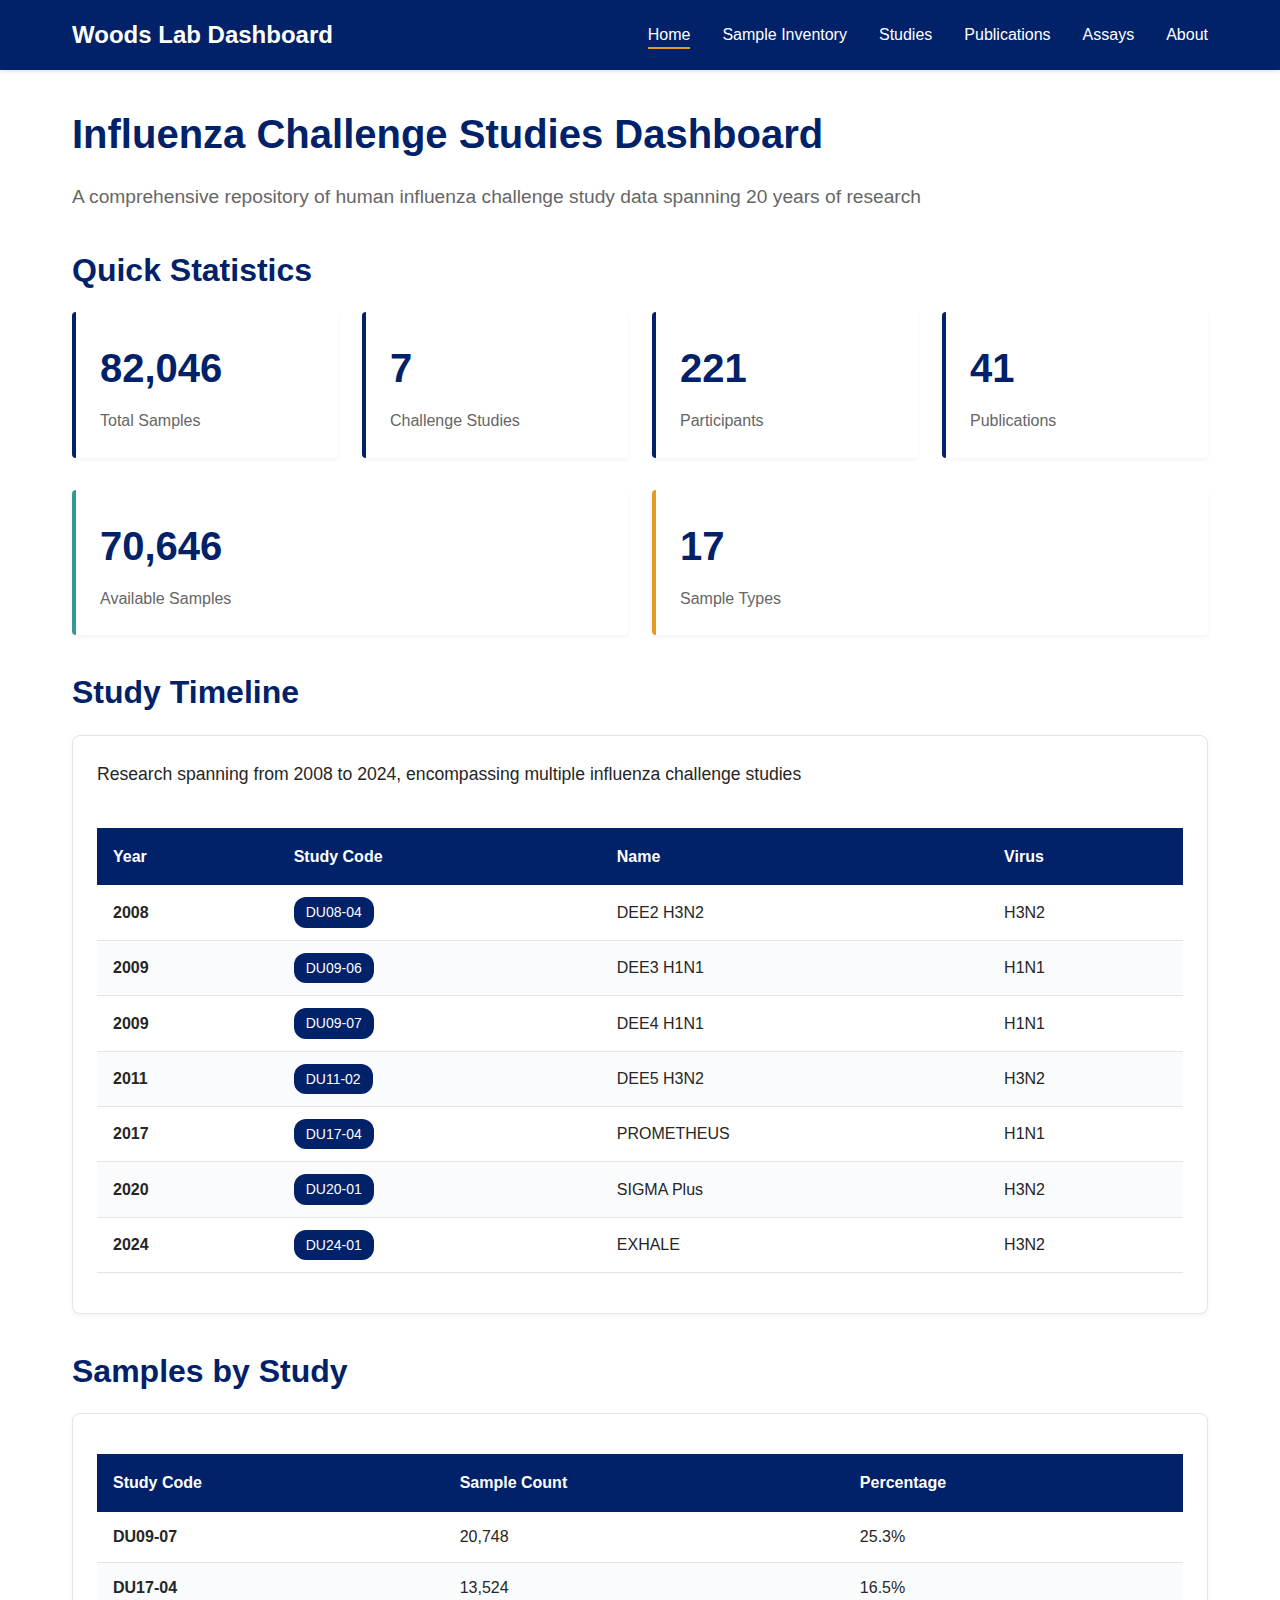
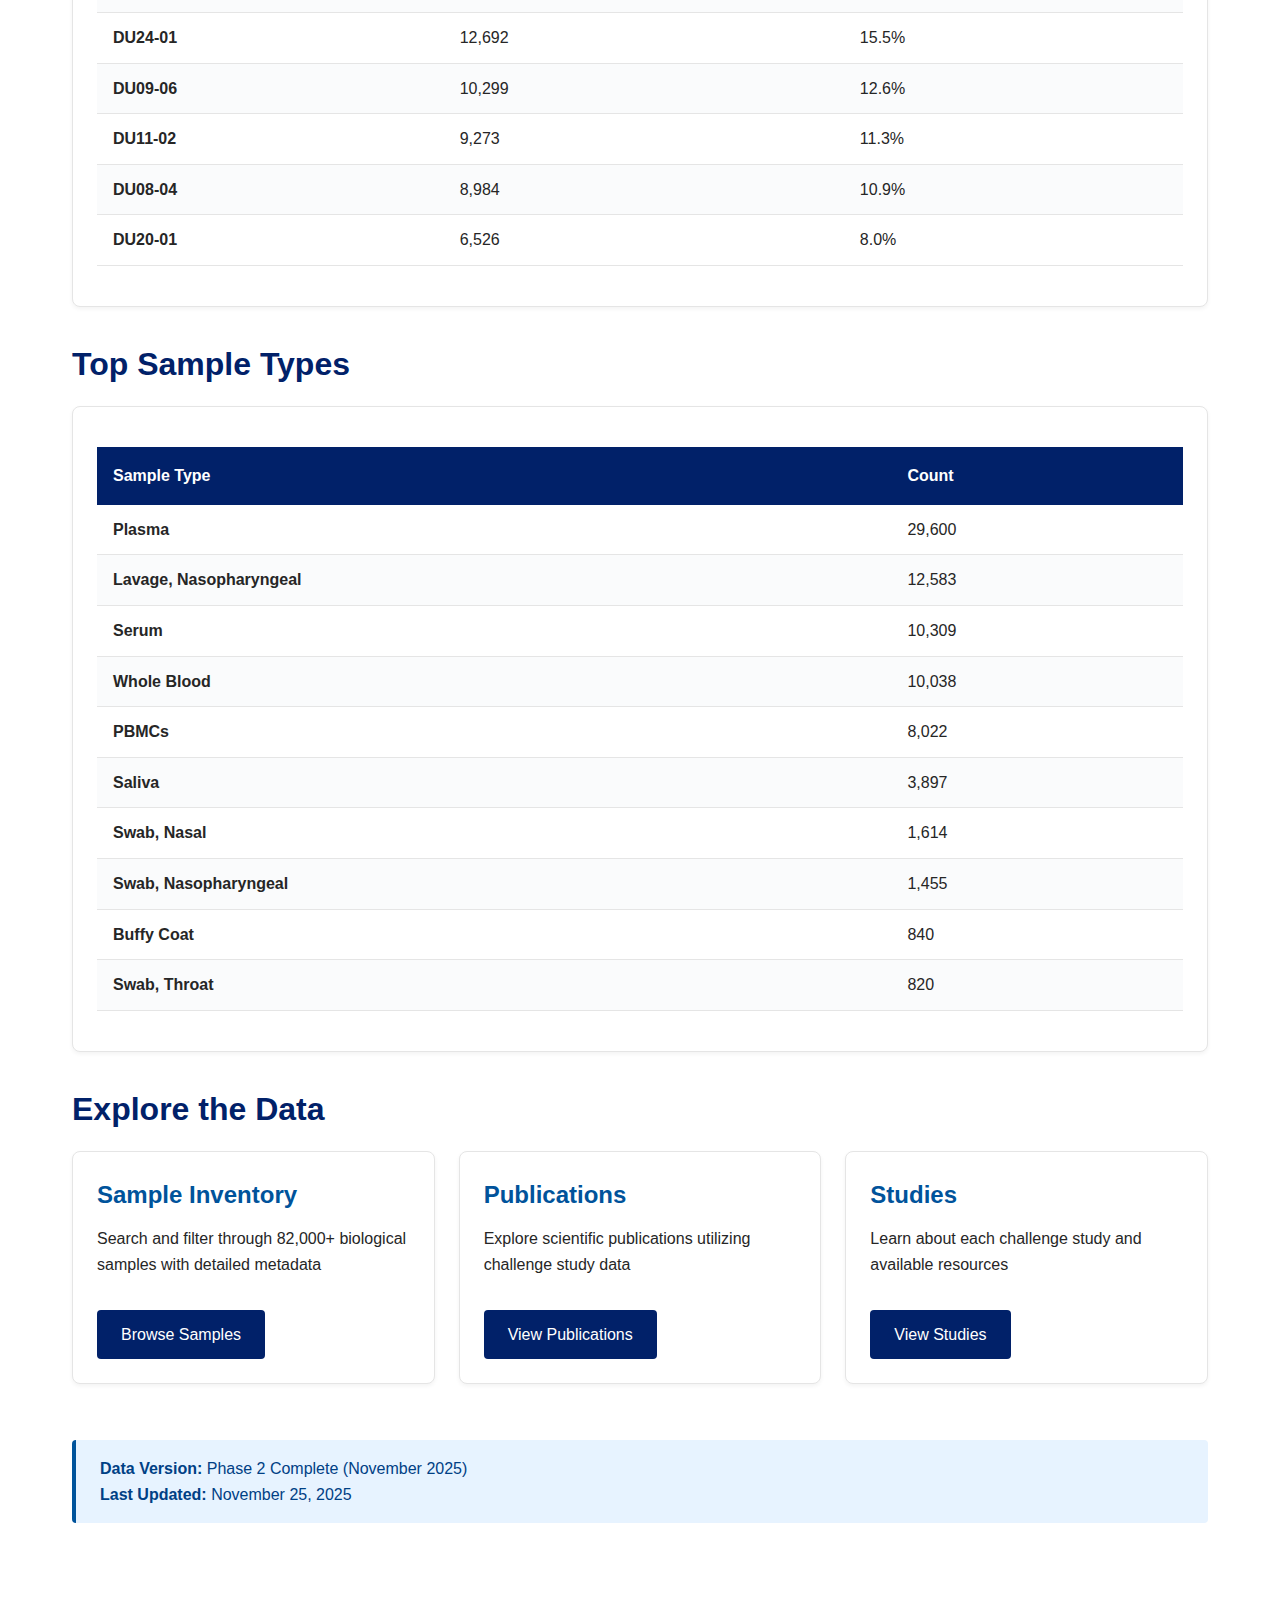
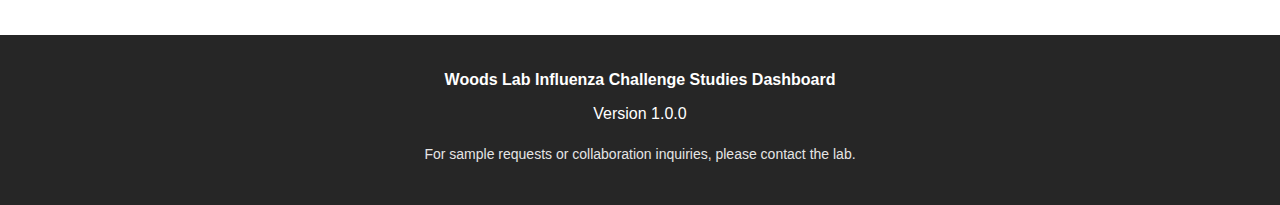
<file: index.html>
<!DOCTYPE html>
<html lang="en">
<head>
    <meta charset="UTF-8">
    <meta name="viewport" content="width=device-width, initial-scale=1.0">
    <title>Woods Lab Influenza Challenge Studies Dashboard</title>
    <link rel="stylesheet" href="css/main.css">
</head>
<body>
    <!-- Navigation -->
    <nav>
        <div class="nav-container">
            <a href="index.html" class="nav-brand">Woods Lab Dashboard</a>
            <ul class="nav-links">
                <li><a href="index.html">Home</a></li>
                <li><a href="samples.html">Sample Inventory</a></li>
                <li><a href="studies.html">Studies</a></li>
                <li><a href="publications.html">Publications</a></li>
                <li><a href="assays.html">Assays</a></li>
                <li><a href="about.html">About</a></li>
            </ul>
        </div>
    </nav>

    <!-- Main Content -->
    <main>
        <!-- Hero Section -->
        <section class="hero">
            <h1>Influenza Challenge Studies Dashboard</h1>
            <p style="font-size: 1.2rem; color: var(--graphite); margin-bottom: 2rem;">
                A comprehensive repository of human influenza challenge study data spanning 20 years of research
            </p>
        </section>

        <!-- Loading Indicator -->
        <div id="loading" class="text-center" style="margin: 3rem 0;">
            <div class="loading"></div>
            <p>Loading dashboard data...</p>
        </div>

        <!-- Statistics Section -->
        <section id="stats-section" class="hidden">
            <h2>Quick Statistics</h2>
            <div class="grid grid-4" id="stats-grid">
                <div class="stat-card">
                    <span class="stat-number" id="stat-samples">-</span>
                    <span class="stat-label">Total Samples</span>
                </div>
                <div class="stat-card">
                    <span class="stat-number" id="stat-studies">-</span>
                    <span class="stat-label">Challenge Studies</span>
                </div>
                <div class="stat-card">
                    <span class="stat-number" id="stat-participants">-</span>
                    <span class="stat-label">Participants</span>
                </div>
                <div class="stat-card">
                    <span class="stat-number" id="stat-publications">-</span>
                    <span class="stat-label">Publications</span>
                </div>
            </div>

            <div class="grid grid-2 mt-4">
                <div class="stat-card" style="border-left-color: var(--eno);">
                    <span class="stat-number" id="stat-available">-</span>
                    <span class="stat-label">Available Samples</span>
                </div>
                <div class="stat-card" style="border-left-color: var(--persimmon);">
                    <span class="stat-number" id="stat-types">-</span>
                    <span class="stat-label">Sample Types</span>
                </div>
            </div>
        </section>

        <!-- Study Timeline -->
        <section id="timeline-section" class="hidden mt-4">
            <h2>Study Timeline</h2>
            <div class="card">
                <p style="font-size: 1.1rem; margin-bottom: 1.5rem;">
                    Research spanning from 2008 to 2024, encompassing multiple influenza challenge studies
                </p>
                <div id="timeline-content"></div>
            </div>
        </section>

        <!-- Samples by Study -->
        <section id="study-breakdown-section" class="hidden mt-4">
            <h2>Samples by Study</h2>
            <div class="card">
                <div id="study-breakdown"></div>
            </div>
        </section>

        <!-- Sample Types Distribution -->
        <section id="sample-types-section" class="hidden mt-4">
            <h2>Top Sample Types</h2>
            <div class="card">
                <div id="sample-types"></div>
            </div>
        </section>

        <!-- Quick Links -->
        <section class="mt-4">
            <h2>Explore the Data</h2>
            <div class="grid grid-3">
                <div class="card">
                    <h3>Sample Inventory</h3>
                    <p>Search and filter through 82,000+ biological samples with detailed metadata</p>
                    <a href="samples.html" class="btn mt-2">Browse Samples</a>
                </div>
                <div class="card">
                    <h3>Publications</h3>
                    <p>Explore scientific publications utilizing challenge study data</p>
                    <a href="publications.html" class="btn mt-2">View Publications</a>
                </div>
                <div class="card">
                    <h3>Studies</h3>
                    <p>Learn about each challenge study and available resources</p>
                    <a href="studies.html" class="btn mt-2">View Studies</a>
                </div>
            </div>
        </section>

        <!-- Data Version Info -->
        <section class="mt-4">
            <div class="alert alert-info">
                <strong>Data Version:</strong> <span id="data-version">Loading...</span><br>
                <strong>Last Updated:</strong> <span id="last-updated">Loading...</span>
            </div>
        </section>
    </main>

    <!-- Footer -->
    <footer>
        <div class="footer-container">
            <p><strong>Woods Lab Influenza Challenge Studies Dashboard</strong></p>
            <p>Version <span id="version">1.0.0</span></p>
            <p style="margin-top: 1rem; font-size: 0.875rem; color: var(--hatteras);">
                For sample requests or collaboration inquiries, please contact the lab.
            </p>
        </div>
    </footer>

    <!-- JavaScript -->
    <script src="js/main.js"></script>
    <script>
        // Load dashboard data
        async function loadDashboard() {
            try {
                // Load configuration
                const configResponse = await fetch('data/config.json');
                const config = await configResponse.json();

                // Load statistics
                const statsResponse = await fetch('data/sample_statistics.json');
                const stats = await statsResponse.json();

                // Load publication statistics
                const pubStatsResponse = await fetch('data/publication_statistics.json');
                const pubStats = await pubStatsResponse.json();

                // Update statistics
                document.getElementById('stat-samples').textContent = stats.total_samples.toLocaleString();
                document.getElementById('stat-studies').textContent = stats.total_studies;
                document.getElementById('stat-participants').textContent = stats.total_participants;
                document.getElementById('stat-publications').textContent = pubStats.total_publications;
                document.getElementById('stat-available').textContent = stats.available_samples.toLocaleString();
                document.getElementById('stat-types').textContent = stats.total_sample_types;

                // Update version info
                document.getElementById('data-version').textContent = config.data_version;
                const lastUpdated = new Date(config.last_updated);
                document.getElementById('last-updated').textContent = lastUpdated.toLocaleDateString('en-US', {
                    year: 'numeric',
                    month: 'long',
                    day: 'numeric'
                });
                document.getElementById('version').textContent = config.version;

                // Display study breakdown
                displayStudyBreakdown(stats.samples_by_study);

                // Display sample types
                displaySampleTypes(stats.samples_by_type);

                // Display timeline
                displayTimeline(config);

                // Hide loading, show content
                document.getElementById('loading').classList.add('hidden');
                document.getElementById('stats-section').classList.remove('hidden');
                document.getElementById('timeline-section').classList.remove('hidden');
                document.getElementById('study-breakdown-section').classList.remove('hidden');
                document.getElementById('sample-types-section').classList.remove('hidden');

            } catch (error) {
                console.error('Error loading dashboard:', error);
                document.getElementById('loading').innerHTML = `
                    <div class="alert alert-warning">
                        <strong>Error loading dashboard data.</strong><br>
                        Please ensure all data files are present in the data/ directory.
                    </div>
                `;
            }
        }

        function displayStudyBreakdown(studyData) {
            const container = document.getElementById('study-breakdown');
            const sortedStudies = Object.entries(studyData).sort((a, b) => b[1] - a[1]);

            let html = '<table><thead><tr><th>Study Code</th><th>Sample Count</th><th>Percentage</th></tr></thead><tbody>';

            const total = Object.values(studyData).reduce((sum, count) => sum + count, 0);

            sortedStudies.forEach(([study, count]) => {
                const percentage = ((count / total) * 100).toFixed(1);
                html += `
                    <tr>
                        <td><strong>${study}</strong></td>
                        <td>${count.toLocaleString()}</td>
                        <td>${percentage}%</td>
                    </tr>
                `;
            });

            html += '</tbody></table>';
            container.innerHTML = html;
        }

        function displaySampleTypes(typeData) {
            const container = document.getElementById('sample-types');
            const sortedTypes = Object.entries(typeData).sort((a, b) => b[1] - a[1]);

            let html = '<table><thead><tr><th>Sample Type</th><th>Count</th></tr></thead><tbody>';

            sortedTypes.forEach(([type, count]) => {
                html += `
                    <tr>
                        <td><strong>${type}</strong></td>
                        <td>${count.toLocaleString()}</td>
                    </tr>
                `;
            });

            html += '</tbody></table>';
            container.innerHTML = html;
        }

        function displayTimeline(config) {
            const container = document.getElementById('timeline-content');
            const studies = [
                { code: 'DU08-04', name: 'DEE2 H3N2', year: 2008, virus: 'H3N2' },
                { code: 'DU09-06', name: 'DEE3 H1N1', year: 2009, virus: 'H1N1' },
                { code: 'DU09-07', name: 'DEE4 H1N1', year: 2009, virus: 'H1N1' },
                { code: 'DU11-02', name: 'DEE5 H3N2', year: 2011, virus: 'H3N2' },
                { code: 'DU17-04', name: 'PROMETHEUS', year: 2017, virus: 'H1N1' },
                { code: 'DU20-01', name: 'SIGMA Plus', year: 2020, virus: 'H3N2' },
                { code: 'DU24-01', name: 'EXHALE', year: 2024, virus: 'H3N2' }
            ];

            let html = '<div style="overflow-x: auto;">';
            html += '<table><thead><tr><th>Year</th><th>Study Code</th><th>Name</th><th>Virus</th></tr></thead><tbody>';

            studies.forEach(study => {
                html += `
                    <tr>
                        <td><strong>${study.year}</strong></td>
                        <td><span class="badge badge-primary">${study.code}</span></td>
                        <td>${study.name}</td>
                        <td>${study.virus}</td>
                    </tr>
                `;
            });

            html += '</tbody></table></div>';
            container.innerHTML = html;
        }

        // Load on page load
        document.addEventListener('DOMContentLoaded', loadDashboard);
    </script>
</body>
</html>
</file>
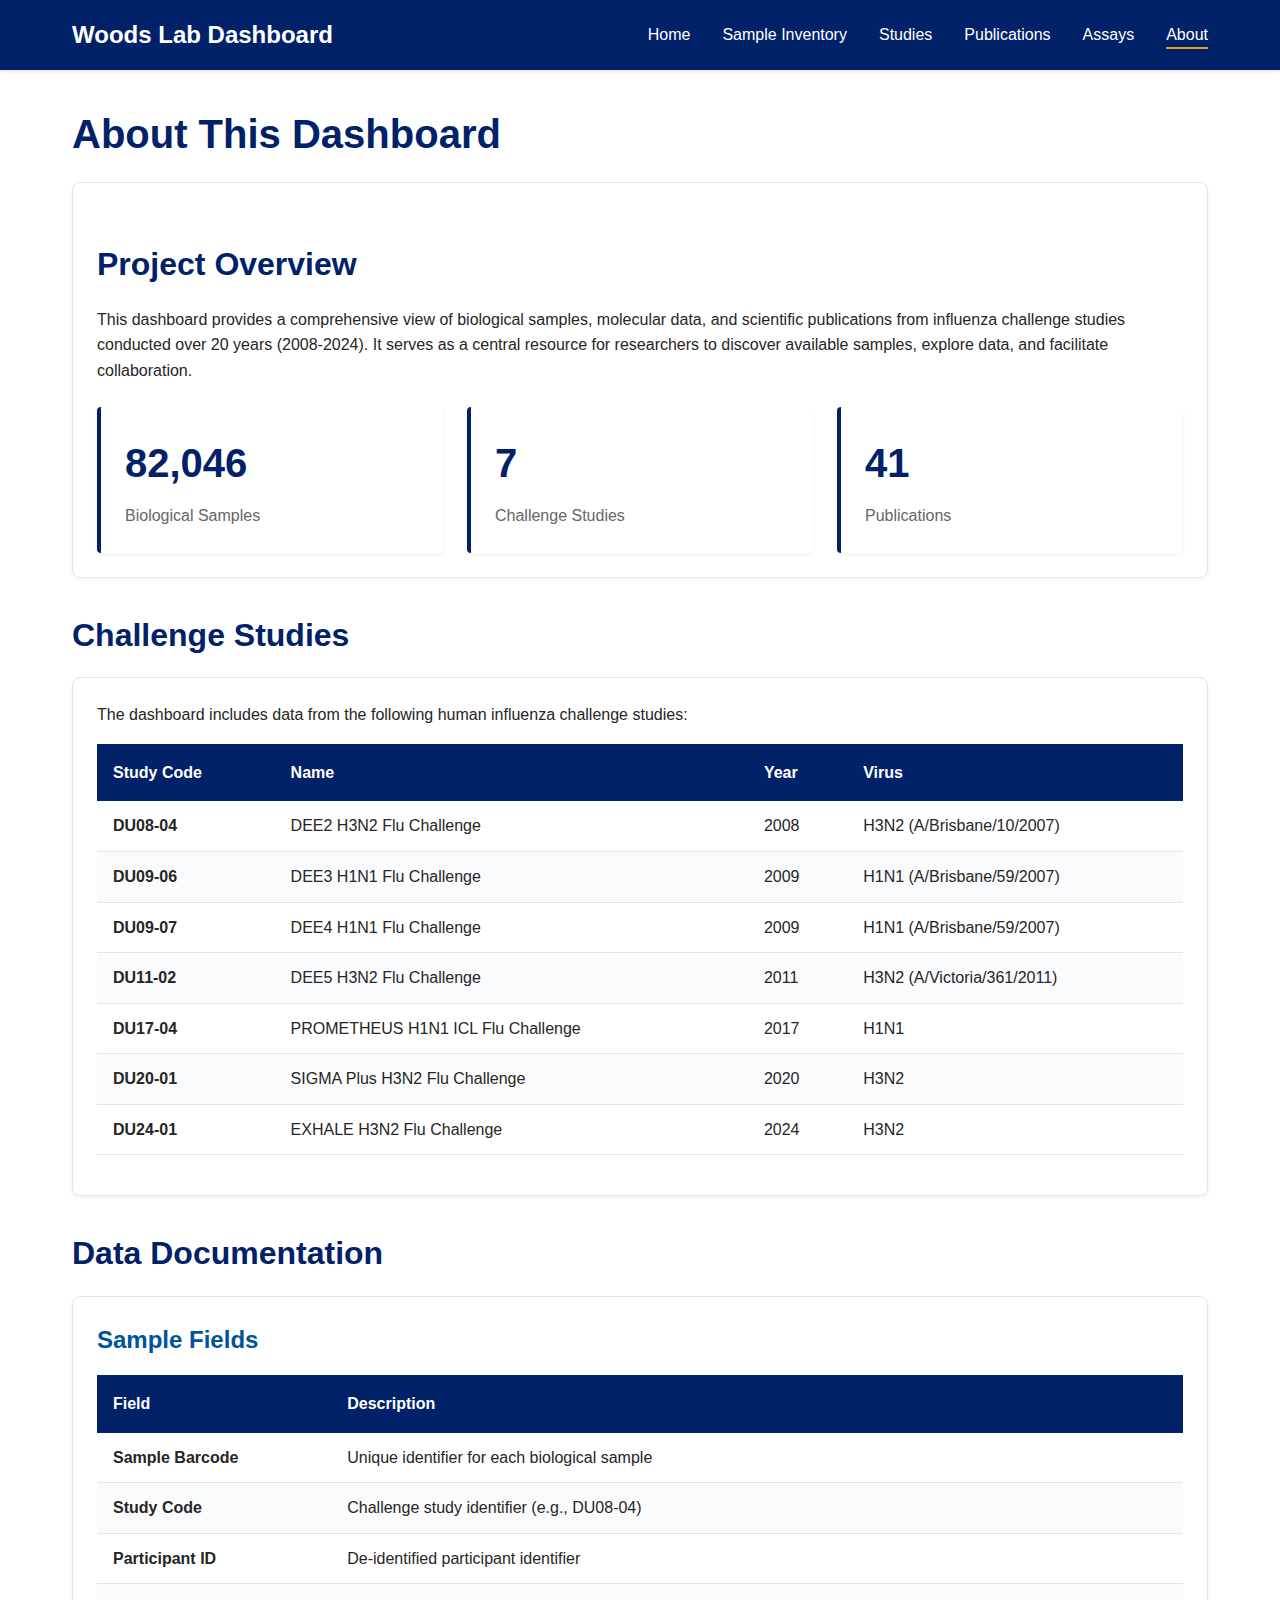
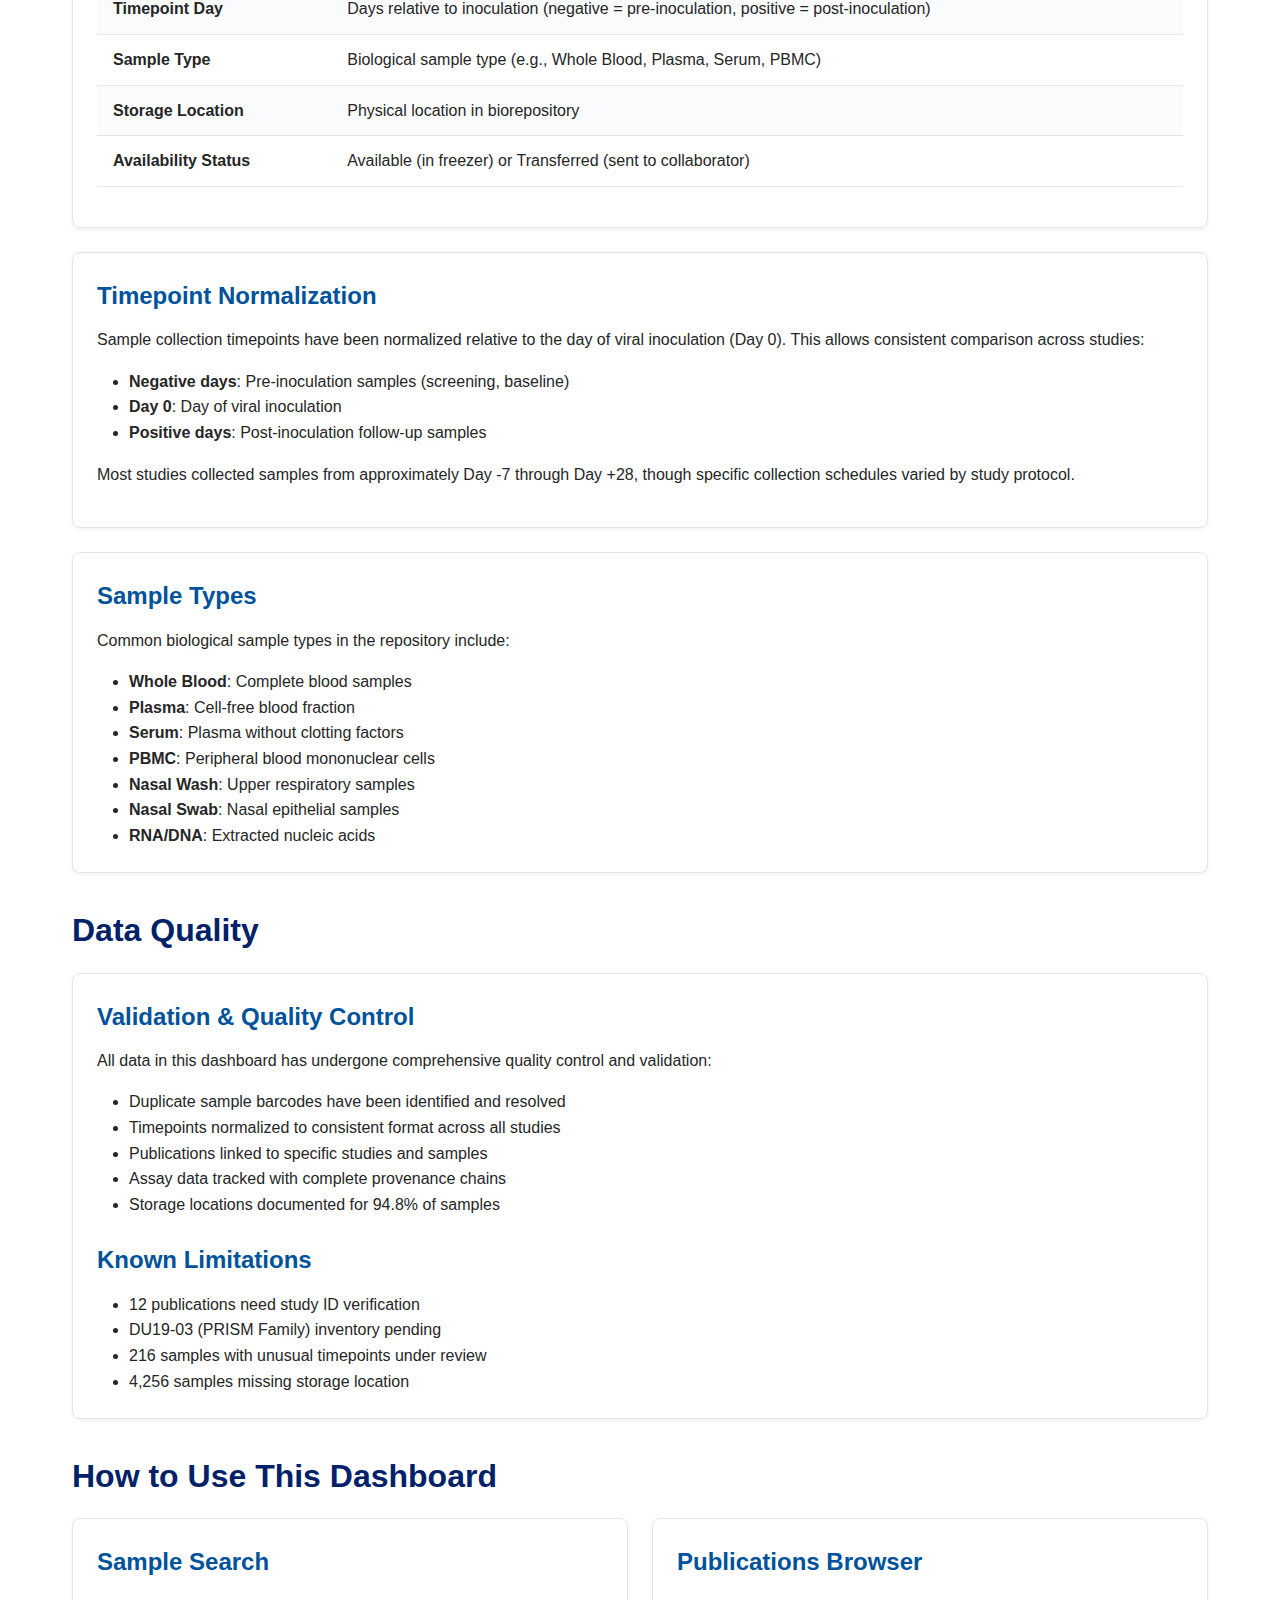
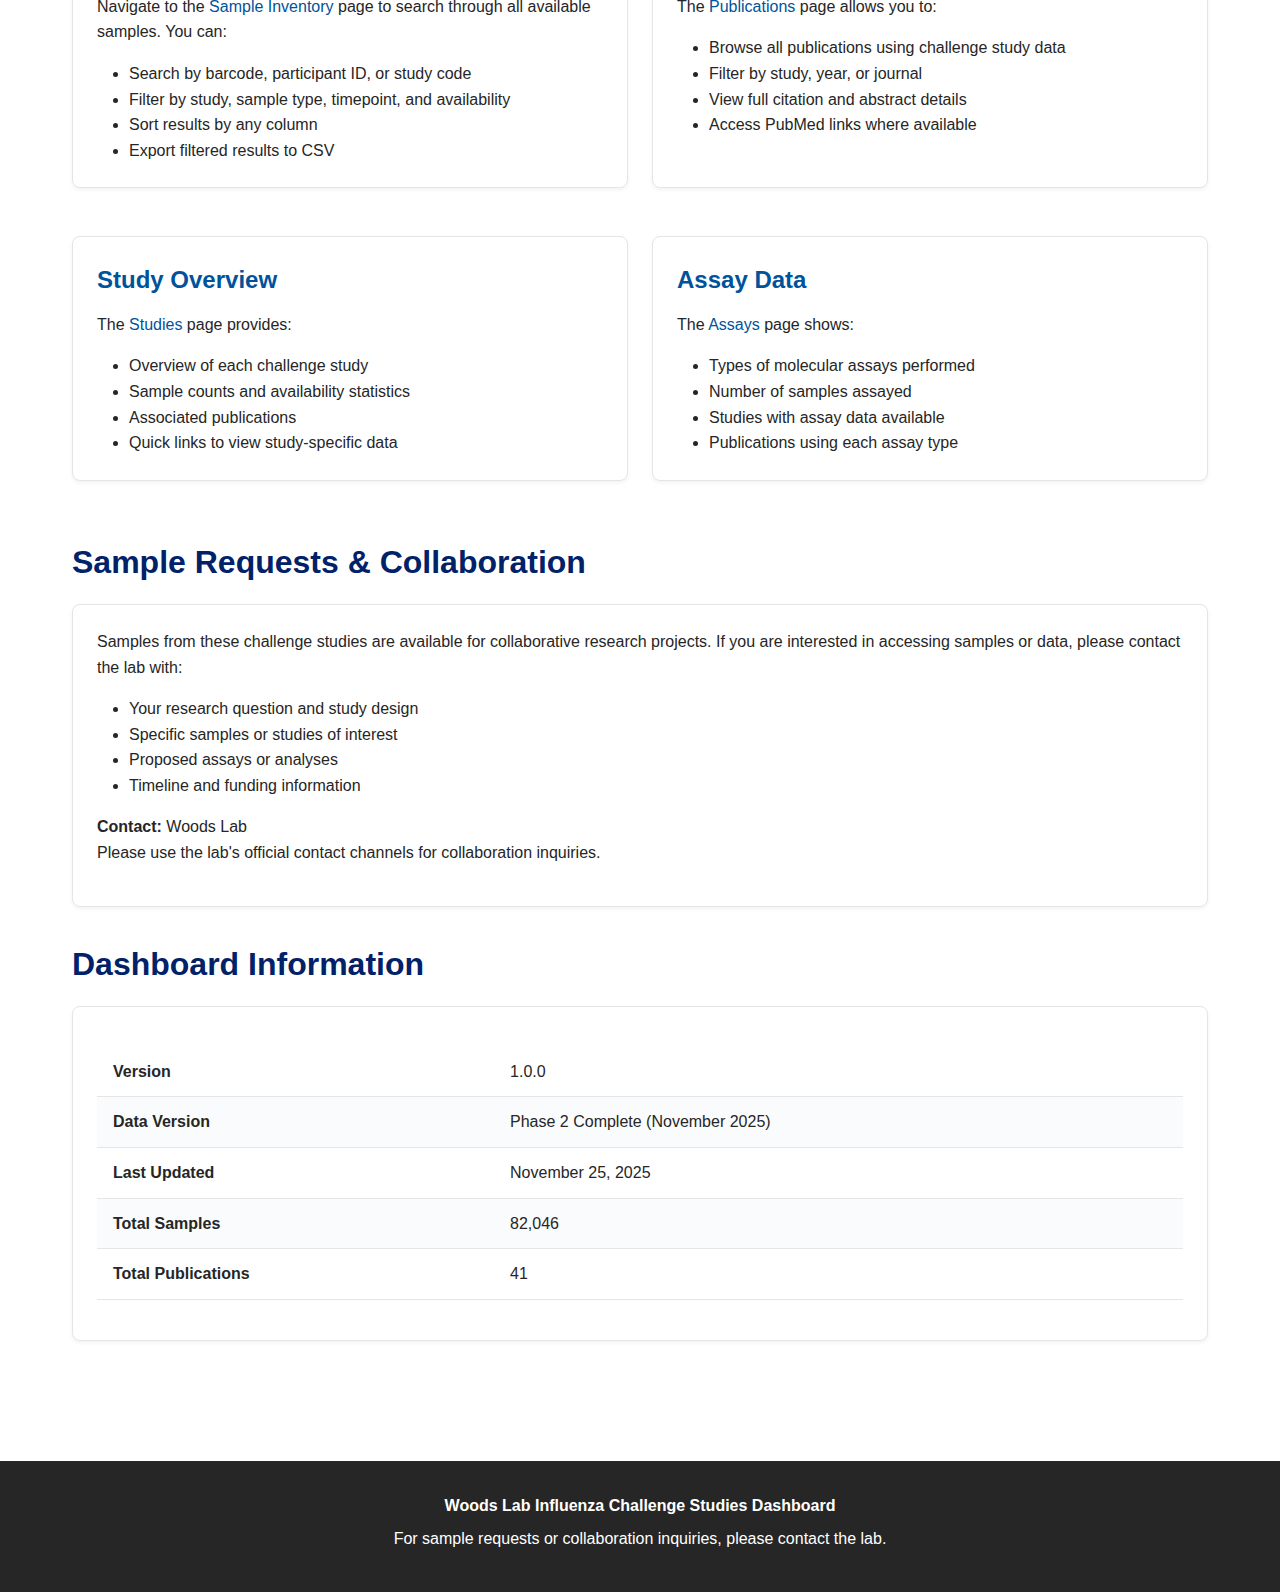
<file: about.html>
<!DOCTYPE html>
<html lang="en">
<head>
    <meta charset="UTF-8">
    <meta name="viewport" content="width=device-width, initial-scale=1.0">
    <title>About - Woods Lab Dashboard</title>
    <link rel="stylesheet" href="css/main.css">
</head>
<body>
    <!-- Navigation -->
    <nav>
        <div class="nav-container">
            <a href="index.html" class="nav-brand">Woods Lab Dashboard</a>
            <ul class="nav-links">
                <li><a href="index.html">Home</a></li>
                <li><a href="samples.html">Sample Inventory</a></li>
                <li><a href="studies.html">Studies</a></li>
                <li><a href="publications.html">Publications</a></li>
                <li><a href="assays.html">Assays</a></li>
                <li><a href="about.html">About</a></li>
            </ul>
        </div>
    </nav>

    <!-- Main Content -->
    <main>
        <h1>About This Dashboard</h1>

        <!-- Project Overview -->
        <section class="card">
            <h2>Project Overview</h2>
            <p>
                This dashboard provides a comprehensive view of biological samples, molecular data, and
                scientific publications from influenza challenge studies conducted over 20 years (2008-2024).
                It serves as a central resource for researchers to discover available samples, explore data,
                and facilitate collaboration.
            </p>
            <div class="grid grid-3" style="margin-top: 1.5rem;">
                <div class="stat-card">
                    <span class="stat-number" id="total-samples">82,046</span>
                    <span class="stat-label">Biological Samples</span>
                </div>
                <div class="stat-card">
                    <span class="stat-number">7</span>
                    <span class="stat-label">Challenge Studies</span>
                </div>
                <div class="stat-card">
                    <span class="stat-number" id="total-publications">31</span>
                    <span class="stat-label">Publications</span>
                </div>
            </div>
        </section>

        <!-- Studies Overview -->
        <section>
            <h2>Challenge Studies</h2>
            <div class="card">
                <p>The dashboard includes data from the following human influenza challenge studies:</p>

                <table style="margin-top: 1rem;">
                    <thead>
                        <tr>
                            <th>Study Code</th>
                            <th>Name</th>
                            <th>Year</th>
                            <th>Virus</th>
                        </tr>
                    </thead>
                    <tbody>
                        <tr>
                            <td><strong>DU08-04</strong></td>
                            <td>DEE2 H3N2 Flu Challenge</td>
                            <td>2008</td>
                            <td>H3N2 (A/Brisbane/10/2007)</td>
                        </tr>
                        <tr>
                            <td><strong>DU09-06</strong></td>
                            <td>DEE3 H1N1 Flu Challenge</td>
                            <td>2009</td>
                            <td>H1N1 (A/Brisbane/59/2007)</td>
                        </tr>
                        <tr>
                            <td><strong>DU09-07</strong></td>
                            <td>DEE4 H1N1 Flu Challenge</td>
                            <td>2009</td>
                            <td>H1N1 (A/Brisbane/59/2007)</td>
                        </tr>
                        <tr>
                            <td><strong>DU11-02</strong></td>
                            <td>DEE5 H3N2 Flu Challenge</td>
                            <td>2011</td>
                            <td>H3N2 (A/Victoria/361/2011)</td>
                        </tr>
                        <tr>
                            <td><strong>DU17-04</strong></td>
                            <td>PROMETHEUS H1N1 ICL Flu Challenge</td>
                            <td>2017</td>
                            <td>H1N1</td>
                        </tr>
                        <tr>
                            <td><strong>DU20-01</strong></td>
                            <td>SIGMA Plus H3N2 Flu Challenge</td>
                            <td>2020</td>
                            <td>H3N2</td>
                        </tr>
                        <tr>
                            <td><strong>DU24-01</strong></td>
                            <td>EXHALE H3N2 Flu Challenge</td>
                            <td>2024</td>
                            <td>H3N2</td>
                        </tr>
                    </tbody>
                </table>
            </div>
        </section>

        <!-- Data Documentation -->
        <section>
            <h2>Data Documentation</h2>

            <div class="card">
                <h3>Sample Fields</h3>
                <table>
                    <thead>
                        <tr>
                            <th>Field</th>
                            <th>Description</th>
                        </tr>
                    </thead>
                    <tbody>
                        <tr>
                            <td><strong>Sample Barcode</strong></td>
                            <td>Unique identifier for each biological sample</td>
                        </tr>
                        <tr>
                            <td><strong>Study Code</strong></td>
                            <td>Challenge study identifier (e.g., DU08-04)</td>
                        </tr>
                        <tr>
                            <td><strong>Participant ID</strong></td>
                            <td>De-identified participant identifier</td>
                        </tr>
                        <tr>
                            <td><strong>Timepoint Day</strong></td>
                            <td>Days relative to inoculation (negative = pre-inoculation, positive = post-inoculation)</td>
                        </tr>
                        <tr>
                            <td><strong>Sample Type</strong></td>
                            <td>Biological sample type (e.g., Whole Blood, Plasma, Serum, PBMC)</td>
                        </tr>
                        <tr>
                            <td><strong>Storage Location</strong></td>
                            <td>Physical location in biorepository</td>
                        </tr>
                        <tr>
                            <td><strong>Availability Status</strong></td>
                            <td>Available (in freezer) or Transferred (sent to collaborator)</td>
                        </tr>
                    </tbody>
                </table>
            </div>

            <div class="card">
                <h3>Timepoint Normalization</h3>
                <p>
                    Sample collection timepoints have been normalized relative to the day of viral inoculation
                    (Day 0). This allows consistent comparison across studies:
                </p>
                <ul style="margin-top: 0.5rem; margin-left: 2rem;">
                    <li><strong>Negative days</strong>: Pre-inoculation samples (screening, baseline)</li>
                    <li><strong>Day 0</strong>: Day of viral inoculation</li>
                    <li><strong>Positive days</strong>: Post-inoculation follow-up samples</li>
                </ul>
                <p style="margin-top: 1rem;">
                    Most studies collected samples from approximately Day -7 through Day +28, though specific
                    collection schedules varied by study protocol.
                </p>
            </div>

            <div class="card">
                <h3>Sample Types</h3>
                <p>Common biological sample types in the repository include:</p>
                <ul style="margin-top: 0.5rem; margin-left: 2rem;">
                    <li><strong>Whole Blood</strong>: Complete blood samples</li>
                    <li><strong>Plasma</strong>: Cell-free blood fraction</li>
                    <li><strong>Serum</strong>: Plasma without clotting factors</li>
                    <li><strong>PBMC</strong>: Peripheral blood mononuclear cells</li>
                    <li><strong>Nasal Wash</strong>: Upper respiratory samples</li>
                    <li><strong>Nasal Swab</strong>: Nasal epithelial samples</li>
                    <li><strong>RNA/DNA</strong>: Extracted nucleic acids</li>
                </ul>
            </div>
        </section>

        <!-- Data Quality -->
        <section>
            <h2>Data Quality</h2>
            <div class="card">
                <h3>Validation & Quality Control</h3>
                <p>
                    All data in this dashboard has undergone comprehensive quality control and validation:
                </p>
                <ul style="margin-top: 0.5rem; margin-left: 2rem; margin-bottom: 1rem;">
                    <li>Duplicate sample barcodes have been identified and resolved</li>
                    <li>Timepoints normalized to consistent format across all studies</li>
                    <li>Publications linked to specific studies and samples</li>
                    <li>Assay data tracked with complete provenance chains</li>
                    <li>Storage locations documented for 94.8% of samples</li>
                </ul>

                <h3 style="margin-top: 1.5rem;">Known Limitations</h3>
                <div id="known-issues-list"></div>
            </div>
        </section>

        <!-- How to Use -->
        <section>
            <h2>How to Use This Dashboard</h2>
            <div class="grid grid-2">
                <div class="card">
                    <h3>Sample Search</h3>
                    <p>
                        Navigate to the <a href="samples.html">Sample Inventory</a> page to search
                        through all available samples. You can:
                    </p>
                    <ul style="margin-left: 2rem;">
                        <li>Search by barcode, participant ID, or study code</li>
                        <li>Filter by study, sample type, timepoint, and availability</li>
                        <li>Sort results by any column</li>
                        <li>Export filtered results to CSV</li>
                    </ul>
                </div>

                <div class="card">
                    <h3>Publications Browser</h3>
                    <p>
                        The <a href="publications.html">Publications</a> page allows you to:
                    </p>
                    <ul style="margin-left: 2rem;">
                        <li>Browse all publications using challenge study data</li>
                        <li>Filter by study, year, or journal</li>
                        <li>View full citation and abstract details</li>
                        <li>Access PubMed links where available</li>
                    </ul>
                </div>

                <div class="card">
                    <h3>Study Overview</h3>
                    <p>
                        The <a href="studies.html">Studies</a> page provides:
                    </p>
                    <ul style="margin-left: 2rem;">
                        <li>Overview of each challenge study</li>
                        <li>Sample counts and availability statistics</li>
                        <li>Associated publications</li>
                        <li>Quick links to view study-specific data</li>
                    </ul>
                </div>

                <div class="card">
                    <h3>Assay Data</h3>
                    <p>
                        The <a href="assays.html">Assays</a> page shows:
                    </p>
                    <ul style="margin-left: 2rem;">
                        <li>Types of molecular assays performed</li>
                        <li>Number of samples assayed</li>
                        <li>Studies with assay data available</li>
                        <li>Publications using each assay type</li>
                    </ul>
                </div>
            </div>
        </section>

        <!-- Sample Requests -->
        <section>
            <h2>Sample Requests & Collaboration</h2>
            <div class="card">
                <p>
                    Samples from these challenge studies are available for collaborative research projects.
                    If you are interested in accessing samples or data, please contact the lab with:
                </p>
                <ul style="margin-left: 2rem; margin-top: 0.5rem;">
                    <li>Your research question and study design</li>
                    <li>Specific samples or studies of interest</li>
                    <li>Proposed assays or analyses</li>
                    <li>Timeline and funding information</li>
                </ul>
                <p style="margin-top: 1rem;">
                    <strong>Contact:</strong> Woods Lab<br>
                    Please use the lab's official contact channels for collaboration inquiries.
                </p>
            </div>
        </section>

        <!-- Version Information -->
        <section>
            <h2>Dashboard Information</h2>
            <div class="card">
                <table>
                    <tbody>
                        <tr>
                            <td><strong>Version</strong></td>
                            <td id="version">Loading...</td>
                        </tr>
                        <tr>
                            <td><strong>Data Version</strong></td>
                            <td id="data-version">Loading...</td>
                        </tr>
                        <tr>
                            <td><strong>Last Updated</strong></td>
                            <td id="last-updated">Loading...</td>
                        </tr>
                        <tr>
                            <td><strong>Total Samples</strong></td>
                            <td id="sample-count">Loading...</td>
                        </tr>
                        <tr>
                            <td><strong>Total Publications</strong></td>
                            <td id="pub-count">Loading...</td>
                        </tr>
                    </tbody>
                </table>
            </div>
        </section>
    </main>

    <!-- Footer -->
    <footer>
        <div class="footer-container">
            <p><strong>Woods Lab Influenza Challenge Studies Dashboard</strong></p>
            <p>For sample requests or collaboration inquiries, please contact the lab.</p>
        </div>
    </footer>

    <!-- JavaScript -->
    <script src="js/main.js"></script>
    <script>
        async function loadAboutData() {
            try {
                const [configResponse, sampleStatsResponse, pubStatsResponse] = await Promise.all([
                    fetch('data/config.json'),
                    fetch('data/sample_statistics.json'),
                    fetch('data/publication_statistics.json')
                ]);

                const config = await configResponse.json();
                const sampleStats = await sampleStatsResponse.json();
                const pubStats = await pubStatsResponse.json();

                // Update version info
                document.getElementById('version').textContent = config.version;
                document.getElementById('data-version').textContent = config.data_version;

                const lastUpdated = new Date(config.last_updated);
                document.getElementById('last-updated').textContent = lastUpdated.toLocaleDateString('en-US', {
                    year: 'numeric',
                    month: 'long',
                    day: 'numeric'
                });

                document.getElementById('sample-count').textContent = sampleStats.total_samples.toLocaleString();
                document.getElementById('pub-count').textContent = pubStats.total_publications;

                // Update stats on page
                document.getElementById('total-samples').textContent = sampleStats.total_samples.toLocaleString();
                document.getElementById('total-publications').textContent = pubStats.total_publications;

                // Display known issues
                displayKnownIssues(config.known_issues || []);

            } catch (error) {
                console.error('Error loading about data:', error);
            }
        }

        function displayKnownIssues(issues) {
            const container = document.getElementById('known-issues-list');

            if (issues.length === 0) {
                container.innerHTML = '<p style="color: var(--eno);">No known issues at this time.</p>';
                return;
            }

            let html = '<ul style="margin-left: 2rem;">';
            issues.forEach(issue => {
                html += `<li>${issue}</li>`;
            });
            html += '</ul>';

            container.innerHTML = html;
        }

        document.addEventListener('DOMContentLoaded', loadAboutData);
    </script>
</body>
</html>
</file>
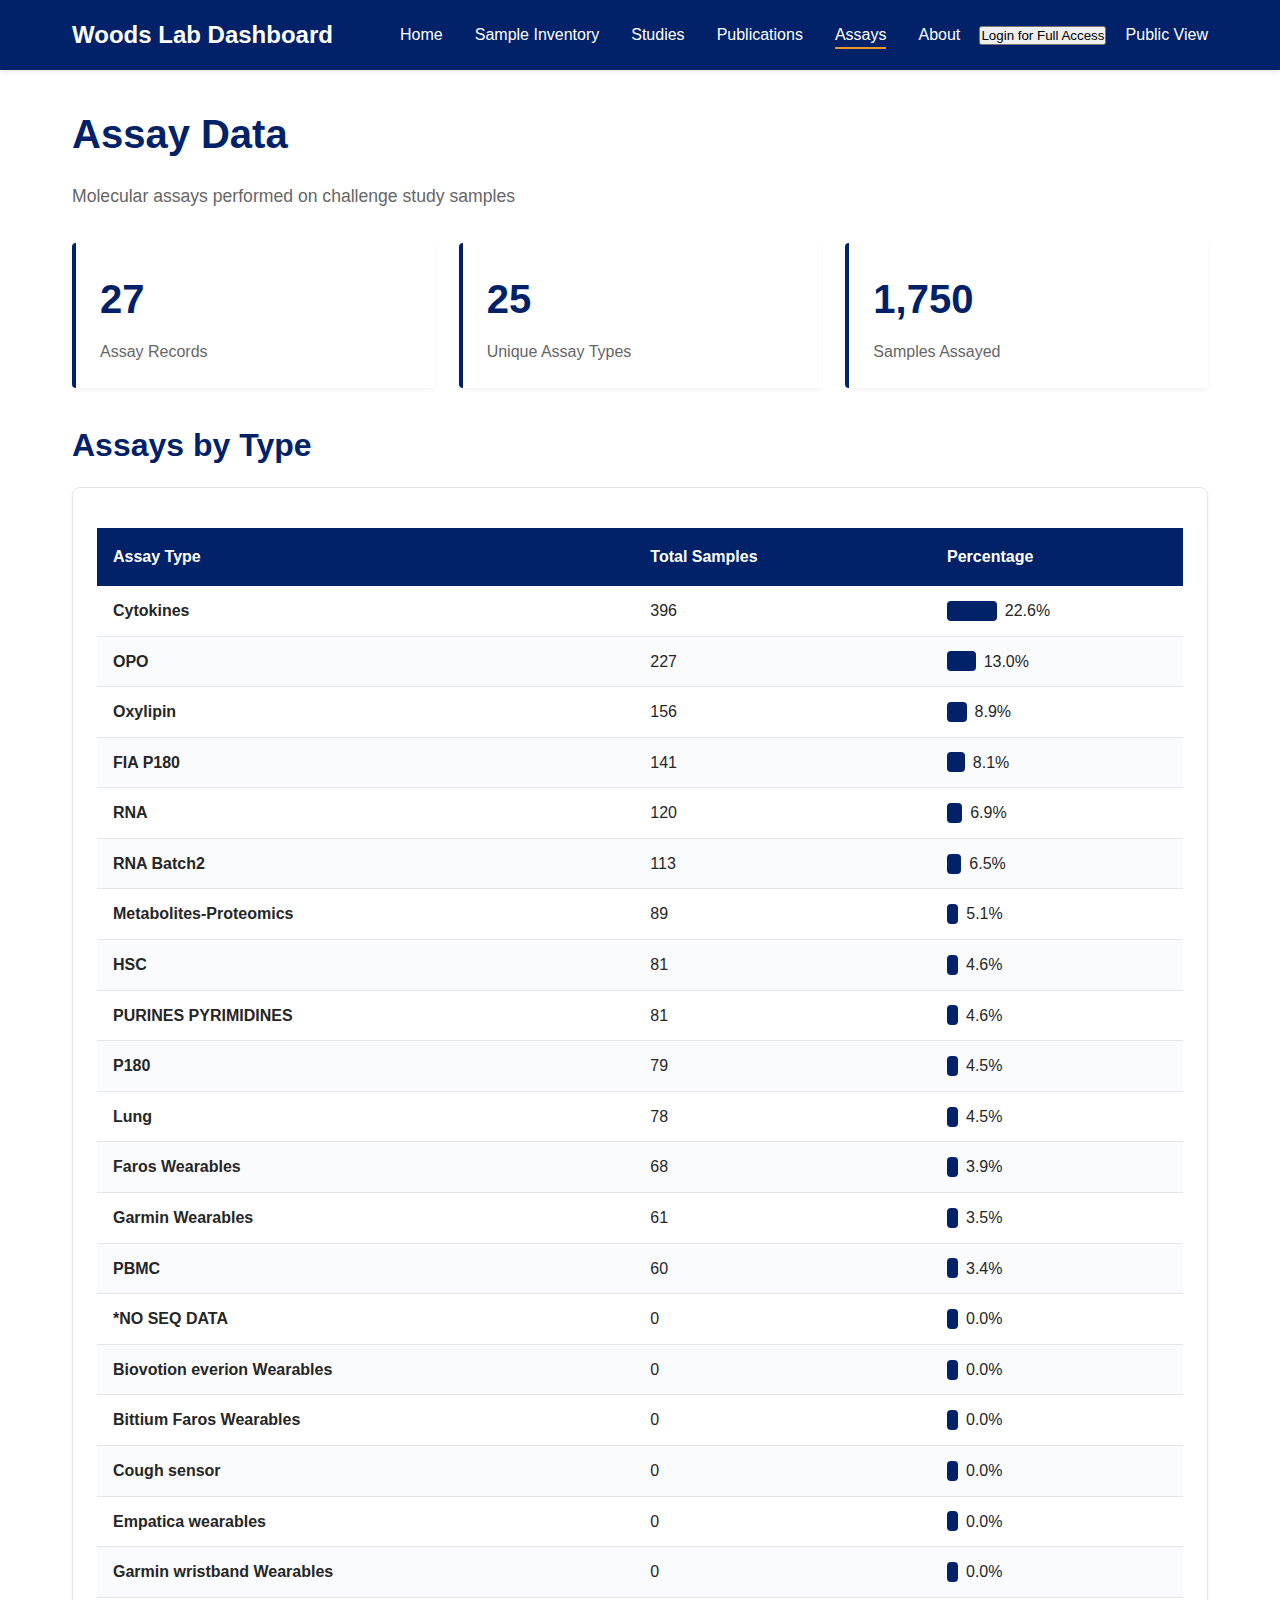
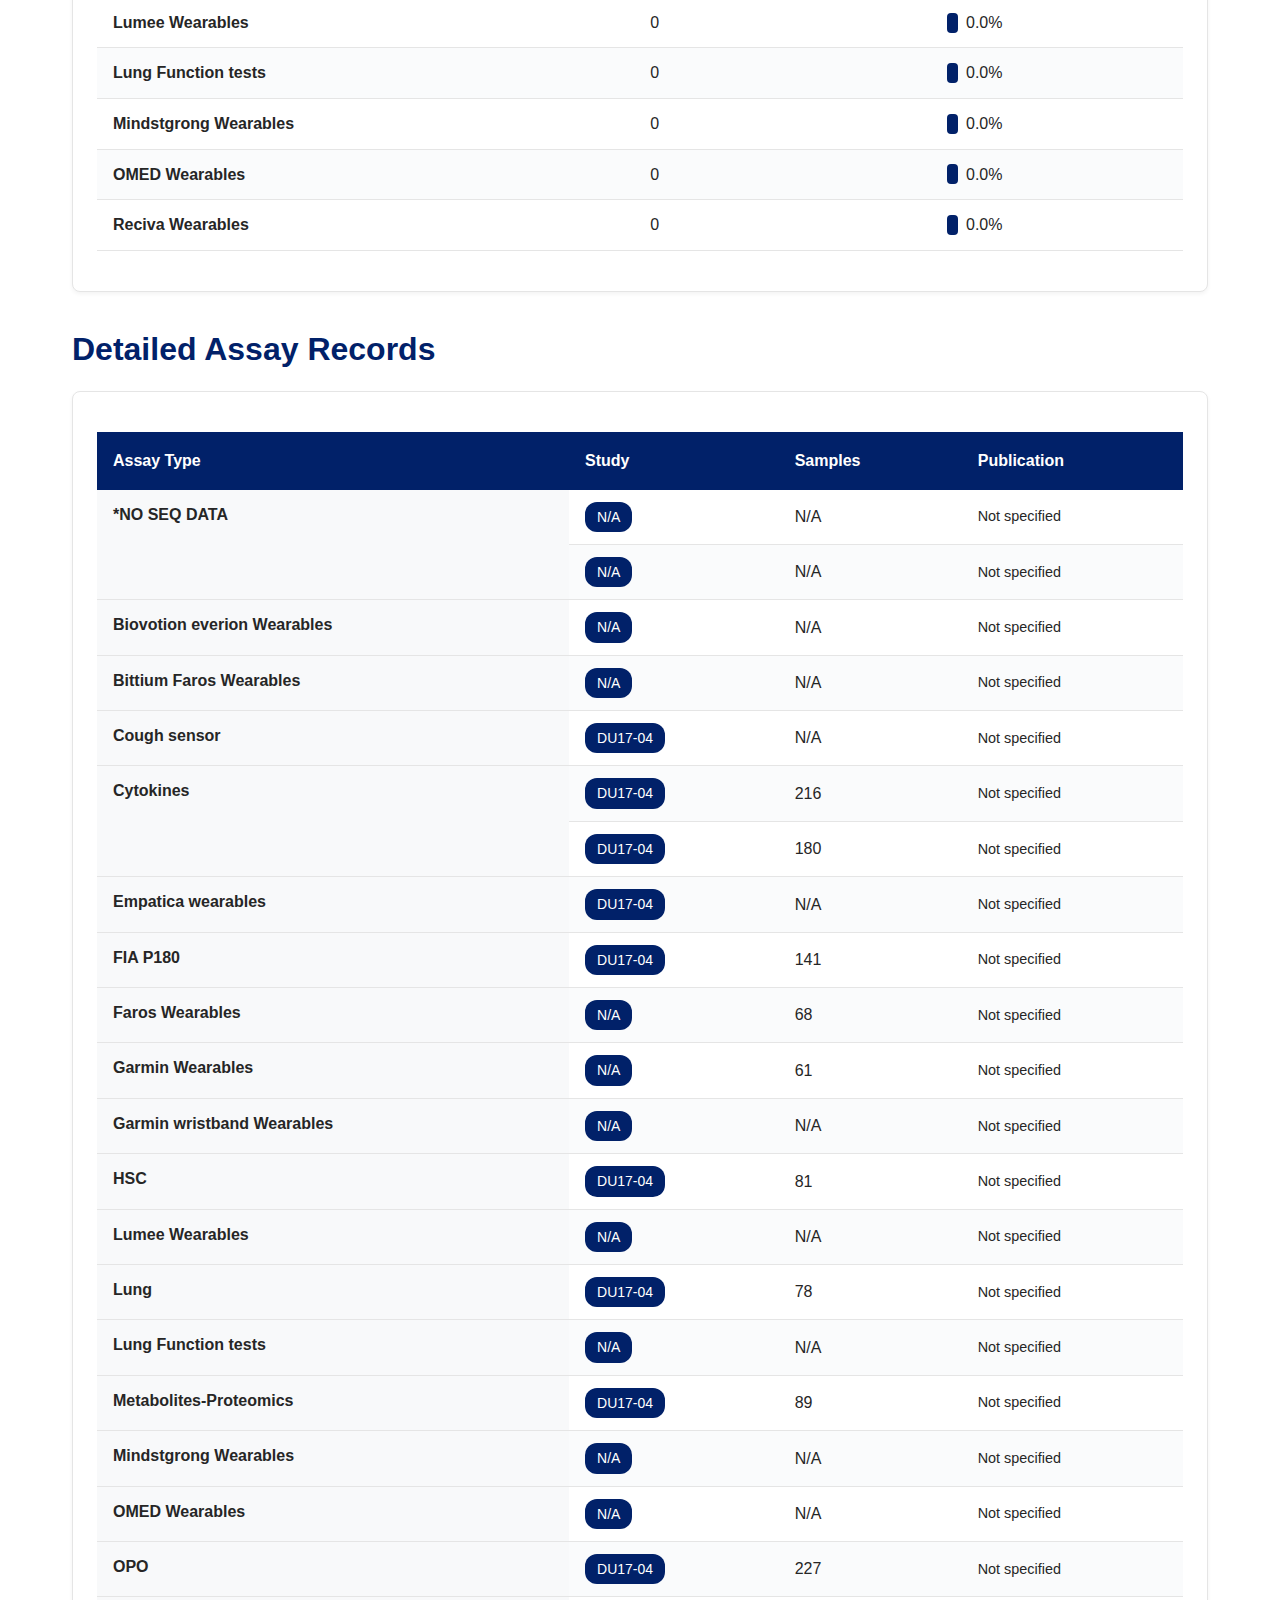
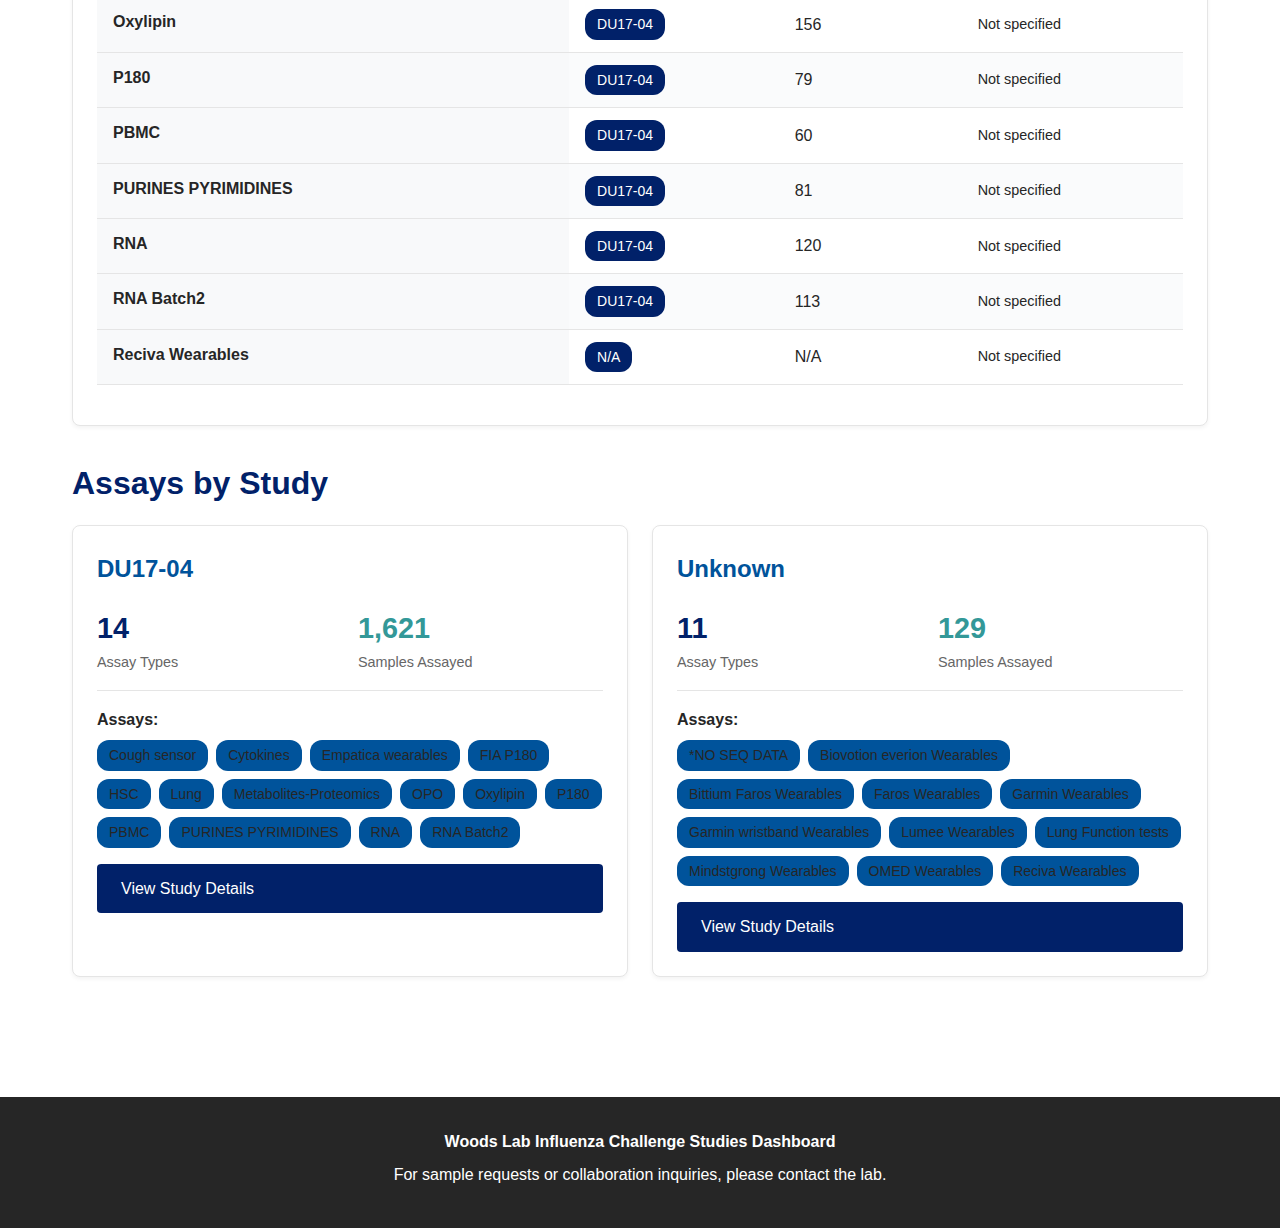
<file: assays.html>
<!DOCTYPE html>
<html lang="en">
<head>
    <meta charset="UTF-8">
    <meta name="viewport" content="width=device-width, initial-scale=1.0">
    <title>Assays - Woods Lab Dashboard</title>
    <link rel="stylesheet" href="css/main.css">
</head>
<body>
    <!-- Navigation -->
    <nav>
        <div class="nav-container">
            <a href="index.html" class="nav-brand" style="margin-right: 3rem;">Woods Lab Dashboard</a>
            <ul class="nav-links">
                <li><a href="index.html">Home</a></li>
                <li><a href="samples.html">Sample Inventory</a></li>
                <li><a href="studies.html">Studies</a></li>
                <li><a href="publications.html">Publications</a></li>
                <li><a href="assays.html">Assays</a></li>
                <li><a href="about.html">About</a></li>
            </ul>
        </div>
    </nav>

    <!-- Main Content -->
    <main>
        <h1>Assay Data</h1>
        <p style="font-size: 1.1rem; color: var(--graphite); margin-bottom: 2rem;">
            Molecular assays performed on challenge study samples
        </p>

        <!-- Statistics -->
        <div id="stats-section" class="grid grid-3 hidden" style="margin-bottom: 2rem;">
            <div class="stat-card">
                <span class="stat-number" id="stat-records">-</span>
                <span class="stat-label">Assay Records</span>
            </div>
            <div class="stat-card">
                <span class="stat-number" id="stat-types">-</span>
                <span class="stat-label">Unique Assay Types</span>
            </div>
            <div class="stat-card">
                <span class="stat-number" id="stat-samples">-</span>
                <span class="stat-label">Samples Assayed</span>
            </div>
        </div>

        <!-- Loading Indicator -->
        <div id="loading" class="text-center" style="margin: 3rem 0;">
            <div class="loading"></div>
            <p>Loading assay data...</p>
        </div>

        <!-- Assay Types Overview -->
        <div id="assays-overview" class="hidden">
            <h2>Assays by Type</h2>
            <div class="card">
                <div id="assays-by-type-chart"></div>
            </div>
        </div>

        <!-- Assay Records Table -->
        <div id="assays-table-section" class="hidden" style="margin-top: 2rem;">
            <h2>Detailed Assay Records</h2>
            <div class="card">
                <div style="overflow-x: auto;">
                    <table id="assays-table">
                        <thead>
                            <tr>
                                <th>Assay Type</th>
                                <th>Study</th>
                                <th>Samples</th>
                                <th>Publication</th>
                            </tr>
                        </thead>
                        <tbody id="assays-tbody"></tbody>
                    </table>
                </div>
            </div>
        </div>

        <!-- Studies with Assays -->
        <div id="studies-section" class="hidden" style="margin-top: 2rem;">
            <h2>Assays by Study</h2>
            <div class="grid grid-2" id="studies-grid"></div>
        </div>
    </main>

    <!-- Footer -->
    <footer>
        <div class="footer-container">
            <p><strong>Woods Lab Influenza Challenge Studies Dashboard</strong></p>
            <p>For sample requests or collaboration inquiries, please contact the lab.</p>
        </div>
    </footer>

    <!-- JavaScript -->
    <script src="js/auth.js"></script>
    <script src="js/main.js"></script>
    <script>
        let assaysData = [];
        let assayStats = {};

        // Load assays
        async function loadAssays() {
            try {
                const [assaysResponse, statsResponse] = await Promise.all([
                    fetch('data/assays.json'),
                    fetch('data/assay_statistics.json')
                ]);

                assaysData = await assaysResponse.json();
                assayStats = await statsResponse.json();

                displayStatistics();
                displayAssaysByType();
                displayAssaysTable();
                displayStudiesSection();

                document.getElementById('loading').classList.add('hidden');
                document.getElementById('stats-section').classList.remove('hidden');
                document.getElementById('assays-overview').classList.remove('hidden');
                document.getElementById('assays-table-section').classList.remove('hidden');
                document.getElementById('studies-section').classList.remove('hidden');

            } catch (error) {
                console.error('Error loading assays:', error);
                document.getElementById('loading').innerHTML = `
                    <div class="alert alert-warning">
                        <strong>Error loading assay data.</strong><br>
                        ${error.message}
                    </div>
                `;
            }
        }

        // Display statistics
        function displayStatistics() {
            document.getElementById('stat-records').textContent = assayStats.total_assay_records;
            document.getElementById('stat-types').textContent = assayStats.unique_assay_types;
            document.getElementById('stat-samples').textContent = assayStats.total_samples_assayed.toLocaleString();
        }

        // Display assays by type chart
        function displayAssaysByType() {
            const container = document.getElementById('assays-by-type-chart');
            const assaysByType = assayStats.assays_by_type || {};

            // Sort by sample count
            const sortedAssays = Object.entries(assaysByType).sort((a, b) => b[1] - a[1]);

            let html = '<table><thead><tr><th>Assay Type</th><th>Total Samples</th><th>Percentage</th></tr></thead><tbody>';

            const total = Object.values(assaysByType).reduce((sum, count) => sum + count, 0);

            sortedAssays.forEach(([assay, count]) => {
                const percentage = ((count / total) * 100).toFixed(1);
                const barWidth = Math.max(percentage, 5); // Minimum 5% for visibility

                html += `
                    <tr>
                        <td><strong>${assay}</strong></td>
                        <td>${count.toLocaleString()}</td>
                        <td>
                            <div style="display: flex; align-items: center; gap: 0.5rem;">
                                <div style="background-color: var(--primary-blue); width: ${barWidth}%; height: 20px; border-radius: 4px;"></div>
                                <span>${percentage}%</span>
                            </div>
                        </td>
                    </tr>
                `;
            });

            html += '</tbody></table>';
            container.innerHTML = html;
        }

        // Display assays table
        function displayAssaysTable() {
            const tbody = document.getElementById('assays-tbody');

            // Group by assay type
            const assayGroups = {};
            assaysData.forEach(record => {
                const assayType = record.Assay || 'Unknown';
                if (!assayGroups[assayType]) {
                    assayGroups[assayType] = [];
                }
                assayGroups[assayType].push(record);
            });

            let html = '';

            // Sort assay types alphabetically
            const sortedAssayTypes = Object.keys(assayGroups).sort();

            sortedAssayTypes.forEach(assayType => {
                const records = assayGroups[assayType];

                records.forEach((record, index) => {
                    const isFirstInGroup = index === 0;
                    const rowspan = isFirstInGroup ? records.length : 0;

                    html += '<tr>';

                    if (isFirstInGroup) {
                        html += `<td rowspan="${rowspan}" style="background-color: #f8f9fa; font-weight: bold; vertical-align: top;">${assayType}</td>`;
                    }

                    html += `
                        <td><span class="badge badge-primary">${record.biobank_study_code || 'N/A'}</span></td>
                        <td>${record.Samples ? record.Samples.toLocaleString() : 'N/A'}</td>
                        <td style="font-size: 0.9rem;">${record.publication_title || 'Not specified'}</td>
                    `;

                    html += '</tr>';
                });
            });

            tbody.innerHTML = html;
        }

        // Display studies section
        function displayStudiesSection() {
            const container = document.getElementById('studies-grid');

            // Group assays by study
            const studyGroups = {};
            assaysData.forEach(record => {
                const study = record.biobank_study_code || 'Unknown';
                if (!studyGroups[study]) {
                    studyGroups[study] = {
                        assayTypes: new Set(),
                        totalSamples: 0,
                        records: []
                    };
                }
                studyGroups[study].assayTypes.add(record.Assay);
                studyGroups[study].totalSamples += record.Samples || 0;
                studyGroups[study].records.push(record);
            });

            let html = '';

            // Sort studies
            const sortedStudies = Object.keys(studyGroups).sort();

            sortedStudies.forEach(study => {
                const data = studyGroups[study];

                html += `
                    <div class="card">
                        <h3 style="margin-bottom: 1rem;">${study}</h3>

                        <div class="grid grid-2" style="gap: 1rem; margin-bottom: 1rem;">
                            <div>
                                <div style="font-size: 1.8rem; font-weight: bold; color: var(--primary-blue);">
                                    ${data.assayTypes.size}
                                </div>
                                <div style="font-size: 0.9rem; color: var(--graphite);">Assay Types</div>
                            </div>
                            <div>
                                <div style="font-size: 1.8rem; font-weight: bold; color: var(--eno);">
                                    ${data.totalSamples.toLocaleString()}
                                </div>
                                <div style="font-size: 0.9rem; color: var(--graphite);">Samples Assayed</div>
                            </div>
                        </div>

                        <div style="margin-top: 1rem; padding-top: 1rem; border-top: 1px solid var(--hatteras);">
                            <strong style="display: block; margin-bottom: 0.5rem;">Assays:</strong>
                            <div style="display: flex; flex-wrap: wrap; gap: 0.5rem;">
                                ${Array.from(data.assayTypes).sort().map(assay =>
                                    `<span class="badge" style="background-color: var(--royal-blue);">${assay}</span>`
                                ).join('')}
                            </div>
                        </div>

                        <div style="margin-top: 1rem;">
                            <a href="studies.html?study=${study}" class="btn" style="width: 100%;">View Study Details</a>
                        </div>
                    </div>
                `;
            });

            container.innerHTML = html;
        }

        // Load on page load
        document.addEventListener('DOMContentLoaded', loadAssays);
    </script>
</body>
</html>
</file>
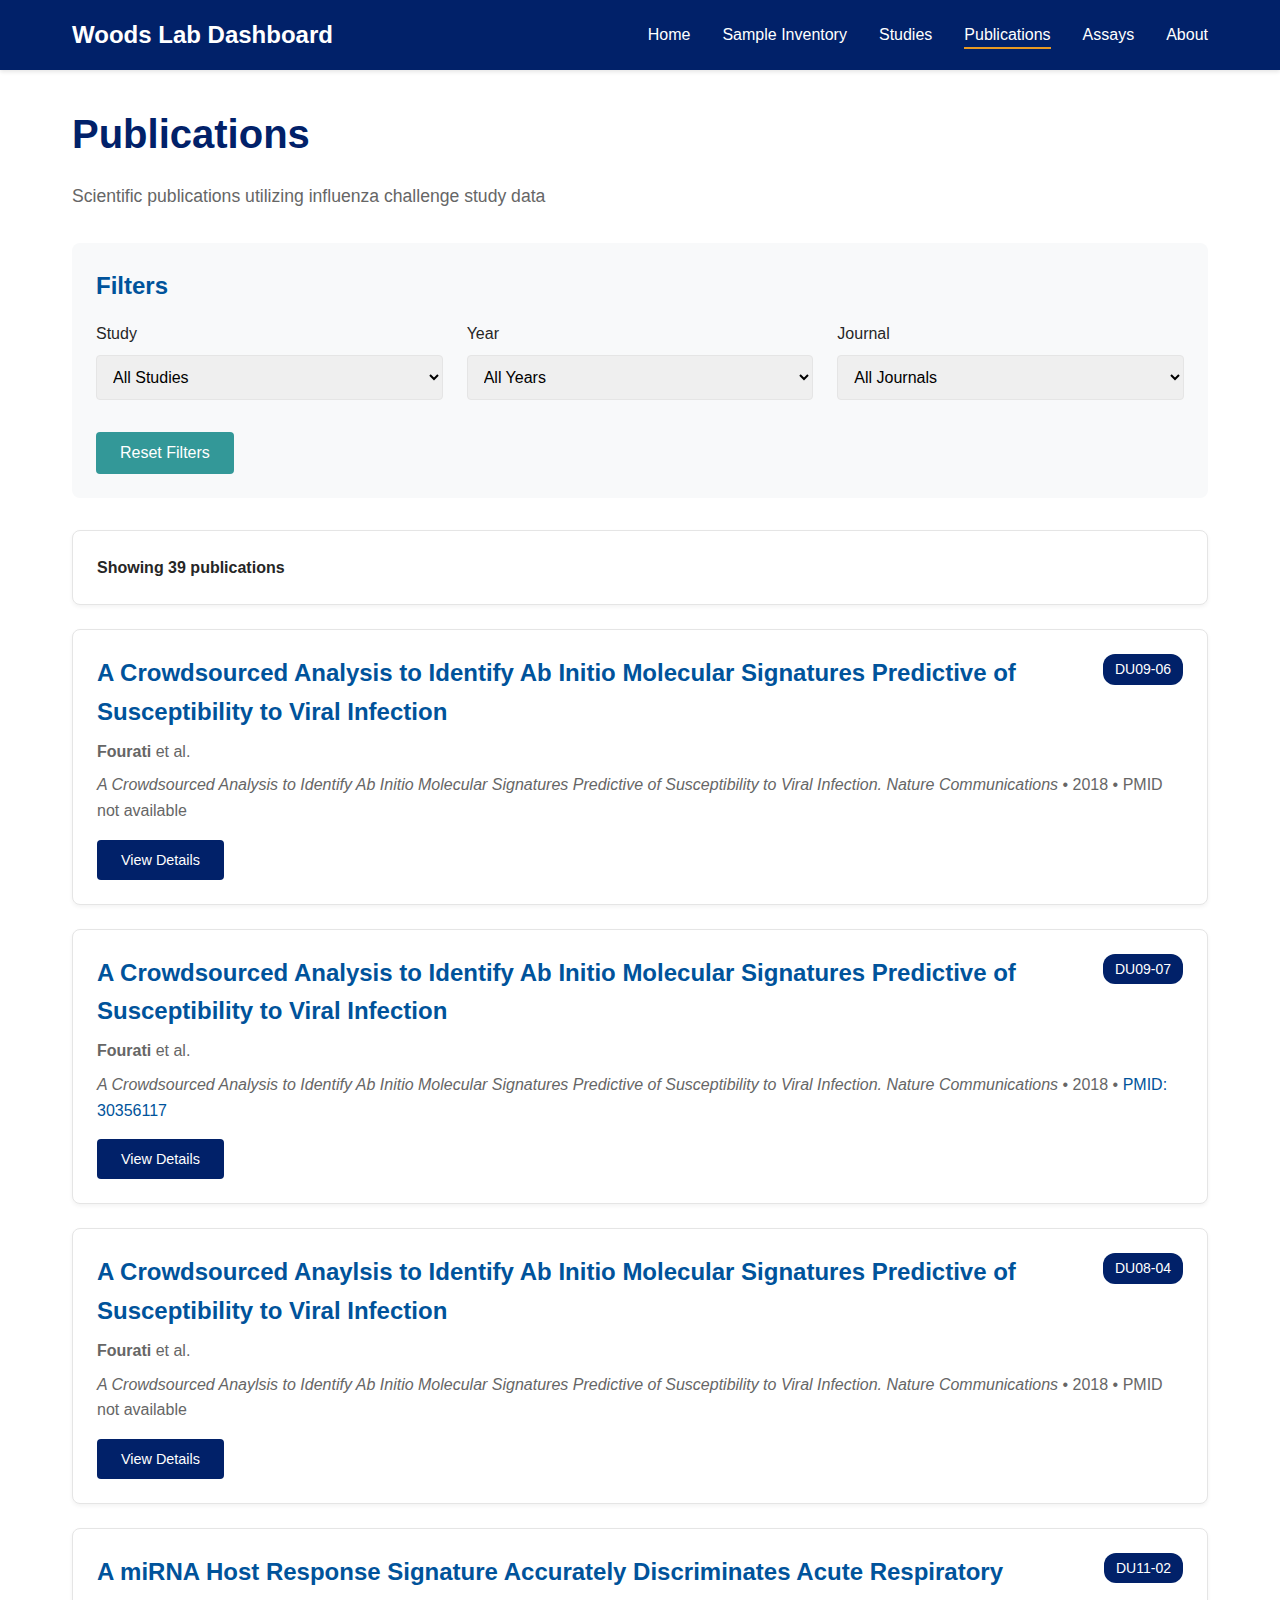
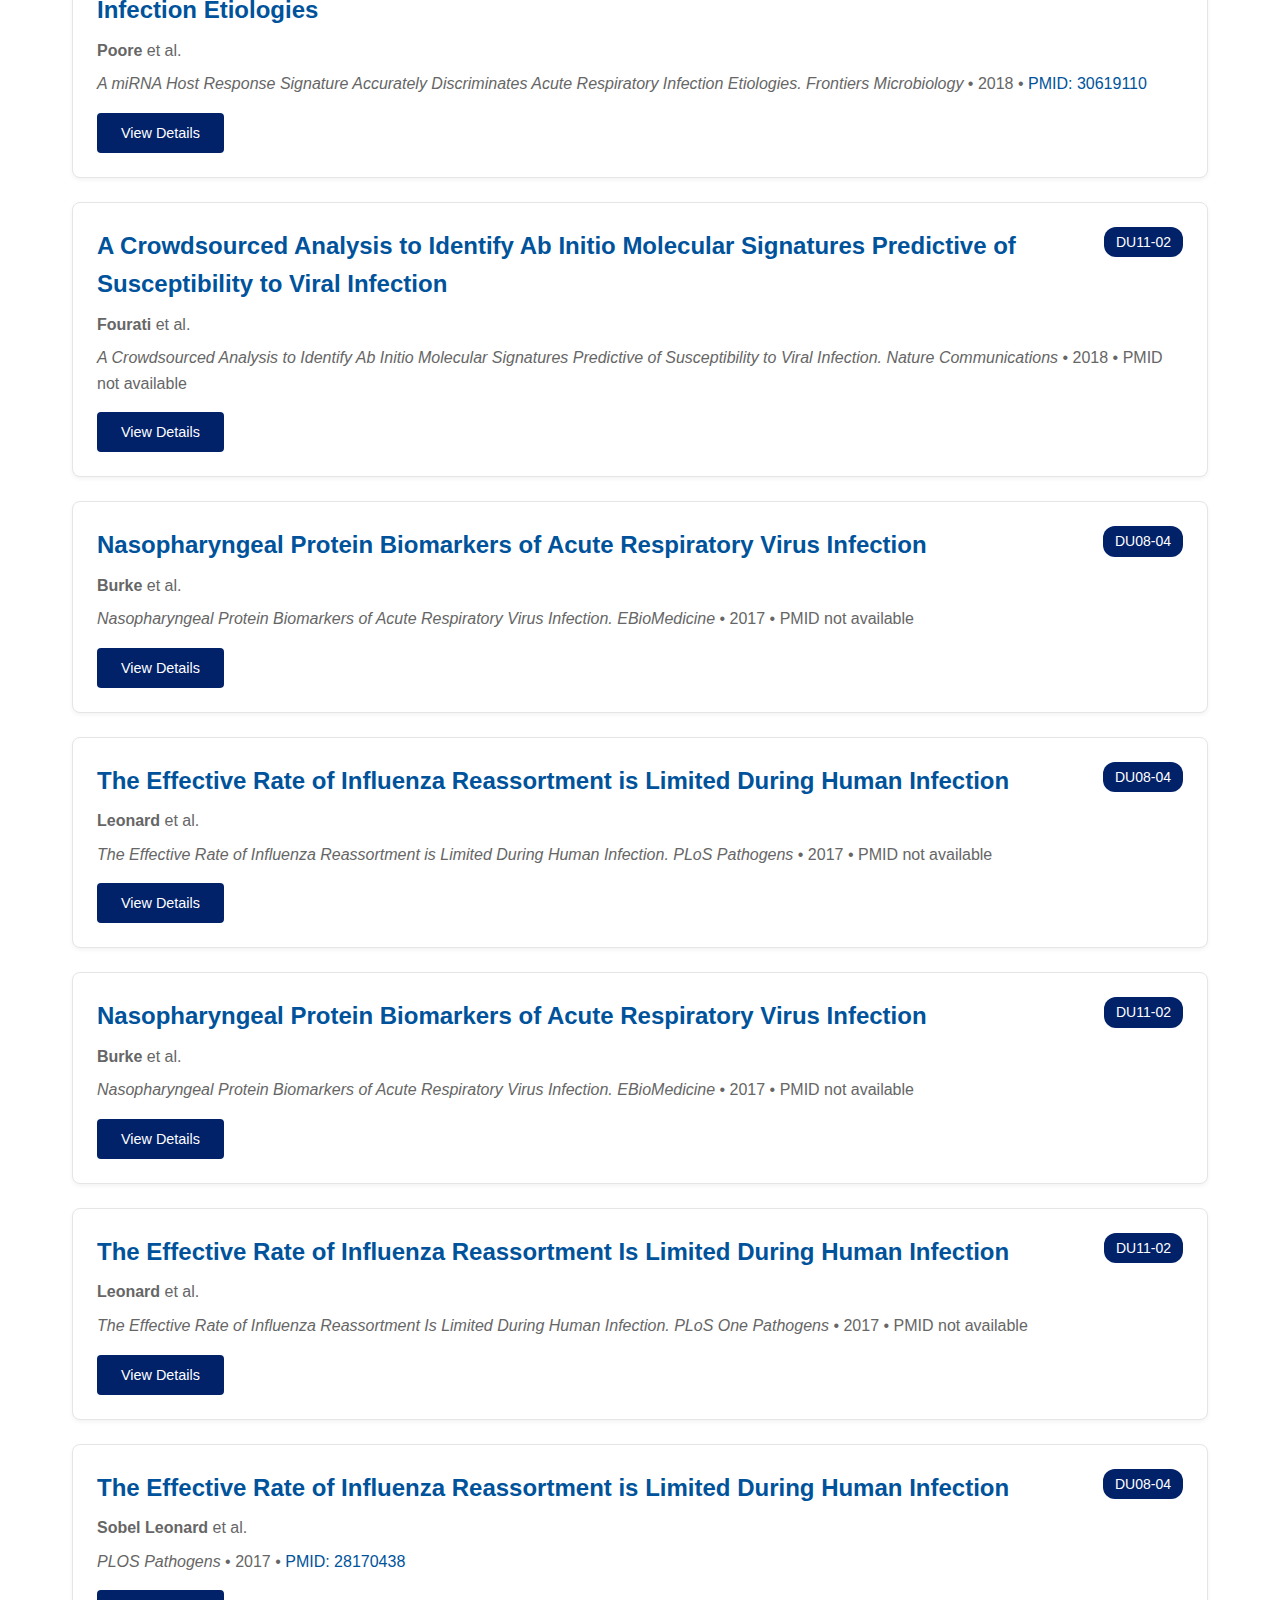
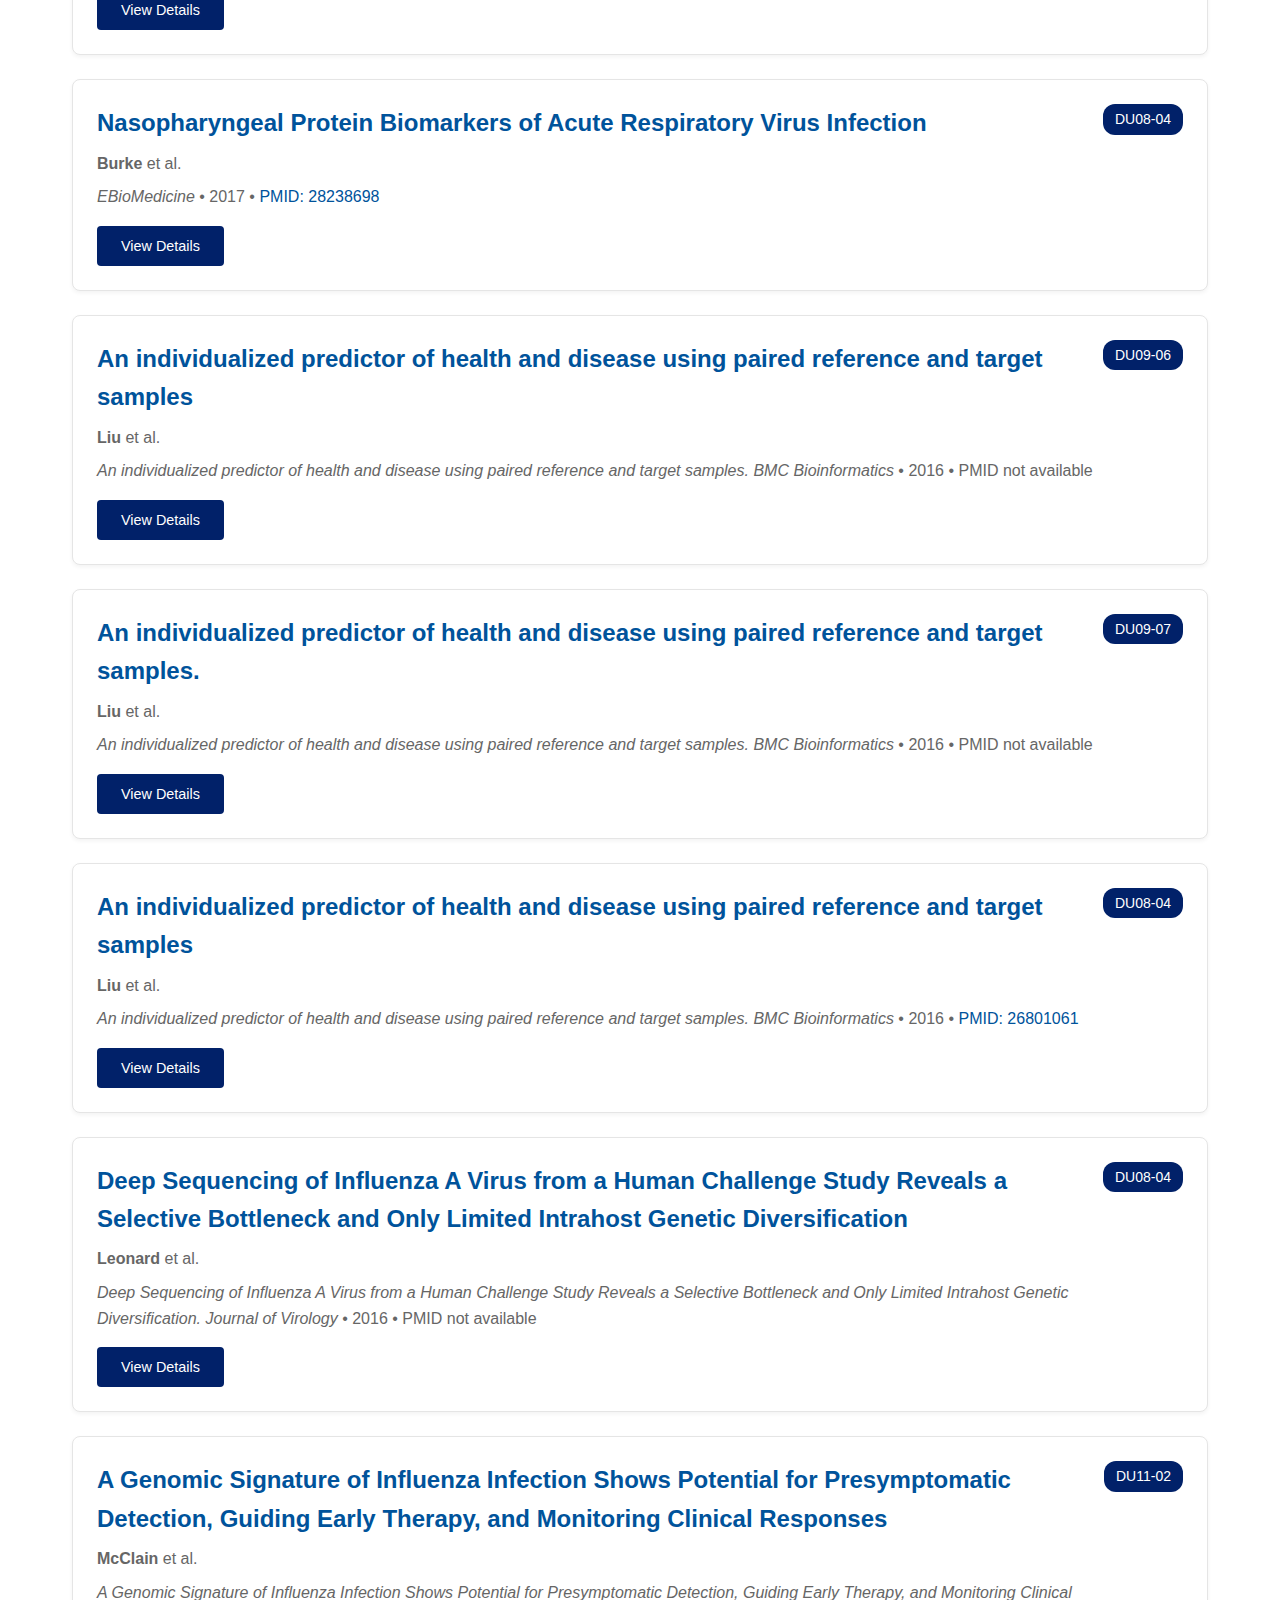
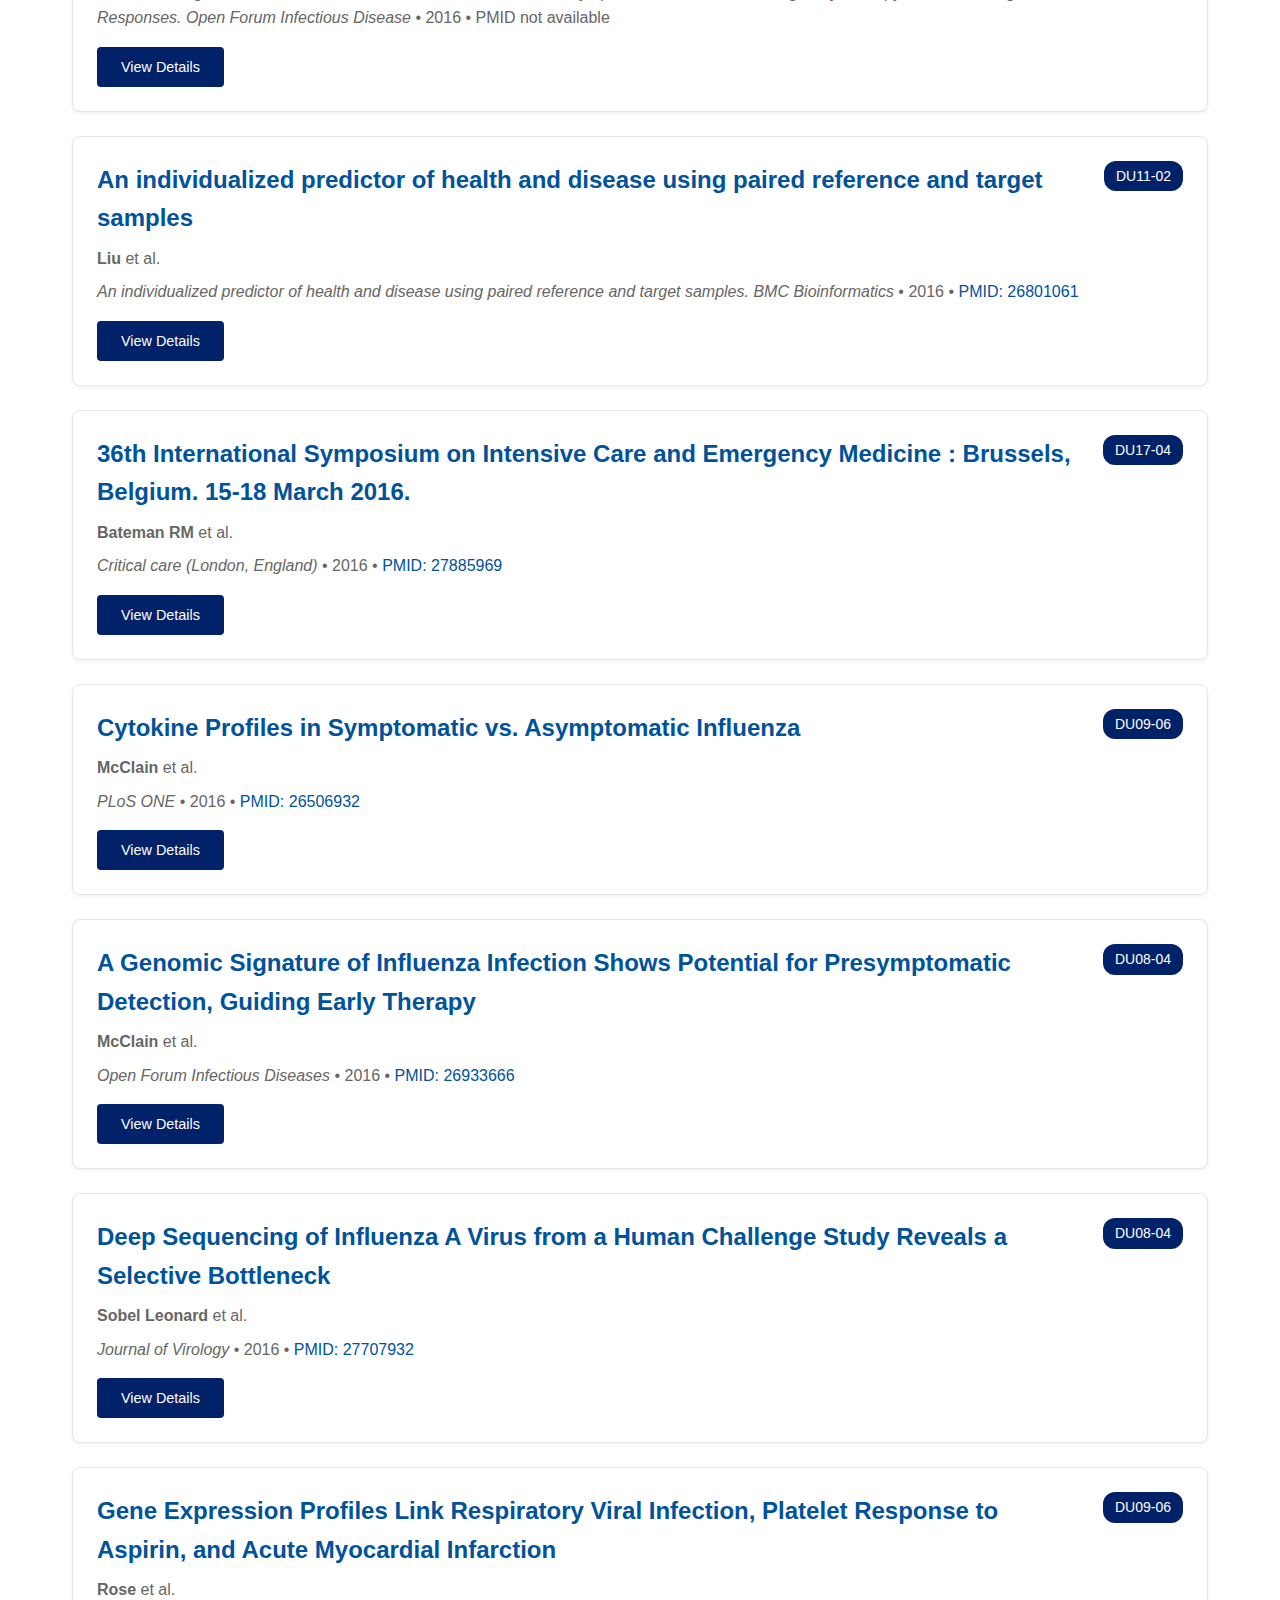
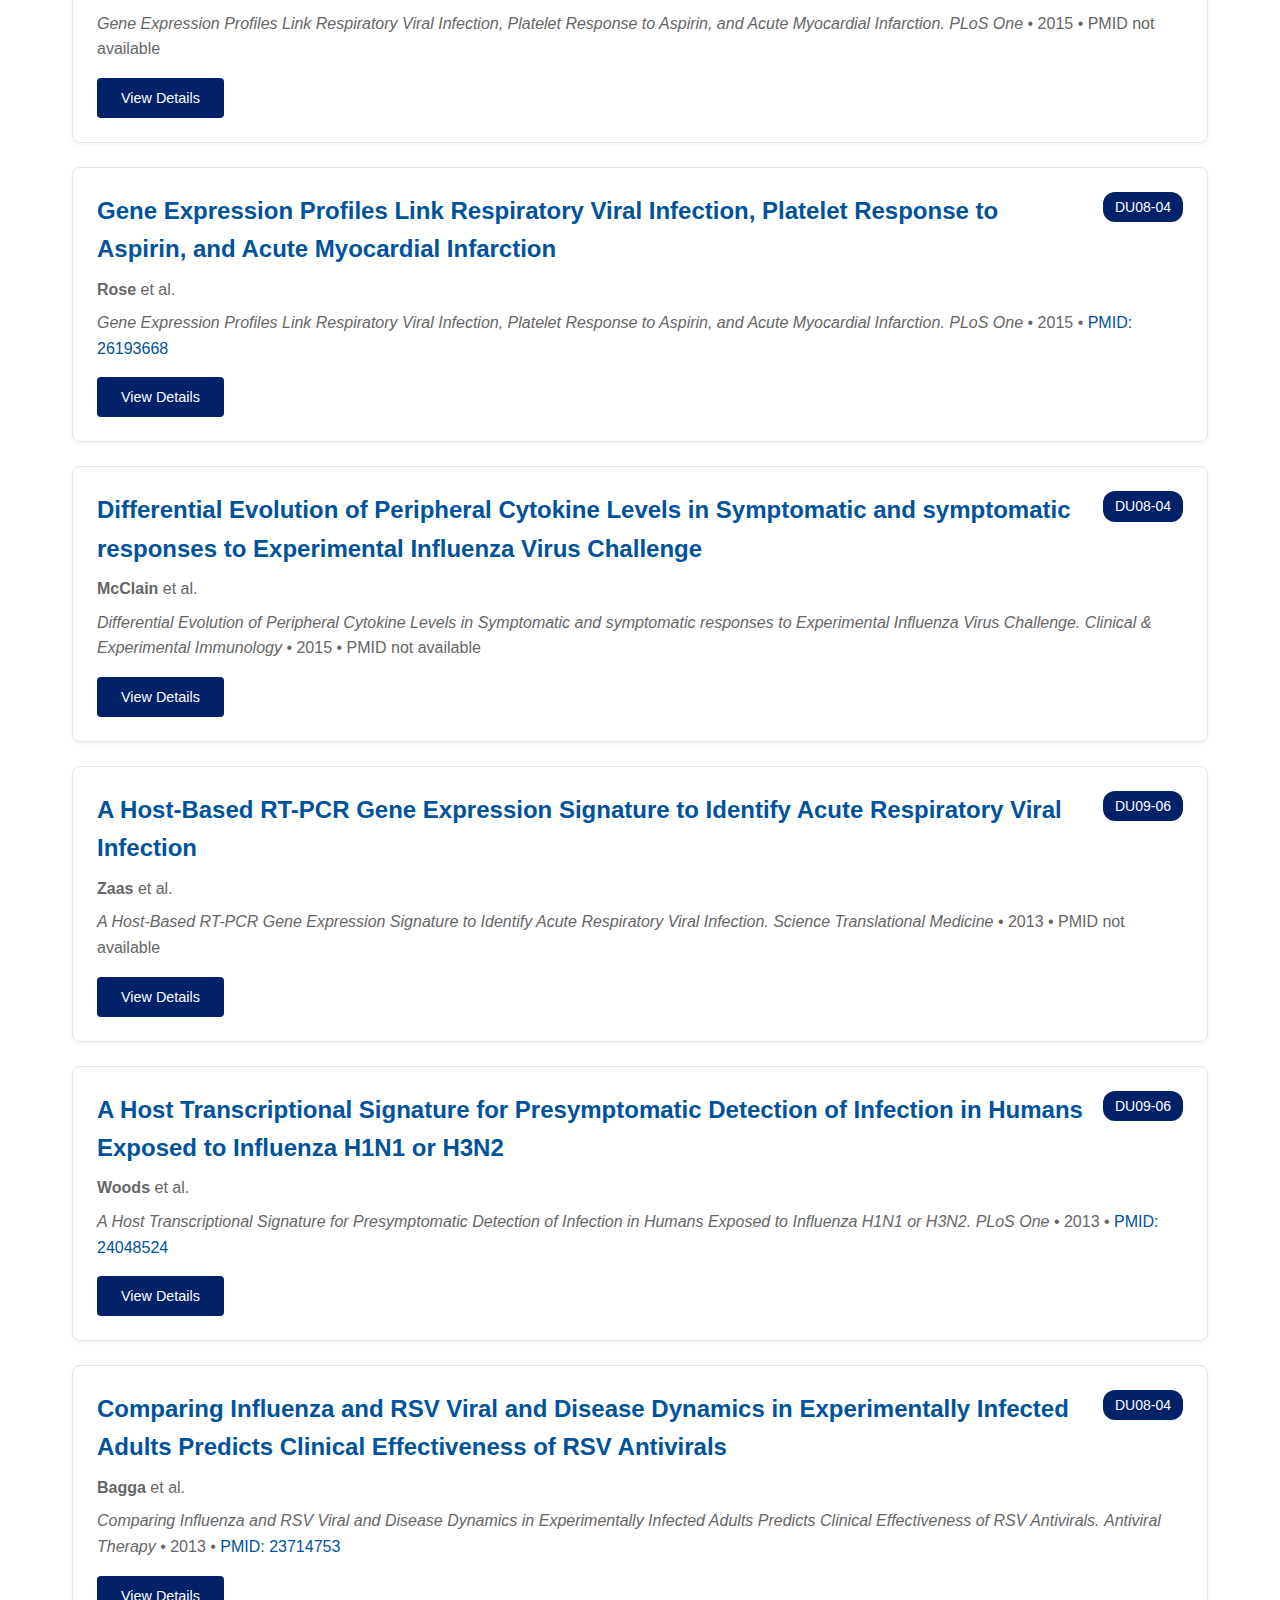
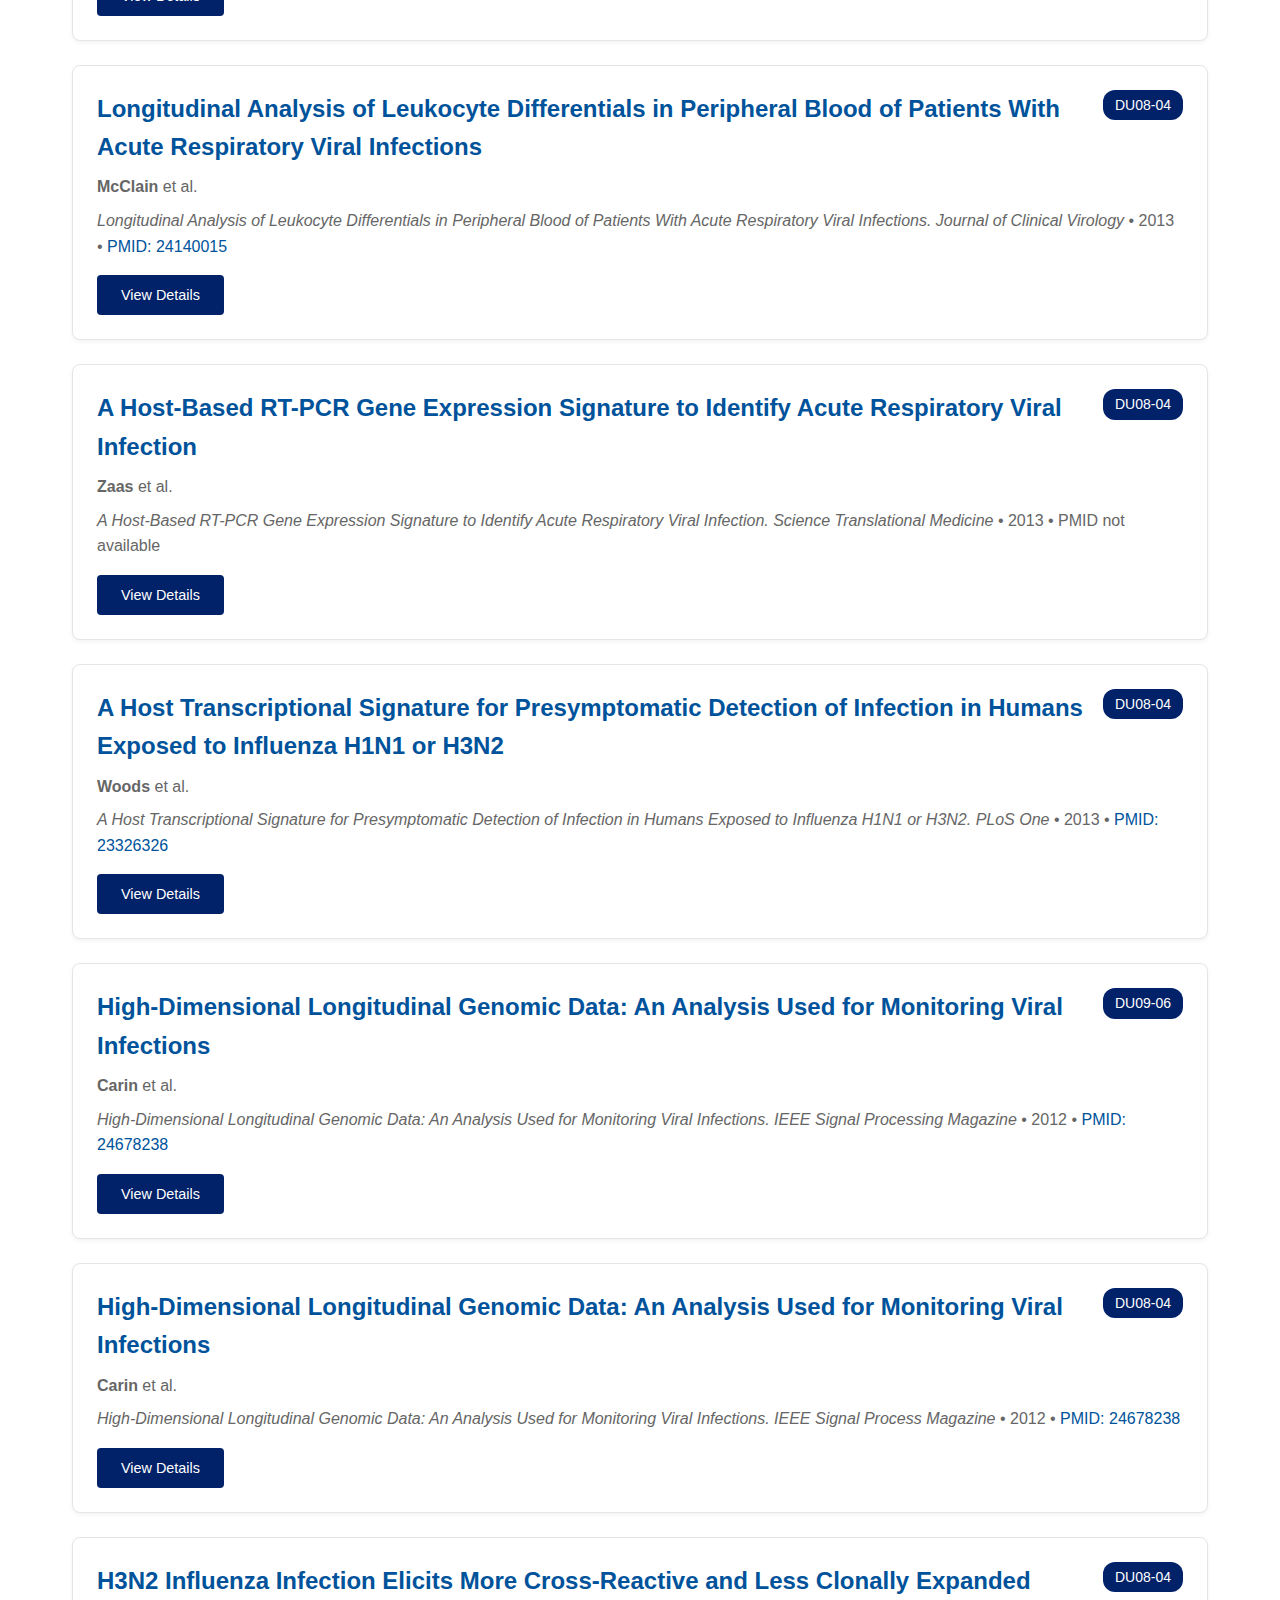
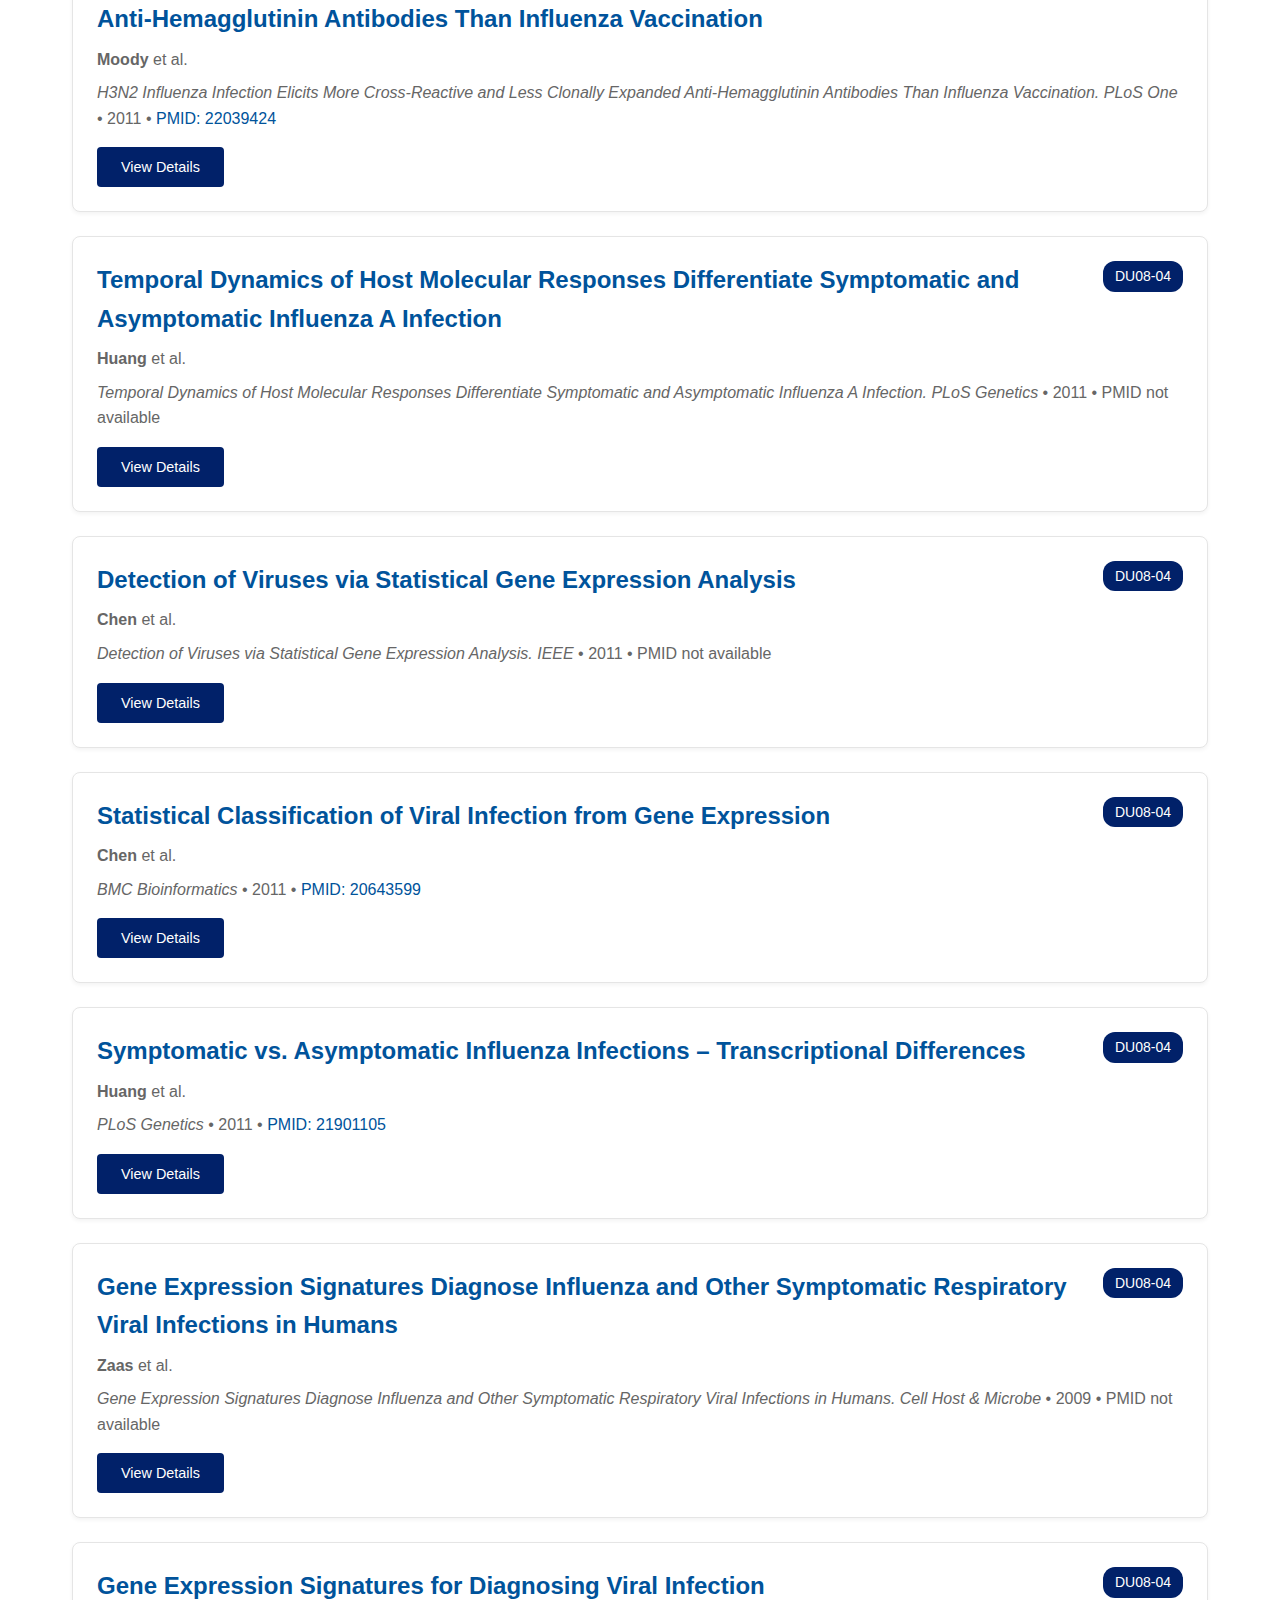
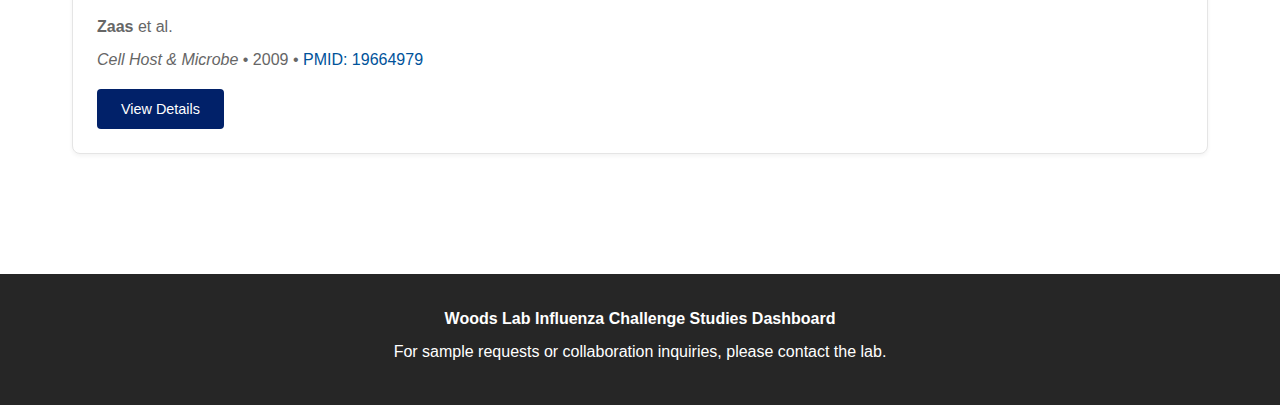
<file: publications.html>
<!DOCTYPE html>
<html lang="en">
<head>
    <meta charset="UTF-8">
    <meta name="viewport" content="width=device-width, initial-scale=1.0">
    <title>Publications - Woods Lab Dashboard</title>
    <link rel="stylesheet" href="css/main.css">
</head>
<body>
    <!-- Navigation -->
    <nav>
        <div class="nav-container">
            <a href="index.html" class="nav-brand">Woods Lab Dashboard</a>
            <ul class="nav-links">
                <li><a href="index.html">Home</a></li>
                <li><a href="samples.html">Sample Inventory</a></li>
                <li><a href="studies.html">Studies</a></li>
                <li><a href="publications.html">Publications</a></li>
                <li><a href="assays.html">Assays</a></li>
                <li><a href="about.html">About</a></li>
            </ul>
        </div>
    </nav>

    <!-- Main Content -->
    <main>
        <h1>Publications</h1>
        <p style="font-size: 1.1rem; color: var(--graphite); margin-bottom: 2rem;">
            Scientific publications utilizing influenza challenge study data
        </p>

        <!-- Filters -->
        <div class="filters">
            <h3 style="margin-bottom: 1rem;">Filters</h3>
            <div class="grid grid-3">
                <div class="filter-group">
                    <label for="filter-study">Study</label>
                    <select id="filter-study" onchange="applyFilters()">
                        <option value="">All Studies</option>
                    </select>
                </div>
                <div class="filter-group">
                    <label for="filter-year">Year</label>
                    <select id="filter-year" onchange="applyFilters()">
                        <option value="">All Years</option>
                    </select>
                </div>
                <div class="filter-group">
                    <label for="filter-journal">Journal</label>
                    <select id="filter-journal" onchange="applyFilters()">
                        <option value="">All Journals</option>
                    </select>
                </div>
            </div>
            <div style="margin-top: 1rem;">
                <button class="btn btn-secondary" onclick="resetFilters()">Reset Filters</button>
            </div>
        </div>

        <!-- Results Summary -->
        <div class="card">
            <strong>Showing <span id="results-count">0</span> publications</strong>
        </div>

        <!-- Loading Indicator -->
        <div id="loading" class="text-center" style="margin: 3rem 0;">
            <div class="loading"></div>
            <p>Loading publications...</p>
        </div>

        <!-- Publications List -->
        <div id="publications-container" class="hidden"></div>

        <!-- No Results -->
        <div id="no-results" class="hidden">
            <div class="alert alert-info">
                <strong>No publications found matching your filters.</strong><br>
                Try adjusting your filter criteria.
            </div>
        </div>

        <!-- Publication Details Modal -->
        <div id="pub-modal" class="hidden" style="position: fixed; top: 0; left: 0; width: 100%; height: 100%; background: rgba(0,0,0,0.5); z-index: 1000; overflow-y: auto;">
            <div style="max-width: 900px; margin: 2rem auto; padding: 2rem;">
                <div class="card" style="max-height: 90vh; overflow-y: auto;">
                    <div style="display: flex; justify-content: space-between; align-items: start; margin-bottom: 1.5rem;">
                        <h2 id="modal-title" style="flex: 1; margin-bottom: 0;"></h2>
                        <button class="btn" onclick="closeModal()">Close</button>
                    </div>
                    <div id="modal-content"></div>
                </div>
            </div>
        </div>
    </main>

    <!-- Footer -->
    <footer>
        <div class="footer-container">
            <p><strong>Woods Lab Influenza Challenge Studies Dashboard</strong></p>
            <p>For sample requests or collaboration inquiries, please contact the lab.</p>
        </div>
    </footer>

    <!-- JavaScript -->
    <script src="js/main.js"></script>
    <script>
        let allPublications = [];
        let filteredPublications = [];

        // Load publications
        async function loadPublications() {
            try {
                const response = await fetch('data/publications.json');
                allPublications = await response.json();

                // Check for URL parameters (e.g., ?study=DU08-04)
                const urlParams = new URLSearchParams(window.location.search);
                const studyParam = urlParams.get('study');

                if (studyParam) {
                    document.getElementById('filter-study').value = studyParam;
                }

                filteredPublications = [...allPublications];

                populateFilters();
                applyFilters();

                document.getElementById('loading').classList.add('hidden');

            } catch (error) {
                console.error('Error loading publications:', error);
                document.getElementById('loading').innerHTML = `
                    <div class="alert alert-warning">
                        <strong>Error loading publications.</strong><br>
                        ${error.message}
                    </div>
                `;
            }
        }

        // Populate filter dropdowns
        function populateFilters() {
            const studies = getUniqueValues(allPublications, 'study_code').sort();
            const years = getUniqueValues(allPublications, 'year').filter(y => y !== 'Unknown').sort().reverse();
            const journals = getUniqueValues(allPublications, 'journal').sort();

            document.getElementById('filter-study').innerHTML += studies.map(s =>
                `<option value="${s}">${s}</option>`
            ).join('');

            document.getElementById('filter-year').innerHTML += years.map(y =>
                `<option value="${y}">${y}</option>`
            ).join('');

            document.getElementById('filter-journal').innerHTML += journals.map(j =>
                `<option value="${j}">${j}</option>`
            ).join('');
        }

        // Apply filters
        function applyFilters() {
            const studyFilter = document.getElementById('filter-study').value;
            const yearFilter = document.getElementById('filter-year').value;
            const journalFilter = document.getElementById('filter-journal').value;

            filteredPublications = allPublications.filter(pub => {
                if (studyFilter && pub.study_code !== studyFilter) return false;
                if (yearFilter && pub.year !== yearFilter) return false;
                if (journalFilter && pub.journal !== journalFilter) return false;
                return true;
            });

            displayPublications();
        }

        // Reset filters
        function resetFilters() {
            document.getElementById('filter-study').value = '';
            document.getElementById('filter-year').value = '';
            document.getElementById('filter-journal').value = '';
            applyFilters();
        }

        // Display publications
        function displayPublications() {
            const container = document.getElementById('publications-container');
            const count = filteredPublications.length;

            document.getElementById('results-count').textContent = count;

            if (count === 0) {
                container.classList.add('hidden');
                document.getElementById('no-results').classList.remove('hidden');
                return;
            }

            container.classList.remove('hidden');
            document.getElementById('no-results').classList.add('hidden');

            // Sort by year (newest first)
            const sortedPubs = [...filteredPublications].sort((a, b) => {
                const yearA = a.year === 'Unknown' ? 0 : parseInt(a.year);
                const yearB = b.year === 'Unknown' ? 0 : parseInt(b.year);
                return yearB - yearA;
            });

            let html = '';

            sortedPubs.forEach((pub, index) => {
                const hasPMID = pub.pmid && pub.pmid !== 'N/A' && pub.pmid !== 'Unknown';
                const pmidDisplay = hasPMID ? `PMID: ${pub.pmid}` : 'PMID not available';

                html += `
                    <div class="card" style="cursor: pointer;" onclick="showPublicationDetails(${index})">
                        <div style="display: flex; justify-content: space-between; align-items: start; margin-bottom: 0.5rem;">
                            <h3 style="flex: 1; margin-bottom: 0;">${pub.title}</h3>
                            <span class="badge badge-primary" style="margin-left: 1rem;">${pub.study_code}</span>
                        </div>

                        <p style="color: var(--graphite); margin-bottom: 0.5rem;">
                            <strong>${pub.first_author}</strong> et al.
                        </p>

                        <p style="color: var(--graphite); margin-bottom: 1rem;">
                            <em>${pub.journal}</em> • ${pub.year}
                            ${hasPMID ? ` • <a href="${pub.pubmed_url}" target="_blank" onclick="event.stopPropagation();">${pmidDisplay}</a>` : ` • ${pmidDisplay}`}
                        </p>

                        <button class="btn" style="font-size: 0.9rem;" onclick="event.stopPropagation(); showPublicationDetails(${index});">
                            View Details
                        </button>
                    </div>
                `;
            });

            container.innerHTML = html;
        }

        // Show publication details
        function showPublicationDetails(index) {
            const pub = filteredPublications.sort((a, b) => {
                const yearA = a.year === 'Unknown' ? 0 : parseInt(a.year);
                const yearB = b.year === 'Unknown' ? 0 : parseInt(b.year);
                return yearB - yearA;
            })[index];

            document.getElementById('modal-title').textContent = pub.title;

            const hasPMID = pub.pmid && pub.pmid !== 'N/A' && pub.pmid !== 'Unknown';

            let content = `
                <div style="margin-bottom: 2rem;">
                    <h3>Citation</h3>
                    <p style="background-color: #f8f9fa; padding: 1rem; border-radius: 4px;">
                        <strong>${pub.first_author}</strong> et al. (${pub.year}). ${pub.title}
                        <em>${pub.journal}</em>.
                        ${hasPMID ? `PMID: ${pub.pmid}.` : ''}
                    </p>
                </div>

                <div class="grid grid-2" style="margin-bottom: 2rem;">
                    <div class="card">
                        <h4>Study</h4>
                        <div style="font-size: 1.2rem; font-weight: bold; color: var(--primary-blue);">
                            ${pub.study_code}
                        </div>
                        <p style="margin-top: 0.5rem; color: var(--graphite);">${pub.study_name}</p>
                    </div>
                    <div class="card">
                        <h4>Journal</h4>
                        <div style="font-size: 1.2rem; font-weight: bold; color: var(--royal-blue);">
                            ${pub.year}
                        </div>
                        <p style="margin-top: 0.5rem; color: var(--graphite);">${pub.journal}</p>
                    </div>
                </div>
            `;

            if (pub.abstract && pub.abstract !== '') {
                content += `
                    <div style="margin-bottom: 2rem;">
                        <h3>Abstract</h3>
                        <p style="text-align: justify; line-height: 1.8;">${pub.abstract}</p>
                    </div>
                `;
            }

            content += `
                <div>
                    <h3>Links</h3>
                    <div style="display: flex; gap: 1rem; flex-wrap: wrap;">
                        ${hasPMID && pub.pubmed_url ? `<a href="${pub.pubmed_url}" target="_blank" class="btn">View on PubMed</a>` : ''}
                        <a href="samples.html?study=${pub.study_code}" class="btn btn-secondary">View Study Samples</a>
                    </div>
                </div>
            `;

            document.getElementById('modal-content').innerHTML = content;
            document.getElementById('pub-modal').classList.remove('hidden');
        }

        // Close modal
        function closeModal() {
            document.getElementById('pub-modal').classList.add('hidden');
        }

        // Close modal on background click
        document.getElementById('pub-modal').addEventListener('click', (e) => {
            if (e.target.id === 'pub-modal') {
                closeModal();
            }
        });

        // Load on page load
        document.addEventListener('DOMContentLoaded', loadPublications);
    </script>
</body>
</html>
</file>
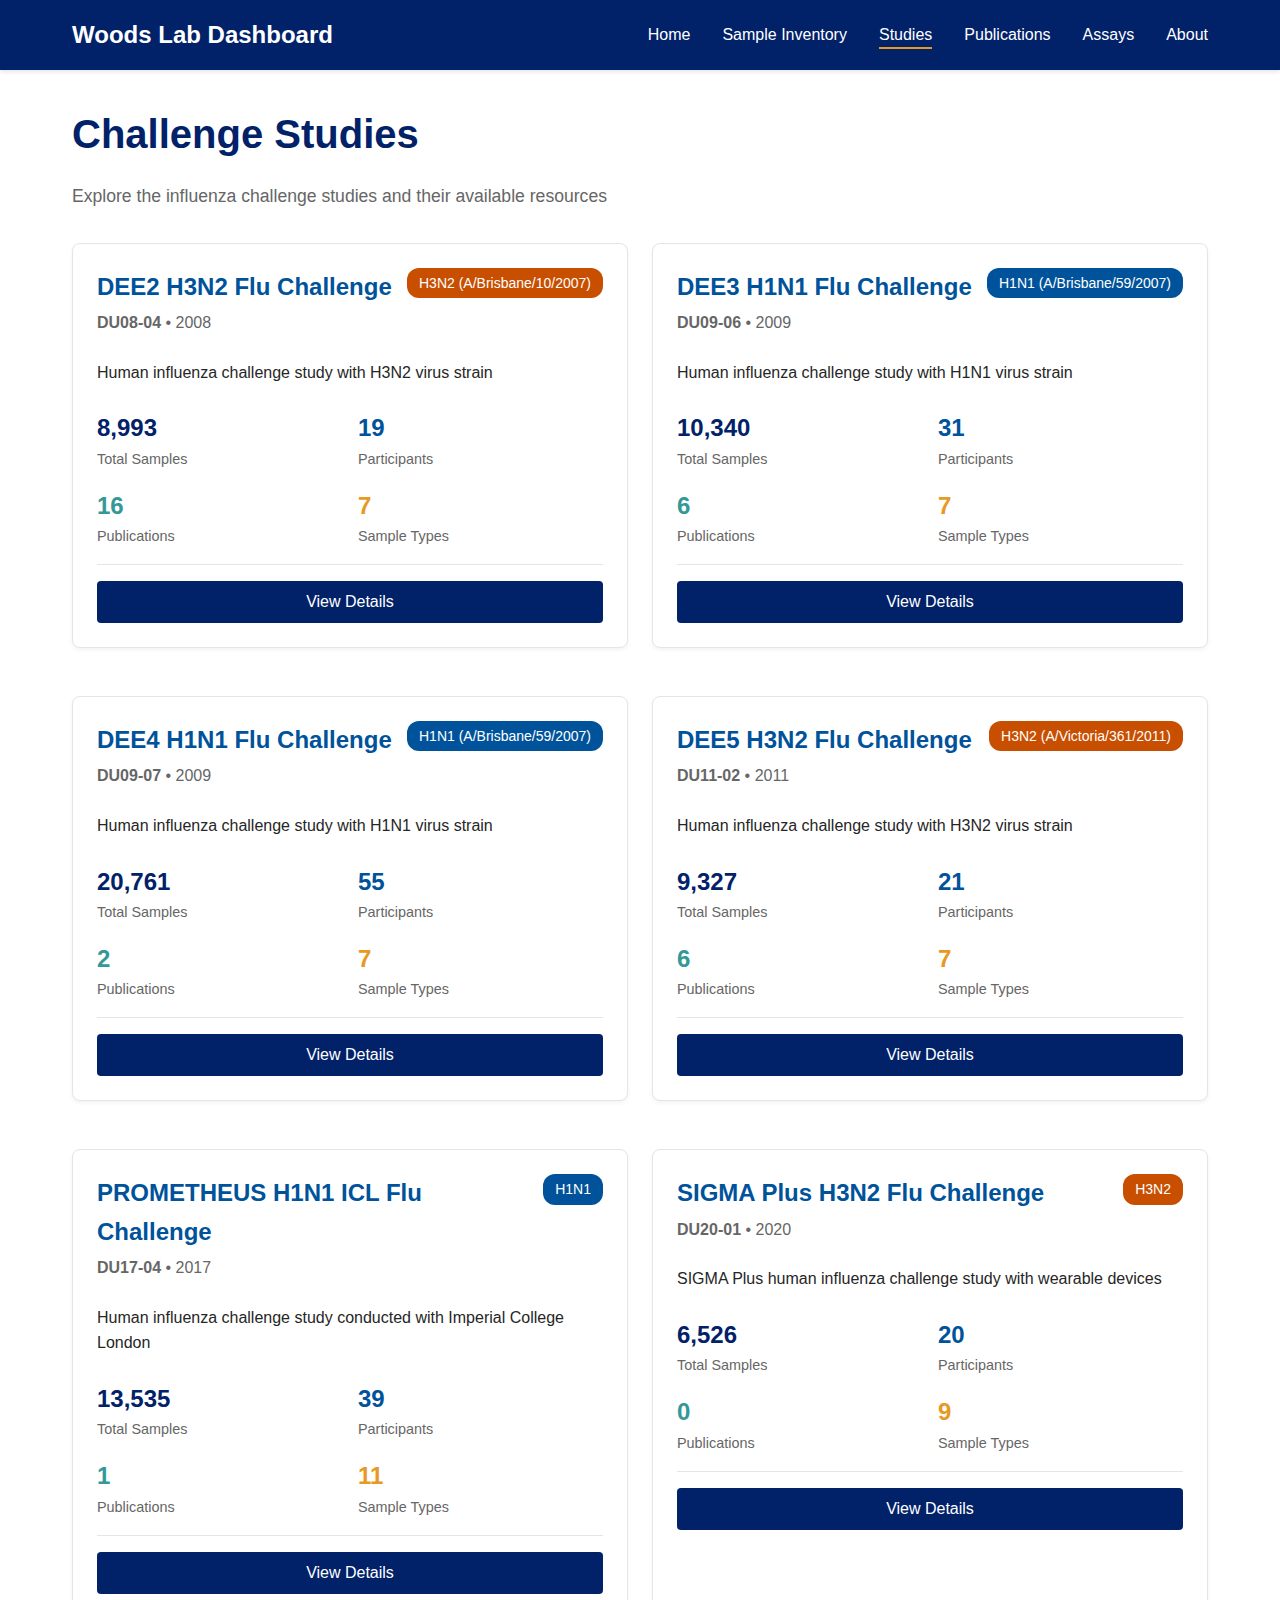
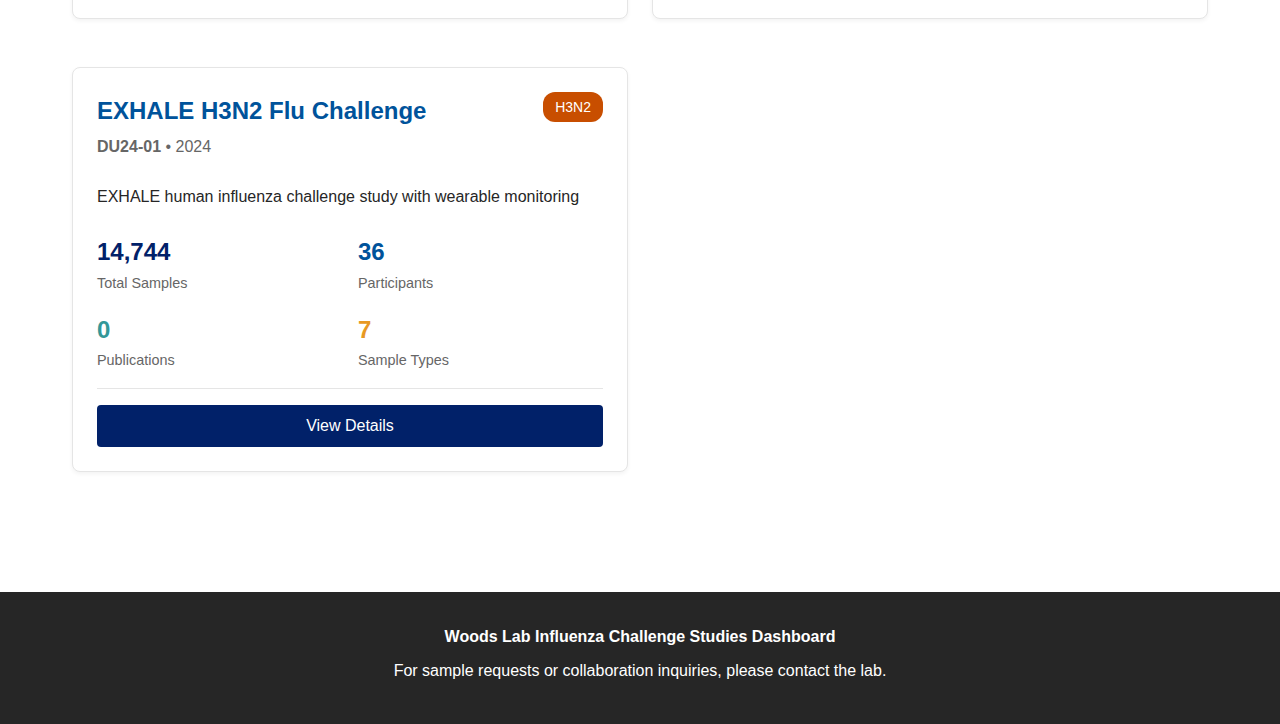
<file: studies.html>
<!DOCTYPE html>
<html lang="en">
<head>
    <meta charset="UTF-8">
    <meta name="viewport" content="width=device-width, initial-scale=1.0">
    <title>Studies - Woods Lab Dashboard</title>
    <link rel="stylesheet" href="css/main.css">
</head>
<body>
    <!-- Navigation -->
    <nav>
        <div class="nav-container">
            <a href="index.html" class="nav-brand">Woods Lab Dashboard</a>
            <ul class="nav-links">
                <li><a href="index.html">Home</a></li>
                <li><a href="samples.html">Sample Inventory</a></li>
                <li><a href="studies.html">Studies</a></li>
                <li><a href="publications.html">Publications</a></li>
                <li><a href="assays.html">Assays</a></li>
                <li><a href="about.html">About</a></li>
            </ul>
        </div>
    </nav>

    <!-- Main Content -->
    <main>
        <h1>Challenge Studies</h1>
        <p style="font-size: 1.1rem; color: var(--graphite); margin-bottom: 2rem;">
            Explore the influenza challenge studies and their available resources
        </p>

        <!-- Loading Indicator -->
        <div id="loading" class="text-center" style="margin: 3rem 0;">
            <div class="loading"></div>
            <p>Loading studies...</p>
        </div>

        <!-- Studies Grid -->
        <div id="studies-container" class="hidden">
            <div class="grid grid-2" id="studies-grid"></div>
        </div>

        <!-- Study Details Modal -->
        <div id="study-modal" class="hidden" style="position: fixed; top: 0; left: 0; width: 100%; height: 100%; background: rgba(0,0,0,0.5); z-index: 1000; overflow-y: auto;">
            <div style="max-width: 900px; margin: 2rem auto; padding: 2rem;">
                <div class="card" style="max-height: 90vh; overflow-y: auto;">
                    <div style="display: flex; justify-content: space-between; align-items: start; margin-bottom: 1.5rem;">
                        <div>
                            <h2 id="modal-title" style="margin-bottom: 0.5rem;"></h2>
                            <p id="modal-subtitle" style="color: var(--graphite); font-size: 1.1rem;"></p>
                        </div>
                        <button class="btn" onclick="closeModal()">Close</button>
                    </div>
                    <div id="modal-content"></div>
                </div>
            </div>
        </div>
    </main>

    <!-- Footer -->
    <footer>
        <div class="footer-container">
            <p><strong>Woods Lab Influenza Challenge Studies Dashboard</strong></p>
            <p>For sample requests or collaboration inquiries, please contact the lab.</p>
        </div>
    </footer>

    <!-- JavaScript -->
    <script src="js/main.js"></script>
    <script>
        let studiesData = {};

        // Load studies
        async function loadStudies() {
            try {
                const response = await fetch('data/studies.json');
                studiesData = await response.json();

                displayStudies();

                document.getElementById('loading').classList.add('hidden');
                document.getElementById('studies-container').classList.remove('hidden');

            } catch (error) {
                console.error('Error loading studies:', error);
                document.getElementById('loading').innerHTML = `
                    <div class="alert alert-warning">
                        <strong>Error loading studies data.</strong><br>
                        ${error.message}
                    </div>
                `;
            }
        }

        // Display study cards
        function displayStudies() {
            const container = document.getElementById('studies-grid');
            const studyOrder = ['DU08-04', 'DU09-06', 'DU09-07', 'DU11-02', 'DU17-04', 'DU20-01', 'DU24-01'];

            let html = '';

            studyOrder.forEach(code => {
                const study = studiesData[code];
                if (!study) return;

                const virusBadgeColor = study.virus && study.virus.includes('H3N2') ? 'var(--copper)' : 'var(--royal-blue)';

                html += `
                    <div class="card" style="cursor: pointer;" onclick="showStudyDetails('${code}')">
                        <div style="display: flex; justify-content: space-between; align-items: start; margin-bottom: 1rem;">
                            <div>
                                <h3 style="margin-bottom: 0.25rem;">${study.name}</h3>
                                <p style="color: var(--graphite); margin-bottom: 0.5rem;">
                                    <strong>${study.code}</strong> • ${study.year}
                                </p>
                            </div>
                            <span class="badge" style="background-color: ${virusBadgeColor}; color: white;">
                                ${study.virus}
                            </span>
                        </div>

                        <p style="margin-bottom: 1.5rem; color: var(--cast-iron);">
                            ${study.description}
                        </p>

                        <div class="grid grid-2" style="gap: 1rem;">
                            <div>
                                <div style="font-size: 1.5rem; font-weight: bold; color: var(--primary-blue);">
                                    ${study.total_samples ? study.total_samples.toLocaleString() : 'N/A'}
                                </div>
                                <div style="font-size: 0.9rem; color: var(--graphite);">Total Samples</div>
                            </div>
                            <div>
                                <div style="font-size: 1.5rem; font-weight: bold; color: var(--royal-blue);">
                                    ${study.participants || 'N/A'}
                                </div>
                                <div style="font-size: 0.9rem; color: var(--graphite);">Participants</div>
                            </div>
                            <div>
                                <div style="font-size: 1.5rem; font-weight: bold; color: var(--eno);">
                                    ${study.publications || 0}
                                </div>
                                <div style="font-size: 0.9rem; color: var(--graphite);">Publications</div>
                            </div>
                            <div>
                                <div style="font-size: 1.5rem; font-weight: bold; color: var(--persimmon);">
                                    ${study.sample_types || 'N/A'}
                                </div>
                                <div style="font-size: 0.9rem; color: var(--graphite);">Sample Types</div>
                            </div>
                        </div>

                        <div style="margin-top: 1rem; padding-top: 1rem; border-top: 1px solid var(--hatteras);">
                            <button class="btn" style="width: 100%;">View Details</button>
                        </div>
                    </div>
                `;
            });

            container.innerHTML = html;
        }

        // Show study details in modal
        function showStudyDetails(studyCode) {
            const study = studiesData[studyCode];
            if (!study) return;

            document.getElementById('modal-title').textContent = `${study.name} (${study.code})`;
            document.getElementById('modal-subtitle').textContent = `${study.year} • ${study.virus}`;

            let content = `
                <div style="margin-bottom: 2rem;">
                    <h3>Description</h3>
                    <p>${study.description}</p>
                </div>

                <div class="grid grid-3" style="margin-bottom: 2rem;">
                    <div class="stat-card">
                        <span class="stat-number">${study.total_samples ? study.total_samples.toLocaleString() : 'N/A'}</span>
                        <span class="stat-label">Total Samples</span>
                    </div>
                    <div class="stat-card">
                        <span class="stat-number">${study.participants || 'N/A'}</span>
                        <span class="stat-label">Participants</span>
                    </div>
                    <div class="stat-card">
                        <span class="stat-number">${study.sample_types || 'N/A'}</span>
                        <span class="stat-label">Sample Types</span>
                    </div>
                </div>

                <div class="grid grid-2" style="margin-bottom: 2rem;">
                    <div class="card" style="border-left-color: var(--eno);">
                        <h4 style="color: var(--eno); margin-bottom: 0.5rem;">Available Samples</h4>
                        <div style="font-size: 1.8rem; font-weight: bold; color: var(--cast-iron);">
                            ${study.samples_available ? study.samples_available.toLocaleString() : 'N/A'}
                        </div>
                    </div>
                    <div class="card" style="border-left-color: var(--graphite);">
                        <h4 style="color: var(--graphite); margin-bottom: 0.5rem;">Transferred Samples</h4>
                        <div style="font-size: 1.8rem; font-weight: bold; color: var(--cast-iron);">
                            ${study.samples_transferred ? study.samples_transferred.toLocaleString() : 'N/A'}
                        </div>
                    </div>
                </div>

                <div style="margin-bottom: 2rem;">
                    <h3>Research Outputs</h3>
                    <div class="grid grid-2">
                        <div class="card">
                            <h4 style="color: var(--royal-blue);">Publications</h4>
                            <div style="font-size: 2rem; font-weight: bold;">${study.publications || 0}</div>
                            <p style="margin-top: 0.5rem; color: var(--graphite);">
                                Scientific publications using samples from this study
                            </p>
                            ${study.publications > 0 ? `<a href="publications.html?study=${study.code}" class="btn mt-2">View Publications</a>` : ''}
                        </div>
                        <div class="card">
                            <h4 style="color: var(--persimmon);">Assays Performed</h4>
                            <div style="font-size: 2rem; font-weight: bold;">${study.assays_performed || 0}</div>
                            <p style="margin-top: 0.5rem; color: var(--graphite);">
                                Different assay types performed on samples
                            </p>
                        </div>
                    </div>
                </div>

                <div>
                    <h3>Quick Actions</h3>
                    <div style="display: flex; gap: 1rem; flex-wrap: wrap;">
                        <a href="samples.html?study=${study.code}" class="btn">View Samples</a>
                        ${study.publications > 0 ? `<a href="publications.html?study=${study.code}" class="btn btn-secondary">View Publications</a>` : ''}
                    </div>
                </div>
            `;

            document.getElementById('modal-content').innerHTML = content;
            document.getElementById('study-modal').classList.remove('hidden');
        }

        // Close modal
        function closeModal() {
            document.getElementById('study-modal').classList.add('hidden');
        }

        // Close modal on background click
        document.getElementById('study-modal').addEventListener('click', (e) => {
            if (e.target.id === 'study-modal') {
                closeModal();
            }
        });

        // Load on page load
        document.addEventListener('DOMContentLoaded', loadStudies);
    </script>
</body>
</html>
</file>
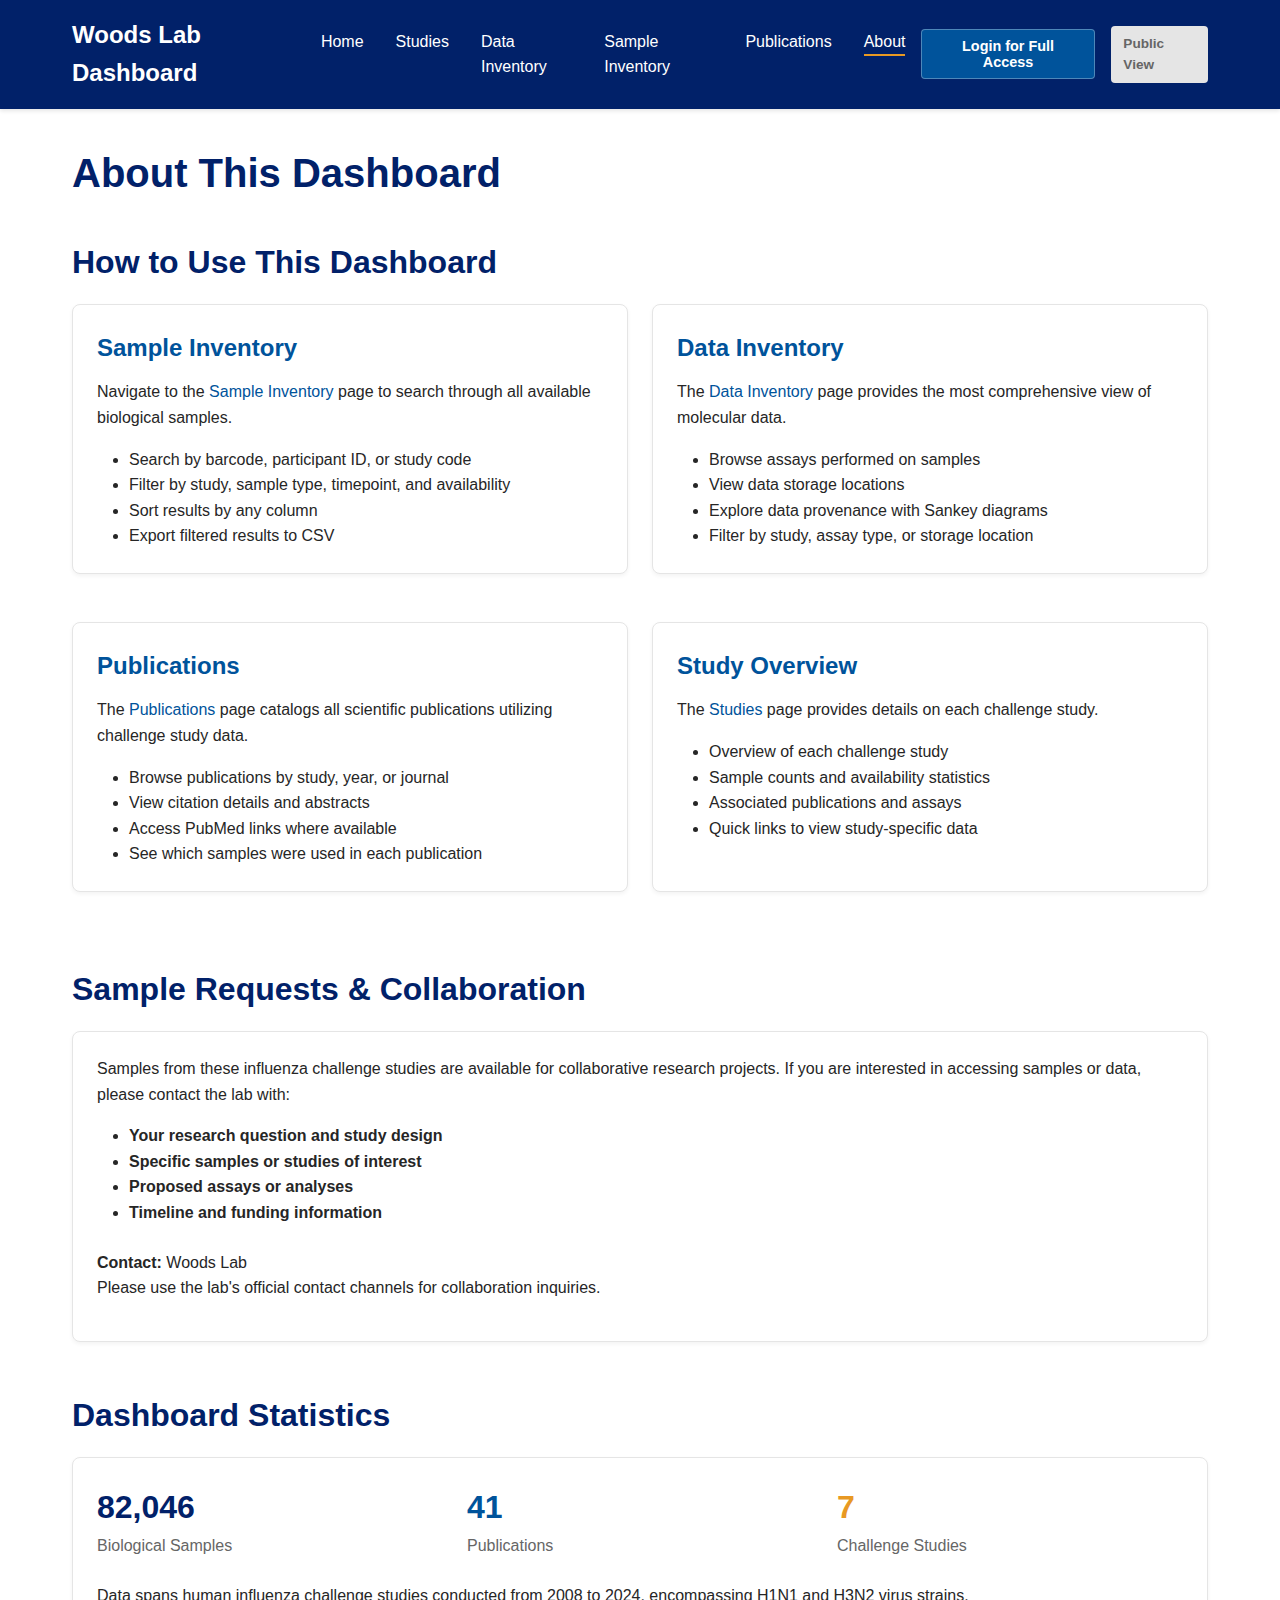
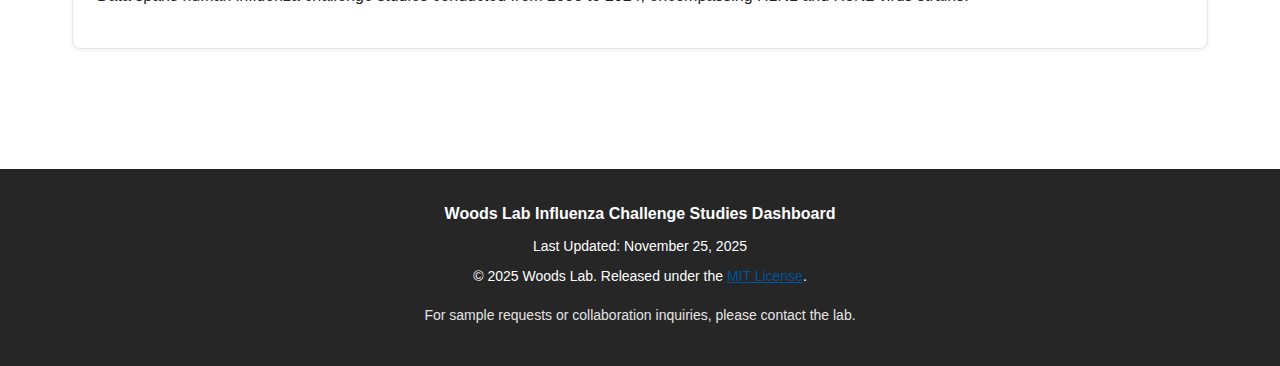
<file: public/about.html>
<!DOCTYPE html>
<html lang="en">
<head>
    <meta charset="UTF-8">
    <meta name="viewport" content="width=device-width, initial-scale=1.0">
    <title>About - Woods Lab Dashboard</title>
    <link rel="stylesheet" href="css/main.css">
</head>
<body>
    <!-- Navigation -->
    <nav>
        <div class="nav-container">
            <a href="index.html" class="nav-brand">Woods Lab Dashboard</a>
            <ul class="nav-links">
                <li><a href="index.html">Home</a></li>
                <li><a href="studies.html">Studies</a></li>
                <li><a href="data-inventory.html">Data Inventory</a></li>
                <li><a href="samples.html">Sample Inventory</a></li>
                <li><a href="publications.html">Publications</a></li>
                <li><a href="about.html">About</a></li>
            </ul>
        </div>
    </nav>

    <!-- Main Content -->
    <main>
        <h1>About This Dashboard</h1>

        <!-- How to Use Section -->
        <section>
            <h2>How to Use This Dashboard</h2>
            <div class="grid grid-2">
                <div class="card">
                    <h3>Sample Inventory</h3>
                    <p>
                        Navigate to the <a href="samples.html">Sample Inventory</a> page to search
                        through all available biological samples.
                    </p>
                    <ul style="margin-left: 2rem; margin-top: 0.5rem;">
                        <li>Search by barcode, participant ID, or study code</li>
                        <li>Filter by study, sample type, timepoint, and availability</li>
                        <li>Sort results by any column</li>
                        <li>Export filtered results to CSV</li>
                    </ul>
                </div>

                <div class="card">
                    <h3>Data Inventory</h3>
                    <p>
                        The <a href="data-inventory.html">Data Inventory</a> page provides the most comprehensive view of molecular data.
                    </p>
                    <ul style="margin-left: 2rem; margin-top: 0.5rem;">
                        <li>Browse assays performed on samples</li>
                        <li>View data storage locations</li>
                        <li>Explore data provenance with Sankey diagrams</li>
                        <li>Filter by study, assay type, or storage location</li>
                    </ul>
                </div>

                <div class="card">
                    <h3>Publications</h3>
                    <p>
                        The <a href="publications.html">Publications</a> page catalogs all scientific publications utilizing challenge study data.
                    </p>
                    <ul style="margin-left: 2rem; margin-top: 0.5rem;">
                        <li>Browse publications by study, year, or journal</li>
                        <li>View citation details and abstracts</li>
                        <li>Access PubMed links where available</li>
                        <li>See which samples were used in each publication</li>
                    </ul>
                </div>

                <div class="card">
                    <h3>Study Overview</h3>
                    <p>
                        The <a href="studies.html">Studies</a> page provides details on each challenge study.
                    </p>
                    <ul style="margin-left: 2rem; margin-top: 0.5rem;">
                        <li>Overview of each challenge study</li>
                        <li>Sample counts and availability statistics</li>
                        <li>Associated publications and assays</li>
                        <li>Quick links to view study-specific data</li>
                    </ul>
                </div>
            </div>
        </section>

        <!-- Sample Requests Section -->
        <section style="margin-top: 3rem;">
            <h2>Sample Requests & Collaboration</h2>
            <div class="card">
                <p>
                    Samples from these influenza challenge studies are available for collaborative research projects.
                    If you are interested in accessing samples or data, please contact the lab with:
                </p>
                <ul style="margin-left: 2rem; margin-top: 1rem;">
                    <li><strong>Your research question and study design</strong></li>
                    <li><strong>Specific samples or studies of interest</strong></li>
                    <li><strong>Proposed assays or analyses</strong></li>
                    <li><strong>Timeline and funding information</strong></li>
                </ul>
                <p style="margin-top: 1.5rem;">
                    <strong>Contact:</strong> Woods Lab<br>
                    Please use the lab's official contact channels for collaboration inquiries.
                </p>
            </div>
        </section>

        <!-- Dashboard Statistics Section -->
        <section style="margin-top: 3rem;">
            <h2>Dashboard Statistics</h2>
            <div class="card">
                <div class="grid grid-3" style="margin-bottom: 1.5rem;">
                    <div>
                        <div style="font-size: 2rem; font-weight: bold; color: var(--primary-blue);">
                            <span id="total-samples">82,046</span>
                        </div>
                        <div style="color: var(--graphite);">Biological Samples</div>
                    </div>
                    <div>
                        <div style="font-size: 2rem; font-weight: bold; color: var(--royal-blue);">
                            <span id="total-publications">39</span>
                        </div>
                        <div style="color: var(--graphite);">Publications</div>
                    </div>
                    <div>
                        <div style="font-size: 2rem; font-weight: bold; color: var(--persimmon);">
                            7
                        </div>
                        <div style="color: var(--graphite);">Challenge Studies</div>
                    </div>
                </div>
                <p style="margin-top: 1rem;">
                    Data spans human influenza challenge studies conducted from 2008 to 2024, encompassing H1N1 and H3N2 virus strains.
                </p>
            </div>
        </section>
    </main>

    <!-- Footer -->
    <footer>
        <div class="footer-container">
            <p><strong>Woods Lab Influenza Challenge Studies Dashboard</strong></p>
            <p style="font-size: 0.875rem;">Last Updated: <span id="footer-last-updated">Loading...</span></p>
            <p style="font-size: 0.875rem; margin-top: 0.5rem;">
                © 2025 Woods Lab. Released under the <a href="https://opensource.org/licenses/MIT" target="_blank" style="color: var(--royal-blue); text-decoration: underline;">MIT License</a>.
            </p>
            <p style="margin-top: 1rem; font-size: 0.875rem; color: var(--hatteras);">
                For sample requests or collaboration inquiries, please contact the lab.
            </p>
        </div>
    </footer>

    <!-- JavaScript -->
    <script src="js/auth.js"></script>
    <script src="js/main.js"></script>
    <script>
        async function loadAboutData() {
            try {
                const [configResponse, sampleStatsResponse, pubStatsResponse] = await Promise.all([
                    fetch('data/config.json'),
                    fetch('data/sample_statistics.json'),
                    fetch('data/publication_statistics.json')
                ]);

                const config = await configResponse.json();
                const sampleStats = await sampleStatsResponse.json();
                const pubStats = await pubStatsResponse.json();

                // Update footer last updated
                const lastUpdated = new Date(config.last_updated);
                document.getElementById('footer-last-updated').textContent = lastUpdated.toLocaleDateString('en-US', {
                    year: 'numeric',
                    month: 'long',
                    day: 'numeric'
                });

                // Update stats on page
                document.getElementById('total-samples').textContent = sampleStats.total_samples.toLocaleString();
                document.getElementById('total-publications').textContent = pubStats.total_publications;

            } catch (error) {
                console.error('Error loading about data:', error);
            }
        }

        document.addEventListener('DOMContentLoaded', loadAboutData);
    </script>
</body>
</html>
</file>
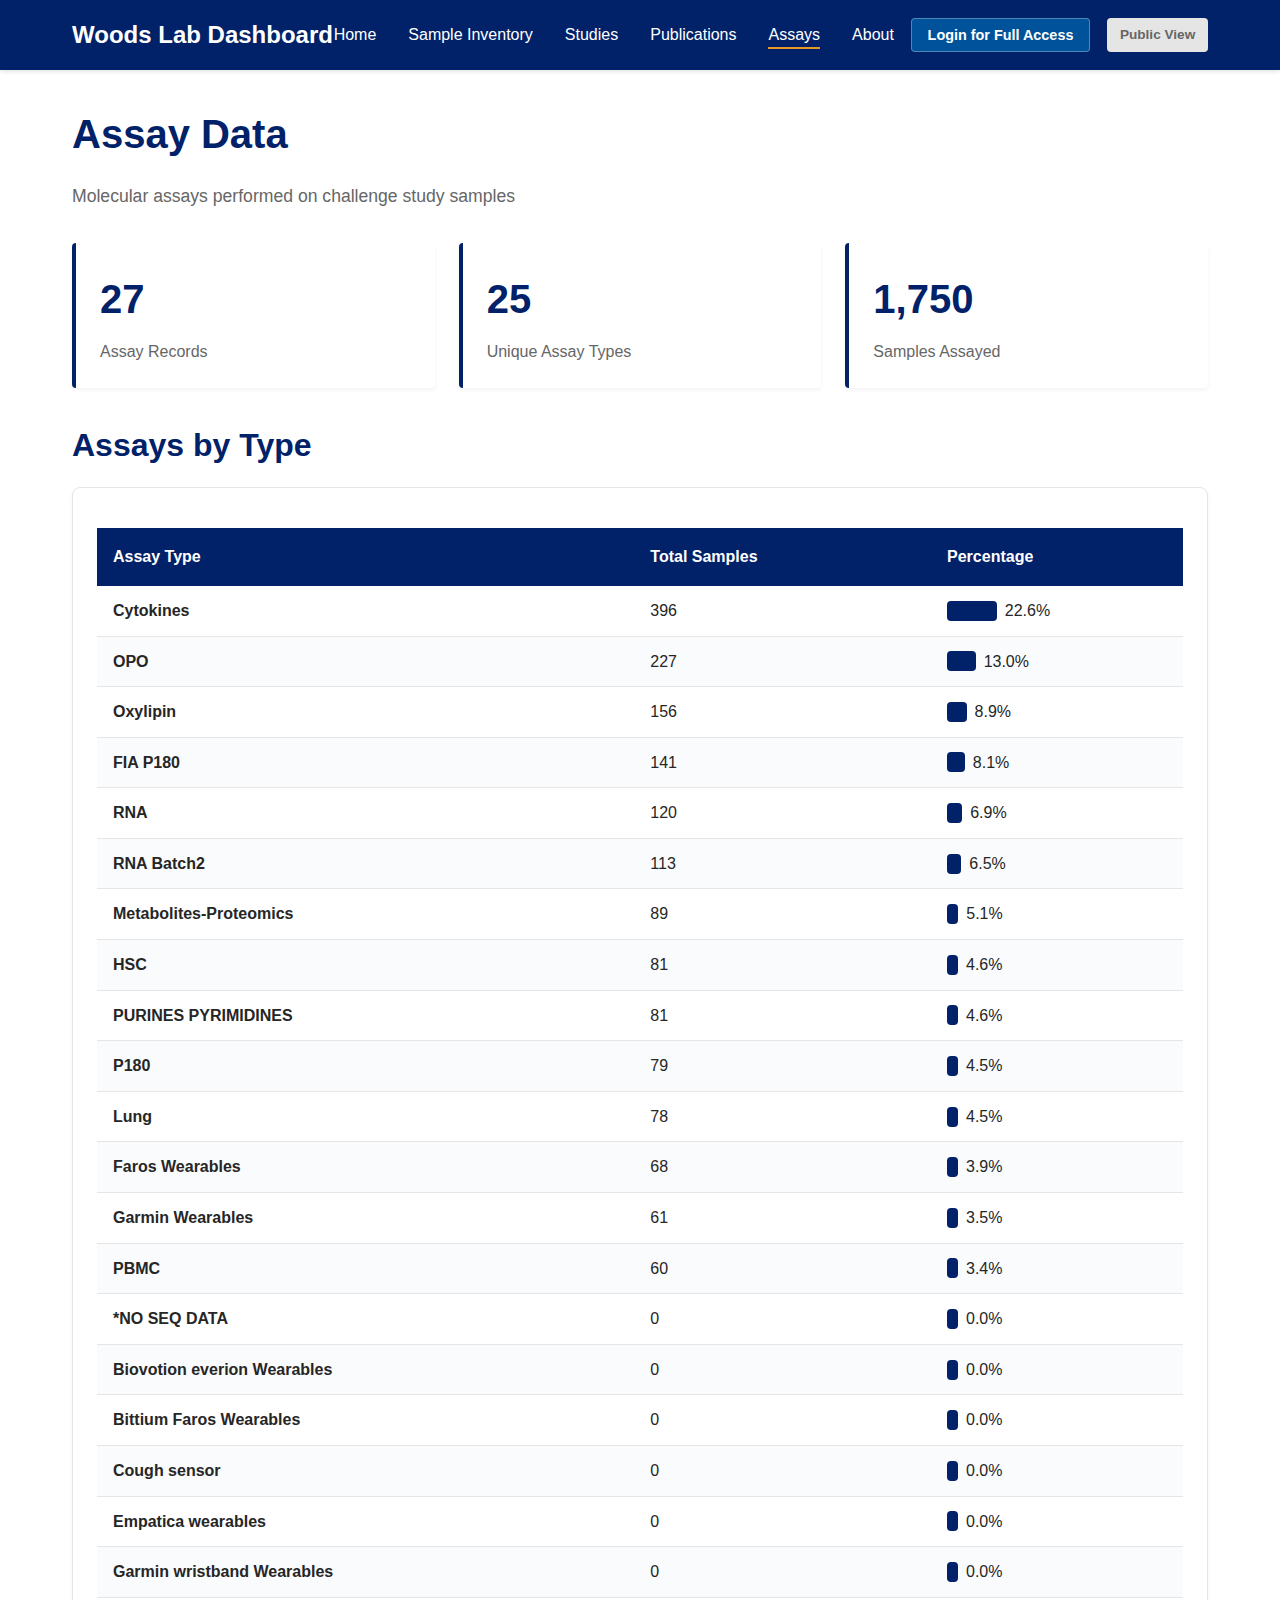
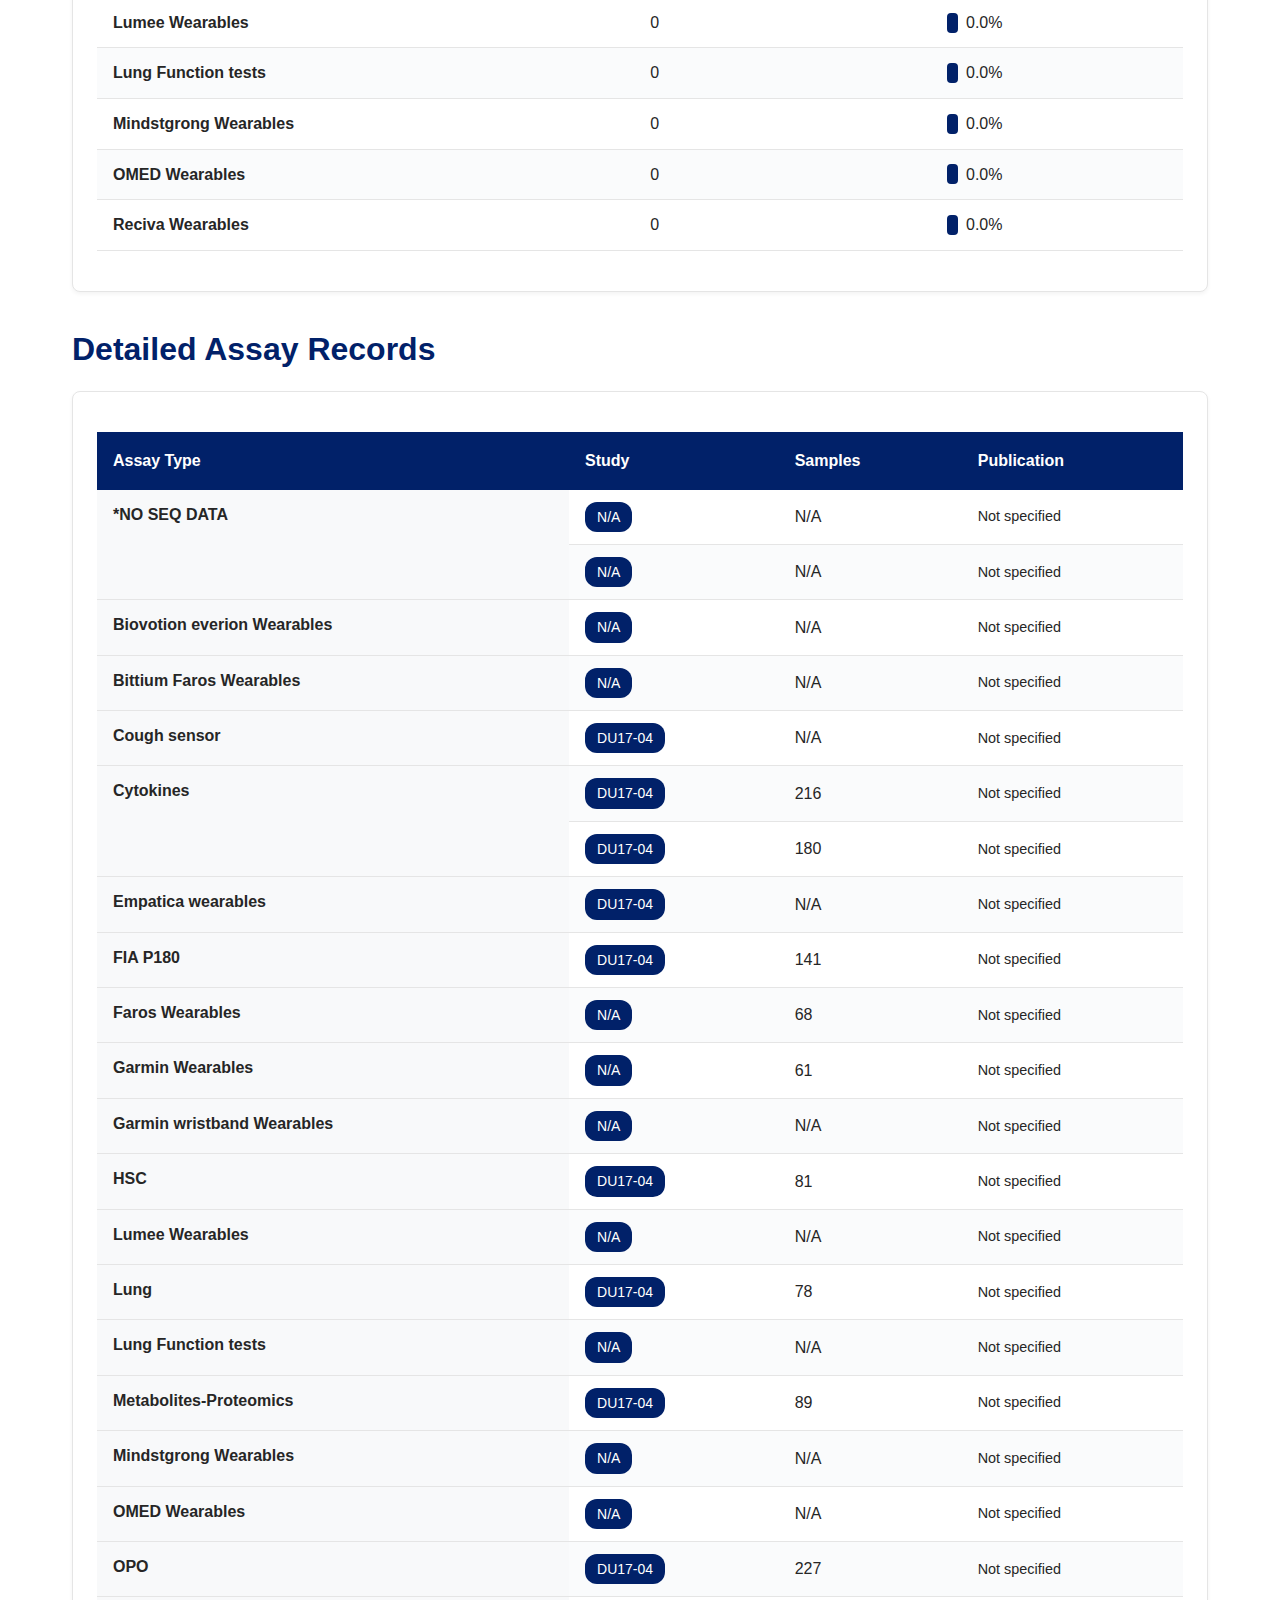
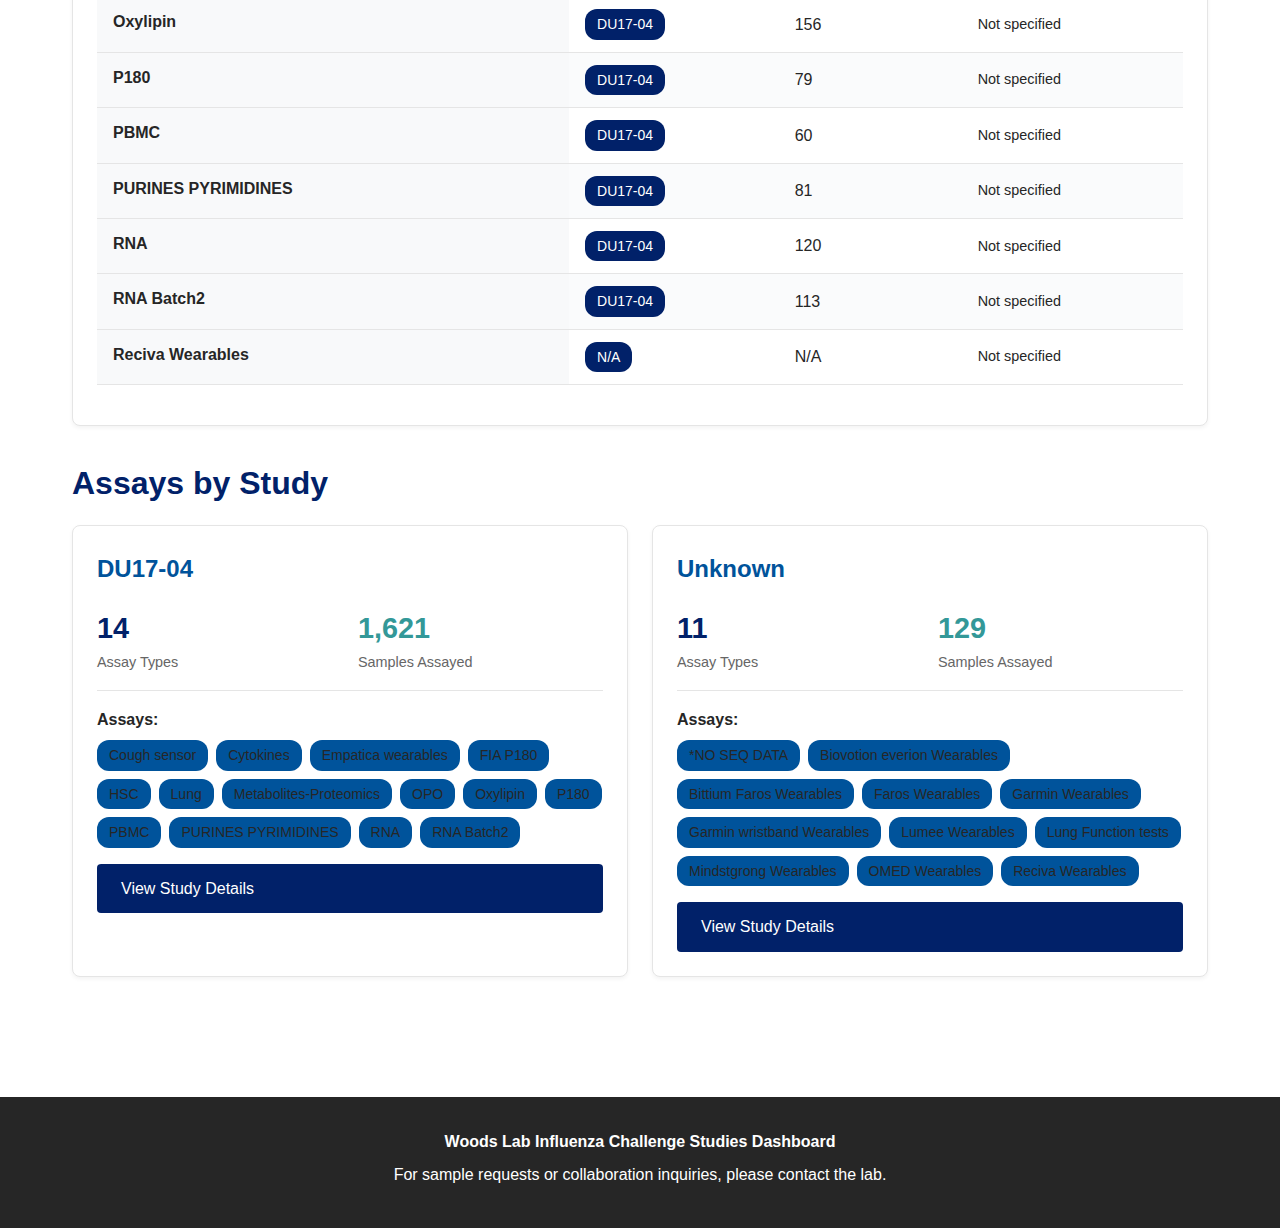
<file: public/assays.html>
<!DOCTYPE html>
<html lang="en">
<head>
    <meta charset="UTF-8">
    <meta name="viewport" content="width=device-width, initial-scale=1.0">
    <title>Assays - Woods Lab Dashboard</title>
    <link rel="stylesheet" href="css/main.css">
</head>
<body>
    <!-- Navigation -->
    <nav>
        <div class="nav-container">
            <a href="index.html" class="nav-brand">Woods Lab Dashboard</a>
            <ul class="nav-links">
                <li><a href="index.html">Home</a></li>
                <li><a href="samples.html">Sample Inventory</a></li>
                <li><a href="studies.html">Studies</a></li>
                <li><a href="publications.html">Publications</a></li>
                <li><a href="assays.html">Assays</a></li>
                <li><a href="about.html">About</a></li>
            </ul>
        </div>
    </nav>

    <!-- Main Content -->
    <main>
        <h1>Assay Data</h1>
        <p style="font-size: 1.1rem; color: var(--graphite); margin-bottom: 2rem;">
            Molecular assays performed on challenge study samples
        </p>

        <!-- Statistics -->
        <div id="stats-section" class="grid grid-3 hidden" style="margin-bottom: 2rem;">
            <div class="stat-card">
                <span class="stat-number" id="stat-records">-</span>
                <span class="stat-label">Assay Records</span>
            </div>
            <div class="stat-card">
                <span class="stat-number" id="stat-types">-</span>
                <span class="stat-label">Unique Assay Types</span>
            </div>
            <div class="stat-card">
                <span class="stat-number" id="stat-samples">-</span>
                <span class="stat-label">Samples Assayed</span>
            </div>
        </div>

        <!-- Loading Indicator -->
        <div id="loading" class="text-center" style="margin: 3rem 0;">
            <div class="loading"></div>
            <p>Loading assay data...</p>
        </div>

        <!-- Assay Types Overview -->
        <div id="assays-overview" class="hidden">
            <h2>Assays by Type</h2>
            <div class="card">
                <div id="assays-by-type-chart"></div>
            </div>
        </div>

        <!-- Assay Records Table -->
        <div id="assays-table-section" class="hidden" style="margin-top: 2rem;">
            <h2>Detailed Assay Records</h2>
            <div class="card">
                <div style="overflow-x: auto;">
                    <table id="assays-table">
                        <thead>
                            <tr>
                                <th>Assay Type</th>
                                <th>Study</th>
                                <th>Samples</th>
                                <th>Publication</th>
                            </tr>
                        </thead>
                        <tbody id="assays-tbody"></tbody>
                    </table>
                </div>
            </div>
        </div>

        <!-- Studies with Assays -->
        <div id="studies-section" class="hidden" style="margin-top: 2rem;">
            <h2>Assays by Study</h2>
            <div class="grid grid-2" id="studies-grid"></div>
        </div>
    </main>

    <!-- Footer -->
    <footer>
        <div class="footer-container">
            <p><strong>Woods Lab Influenza Challenge Studies Dashboard</strong></p>
            <p>For sample requests or collaboration inquiries, please contact the lab.</p>
        </div>
    </footer>

    <!-- JavaScript -->
    <script src="js/auth.js"></script>
    <script src="js/main.js"></script>
    <script>
        let assaysData = [];
        let assayStats = {};

        // Load assays
        async function loadAssays() {
            try {
                const [assaysResponse, statsResponse] = await Promise.all([
                    fetch('data/assays.json'),
                    fetch('data/assay_statistics.json')
                ]);

                assaysData = await assaysResponse.json();
                assayStats = await statsResponse.json();

                displayStatistics();
                displayAssaysByType();
                displayAssaysTable();
                displayStudiesSection();

                document.getElementById('loading').classList.add('hidden');
                document.getElementById('stats-section').classList.remove('hidden');
                document.getElementById('assays-overview').classList.remove('hidden');
                document.getElementById('assays-table-section').classList.remove('hidden');
                document.getElementById('studies-section').classList.remove('hidden');

            } catch (error) {
                console.error('Error loading assays:', error);
                document.getElementById('loading').innerHTML = `
                    <div class="alert alert-warning">
                        <strong>Error loading assay data.</strong><br>
                        ${error.message}
                    </div>
                `;
            }
        }

        // Display statistics
        function displayStatistics() {
            document.getElementById('stat-records').textContent = assayStats.total_assay_records;
            document.getElementById('stat-types').textContent = assayStats.unique_assay_types;
            document.getElementById('stat-samples').textContent = assayStats.total_samples_assayed.toLocaleString();
        }

        // Display assays by type chart
        function displayAssaysByType() {
            const container = document.getElementById('assays-by-type-chart');
            const assaysByType = assayStats.assays_by_type || {};

            // Sort by sample count
            const sortedAssays = Object.entries(assaysByType).sort((a, b) => b[1] - a[1]);

            let html = '<table><thead><tr><th>Assay Type</th><th>Total Samples</th><th>Percentage</th></tr></thead><tbody>';

            const total = Object.values(assaysByType).reduce((sum, count) => sum + count, 0);

            sortedAssays.forEach(([assay, count]) => {
                const percentage = ((count / total) * 100).toFixed(1);
                const barWidth = Math.max(percentage, 5); // Minimum 5% for visibility

                html += `
                    <tr>
                        <td><strong>${assay}</strong></td>
                        <td>${count.toLocaleString()}</td>
                        <td>
                            <div style="display: flex; align-items: center; gap: 0.5rem;">
                                <div style="background-color: var(--primary-blue); width: ${barWidth}%; height: 20px; border-radius: 4px;"></div>
                                <span>${percentage}%</span>
                            </div>
                        </td>
                    </tr>
                `;
            });

            html += '</tbody></table>';
            container.innerHTML = html;
        }

        // Display assays table
        function displayAssaysTable() {
            const tbody = document.getElementById('assays-tbody');

            // Group by assay type
            const assayGroups = {};
            assaysData.forEach(record => {
                const assayType = record.Assay || 'Unknown';
                if (!assayGroups[assayType]) {
                    assayGroups[assayType] = [];
                }
                assayGroups[assayType].push(record);
            });

            let html = '';

            // Sort assay types alphabetically
            const sortedAssayTypes = Object.keys(assayGroups).sort();

            sortedAssayTypes.forEach(assayType => {
                const records = assayGroups[assayType];

                records.forEach((record, index) => {
                    const isFirstInGroup = index === 0;
                    const rowspan = isFirstInGroup ? records.length : 0;

                    html += '<tr>';

                    if (isFirstInGroup) {
                        html += `<td rowspan="${rowspan}" style="background-color: #f8f9fa; font-weight: bold; vertical-align: top;">${assayType}</td>`;
                    }

                    html += `
                        <td><span class="badge badge-primary">${record.biobank_study_code || 'N/A'}</span></td>
                        <td>${record.Samples ? record.Samples.toLocaleString() : 'N/A'}</td>
                        <td style="font-size: 0.9rem;">${record.publication_title || 'Not specified'}</td>
                    `;

                    html += '</tr>';
                });
            });

            tbody.innerHTML = html;
        }

        // Display studies section
        function displayStudiesSection() {
            const container = document.getElementById('studies-grid');

            // Group assays by study
            const studyGroups = {};
            assaysData.forEach(record => {
                const study = record.biobank_study_code || 'Unknown';
                if (!studyGroups[study]) {
                    studyGroups[study] = {
                        assayTypes: new Set(),
                        totalSamples: 0,
                        records: []
                    };
                }
                studyGroups[study].assayTypes.add(record.Assay);
                studyGroups[study].totalSamples += record.Samples || 0;
                studyGroups[study].records.push(record);
            });

            let html = '';

            // Sort studies
            const sortedStudies = Object.keys(studyGroups).sort();

            sortedStudies.forEach(study => {
                const data = studyGroups[study];

                html += `
                    <div class="card">
                        <h3 style="margin-bottom: 1rem;">${study}</h3>

                        <div class="grid grid-2" style="gap: 1rem; margin-bottom: 1rem;">
                            <div>
                                <div style="font-size: 1.8rem; font-weight: bold; color: var(--primary-blue);">
                                    ${data.assayTypes.size}
                                </div>
                                <div style="font-size: 0.9rem; color: var(--graphite);">Assay Types</div>
                            </div>
                            <div>
                                <div style="font-size: 1.8rem; font-weight: bold; color: var(--eno);">
                                    ${data.totalSamples.toLocaleString()}
                                </div>
                                <div style="font-size: 0.9rem; color: var(--graphite);">Samples Assayed</div>
                            </div>
                        </div>

                        <div style="margin-top: 1rem; padding-top: 1rem; border-top: 1px solid var(--hatteras);">
                            <strong style="display: block; margin-bottom: 0.5rem;">Assays:</strong>
                            <div style="display: flex; flex-wrap: wrap; gap: 0.5rem;">
                                ${Array.from(data.assayTypes).sort().map(assay =>
                                    `<span class="badge" style="background-color: var(--royal-blue);">${assay}</span>`
                                ).join('')}
                            </div>
                        </div>

                        <div style="margin-top: 1rem;">
                            <a href="studies.html?study=${study}" class="btn" style="width: 100%;">View Study Details</a>
                        </div>
                    </div>
                `;
            });

            container.innerHTML = html;
        }

        // Load on page load
        document.addEventListener('DOMContentLoaded', loadAssays);
    </script>
</body>
</html>
</file>
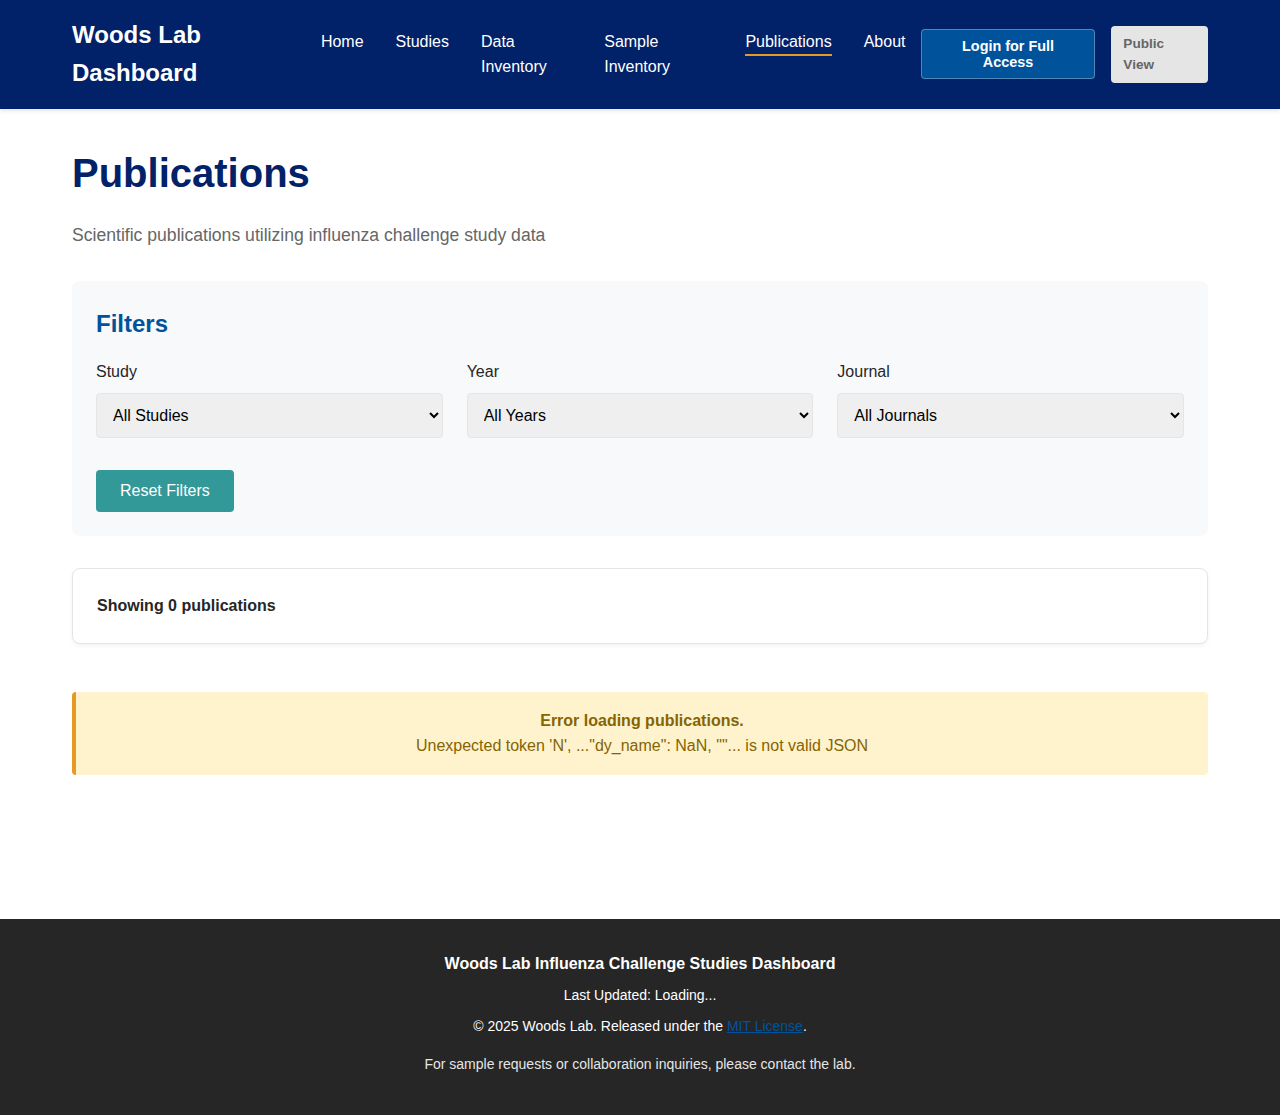
<file: public/publications.html>
<!DOCTYPE html>
<html lang="en">
<head>
    <meta charset="UTF-8">
    <meta name="viewport" content="width=device-width, initial-scale=1.0">
    <title>Publications - Woods Lab Dashboard</title>
    <link rel="stylesheet" href="css/main.css">
</head>
<body>
    <!-- Navigation -->
    <nav>
        <div class="nav-container">
            <a href="index.html" class="nav-brand">Woods Lab Dashboard</a>
                        <ul class="nav-links">
                <li><a href="index.html">Home</a></li>
                <li><a href="studies.html">Studies</a></li>
                <li><a href="data-inventory.html">Data Inventory</a></li>
                <li><a href="samples.html">Sample Inventory</a></li>
                <li><a href="publications.html">Publications</a></li>
                <li><a href="about.html">About</a></li>
            </ul>
        </div>
    </nav>

    <!-- Main Content -->
    <main>
        <h1>Publications</h1>
        <p style="font-size: 1.1rem; color: var(--graphite); margin-bottom: 2rem;">
            Scientific publications utilizing influenza challenge study data
        </p>

        <!-- Filters -->
        <div class="filters">
            <h3 style="margin-bottom: 1rem;">Filters</h3>
            <div class="grid grid-3">
                <div class="filter-group">
                    <label for="filter-study">Study</label>
                    <select id="filter-study" onchange="applyFilters()">
                        <option value="">All Studies</option>
                    </select>
                </div>
                <div class="filter-group">
                    <label for="filter-year">Year</label>
                    <select id="filter-year" onchange="applyFilters()">
                        <option value="">All Years</option>
                    </select>
                </div>
                <div class="filter-group">
                    <label for="filter-journal">Journal</label>
                    <select id="filter-journal" onchange="applyFilters()">
                        <option value="">All Journals</option>
                    </select>
                </div>
            </div>
            <div style="margin-top: 1rem;">
                <button class="btn btn-secondary" onclick="resetFilters()">Reset Filters</button>
            </div>
        </div>

        <!-- Results Summary -->
        <div class="card">
            <strong>Showing <span id="results-count">0</span> publications</strong>
        </div>

        <!-- Loading Indicator -->
        <div id="loading" class="text-center" style="margin: 3rem 0;">
            <div class="loading"></div>
            <p>Loading publications...</p>
        </div>

        <!-- Publications List -->
        <div id="publications-container" class="hidden"></div>

        <!-- No Results -->
        <div id="no-results" class="hidden">
            <div class="alert alert-info">
                <strong>No publications found matching your filters.</strong><br>
                Try adjusting your filter criteria.
            </div>
        </div>

        <!-- Publication Details Modal -->
        <div id="pub-modal" class="hidden" style="position: fixed; top: 0; left: 0; width: 100%; height: 100%; background: rgba(0,0,0,0.5); z-index: 1000; overflow-y: auto;">
            <div style="max-width: 900px; margin: 2rem auto; padding: 2rem;">
                <div class="card" style="max-height: 90vh; overflow-y: auto;">
                    <div style="display: flex; justify-content: space-between; align-items: start; margin-bottom: 1.5rem;">
                        <h2 id="modal-title" style="flex: 1; margin-bottom: 0;"></h2>
                        <button class="btn" onclick="closeModal()">Close</button>
                    </div>
                    <div id="modal-content"></div>
                </div>
            </div>
        </div>
    </main>

        <!-- Footer -->
    <footer>
        <div class="footer-container">
            <p><strong>Woods Lab Influenza Challenge Studies Dashboard</strong></p>
            <p style="font-size: 0.875rem;">Last Updated: <span id="footer-last-updated">Loading...</span></p>
            <p style="font-size: 0.875rem; margin-top: 0.5rem;">
                © 2025 Woods Lab. Released under the <a href="https://opensource.org/licenses/MIT" target="_blank" style="color: var(--royal-blue); text-decoration: underline;">MIT License</a>.
            </p>
            <p style="margin-top: 1rem; font-size: 0.875rem; color: var(--hatteras);">
                For sample requests or collaboration inquiries, please contact the lab.
            </p>
        </div>
    </footer>

    <!-- JavaScript -->
    <script src="js/auth.js"></script>
    <script src="js/main.js"></script>
    <script>
        let allPublications = [];
        let filteredPublications = [];

        // Load publications
        async function loadPublications() {
            try {
                const response = await fetch('data/publications.json');
                allPublications = await response.json();

                // Check for URL parameters (e.g., ?study=DU08-04)
                const urlParams = new URLSearchParams(window.location.search);
                const studyParam = urlParams.get('study');

                if (studyParam) {
                    document.getElementById('filter-study').value = studyParam;
                }

                filteredPublications = [...allPublications];

                populateFilters();
                applyFilters();

                document.getElementById('loading').classList.add('hidden');

            } catch (error) {
                console.error('Error loading publications:', error);
                document.getElementById('loading').innerHTML = `
                    <div class="alert alert-warning">
                        <strong>Error loading publications.</strong><br>
                        ${error.message}
                    </div>
                `;
            }
        }

        // Populate filter dropdowns
        function populateFilters() {
            const studies = getUniqueValues(allPublications, 'study_code').sort();
            const years = getUniqueValues(allPublications, 'year').filter(y => y !== 'Unknown').sort().reverse();
            const journals = getUniqueValues(allPublications, 'journal').sort();

            document.getElementById('filter-study').innerHTML += studies.map(s =>
                `<option value="${s}">${s}</option>`
            ).join('');

            document.getElementById('filter-year').innerHTML += years.map(y =>
                `<option value="${y}">${y}</option>`
            ).join('');

            document.getElementById('filter-journal').innerHTML += journals.map(j =>
                `<option value="${j}">${j}</option>`
            ).join('');
        }

        // Apply filters
        function applyFilters() {
            const studyFilter = document.getElementById('filter-study').value;
            const yearFilter = document.getElementById('filter-year').value;
            const journalFilter = document.getElementById('filter-journal').value;

            filteredPublications = allPublications.filter(pub => {
                if (studyFilter && pub.study_code !== studyFilter) return false;
                if (yearFilter && pub.year !== yearFilter) return false;
                if (journalFilter && pub.journal !== journalFilter) return false;
                return true;
            });

            displayPublications();
        }

        // Reset filters
        function resetFilters() {
            document.getElementById('filter-study').value = '';
            document.getElementById('filter-year').value = '';
            document.getElementById('filter-journal').value = '';
            applyFilters();
        }

        // Display publications
        function displayPublications() {
            const container = document.getElementById('publications-container');
            const count = filteredPublications.length;

            document.getElementById('results-count').textContent = count;

            if (count === 0) {
                container.classList.add('hidden');
                document.getElementById('no-results').classList.remove('hidden');
                return;
            }

            container.classList.remove('hidden');
            document.getElementById('no-results').classList.add('hidden');

            // Sort by year (newest first)
            const sortedPubs = [...filteredPublications].sort((a, b) => {
                const yearA = a.year === 'Unknown' ? 0 : parseInt(a.year);
                const yearB = b.year === 'Unknown' ? 0 : parseInt(b.year);
                return yearB - yearA;
            });

            let html = '';

            sortedPubs.forEach((pub, index) => {
                const hasPMID = pub.pmid && pub.pmid !== 'N/A' && pub.pmid !== 'Unknown';
                const pmidDisplay = hasPMID ? `PMID: ${pub.pmid}` : 'PMID not available';

                html += `
                    <div class="card" style="cursor: pointer;" onclick="showPublicationDetails(${index})">
                        <div style="display: flex; justify-content: space-between; align-items: start; margin-bottom: 0.5rem;">
                            <h3 style="flex: 1; margin-bottom: 0;">${pub.title}</h3>
                            <span class="badge badge-primary" style="margin-left: 1rem;">${pub.study_code}</span>
                        </div>

                        <p style="color: var(--graphite); margin-bottom: 0.5rem;">
                            <strong>${pub.first_author}</strong> et al.
                        </p>

                        <p style="color: var(--graphite); margin-bottom: 1rem;">
                            <em>${pub.journal}</em> • ${pub.year}
                            ${hasPMID ? ` • <a href="${pub.pubmed_url}" target="_blank" onclick="event.stopPropagation();">${pmidDisplay}</a>` : ` • ${pmidDisplay}`}
                        </p>

                        <button class="btn" style="font-size: 0.9rem;" onclick="event.stopPropagation(); showPublicationDetails(${index});">
                            View Details
                        </button>
                    </div>
                `;
            });

            container.innerHTML = html;
        }

        // Show publication details
        function showPublicationDetails(index) {
            const pub = filteredPublications.sort((a, b) => {
                const yearA = a.year === 'Unknown' ? 0 : parseInt(a.year);
                const yearB = b.year === 'Unknown' ? 0 : parseInt(b.year);
                return yearB - yearA;
            })[index];

            document.getElementById('modal-title').textContent = pub.title;

            const hasPMID = pub.pmid && pub.pmid !== 'N/A' && pub.pmid !== 'Unknown';

            let content = `
                <div style="margin-bottom: 2rem;">
                    <h3>Citation</h3>
                    <p style="background-color: #f8f9fa; padding: 1rem; border-radius: 4px;">
                        <strong>${pub.first_author}</strong> et al. (${pub.year}). ${pub.title}
                        <em>${pub.journal}</em>.
                        ${hasPMID ? `PMID: ${pub.pmid}.` : ''}
                    </p>
                </div>

                <div class="grid grid-2" style="margin-bottom: 2rem;">
                    <div class="card">
                        <h4>Study</h4>
                        <div style="font-size: 1.2rem; font-weight: bold; color: var(--primary-blue);">
                            ${pub.study_code}
                        </div>
                        <p style="margin-top: 0.5rem; color: var(--graphite);">${pub.study_name}</p>
                    </div>
                    <div class="card">
                        <h4>Journal</h4>
                        <div style="font-size: 1.2rem; font-weight: bold; color: var(--royal-blue);">
                            ${pub.year}
                        </div>
                        <p style="margin-top: 0.5rem; color: var(--graphite);">${pub.journal}</p>
                    </div>
                </div>
            `;

            if (pub.abstract && pub.abstract !== '') {
                content += `
                    <div style="margin-bottom: 2rem;">
                        <h3>Abstract</h3>
                        <p style="text-align: justify; line-height: 1.8;">${pub.abstract}</p>
                    </div>
                `;
            }

            content += `
                <div>
                    <h3>Links</h3>
                    <div style="display: flex; gap: 1rem; flex-wrap: wrap;">
                        ${hasPMID && pub.pubmed_url ? `<a href="${pub.pubmed_url}" target="_blank" class="btn">View on PubMed</a>` : ''}
                        <a href="samples.html?study=${pub.study_code}" class="btn btn-secondary">View Study Samples</a>
                    </div>
                </div>
            `;

            document.getElementById('modal-content').innerHTML = content;
            document.getElementById('pub-modal').classList.remove('hidden');
        }

        // Close modal
        function closeModal() {
            document.getElementById('pub-modal').classList.add('hidden');
        }

        // Close modal on background click
        document.getElementById('pub-modal').addEventListener('click', (e) => {
            if (e.target.id === 'pub-modal') {
                closeModal();
            }
        });

        // Load on page load
        document.addEventListener('DOMContentLoaded', loadPublications);
    </script>
</body>
</html>
</file>
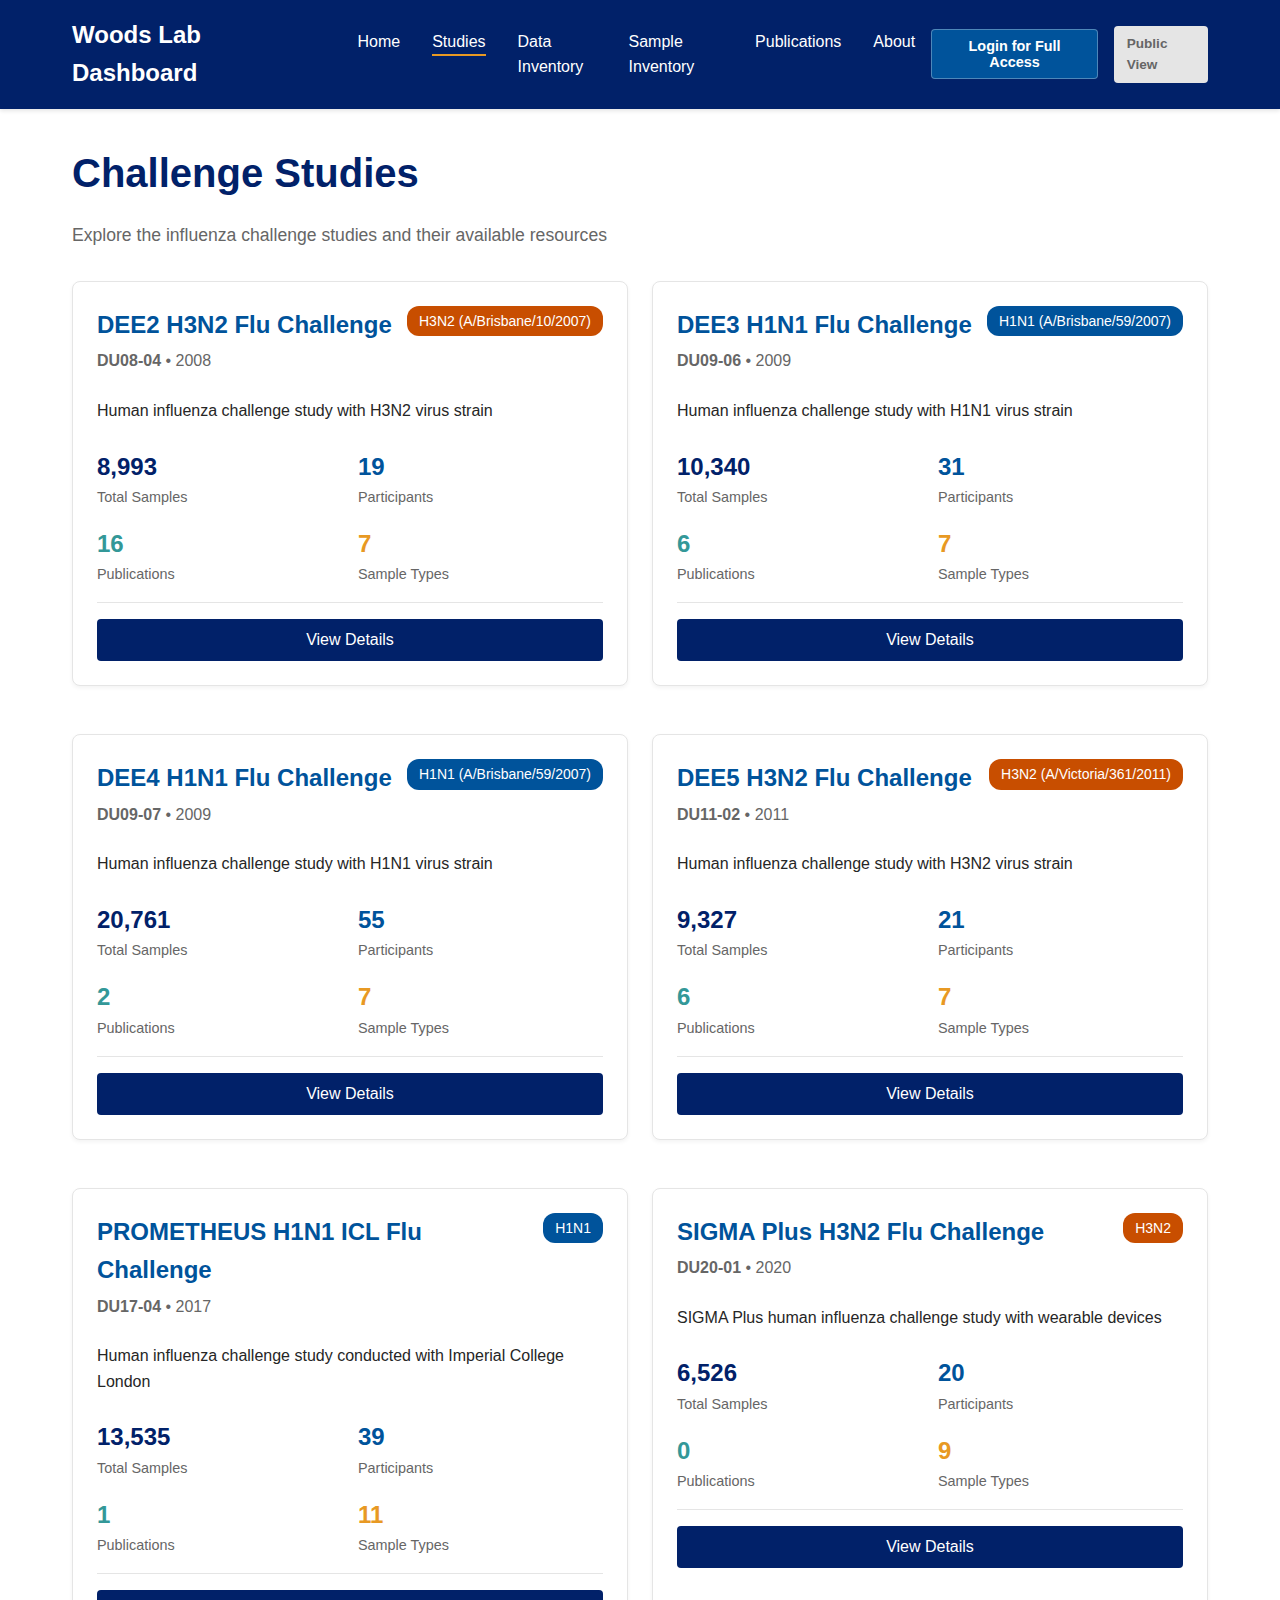
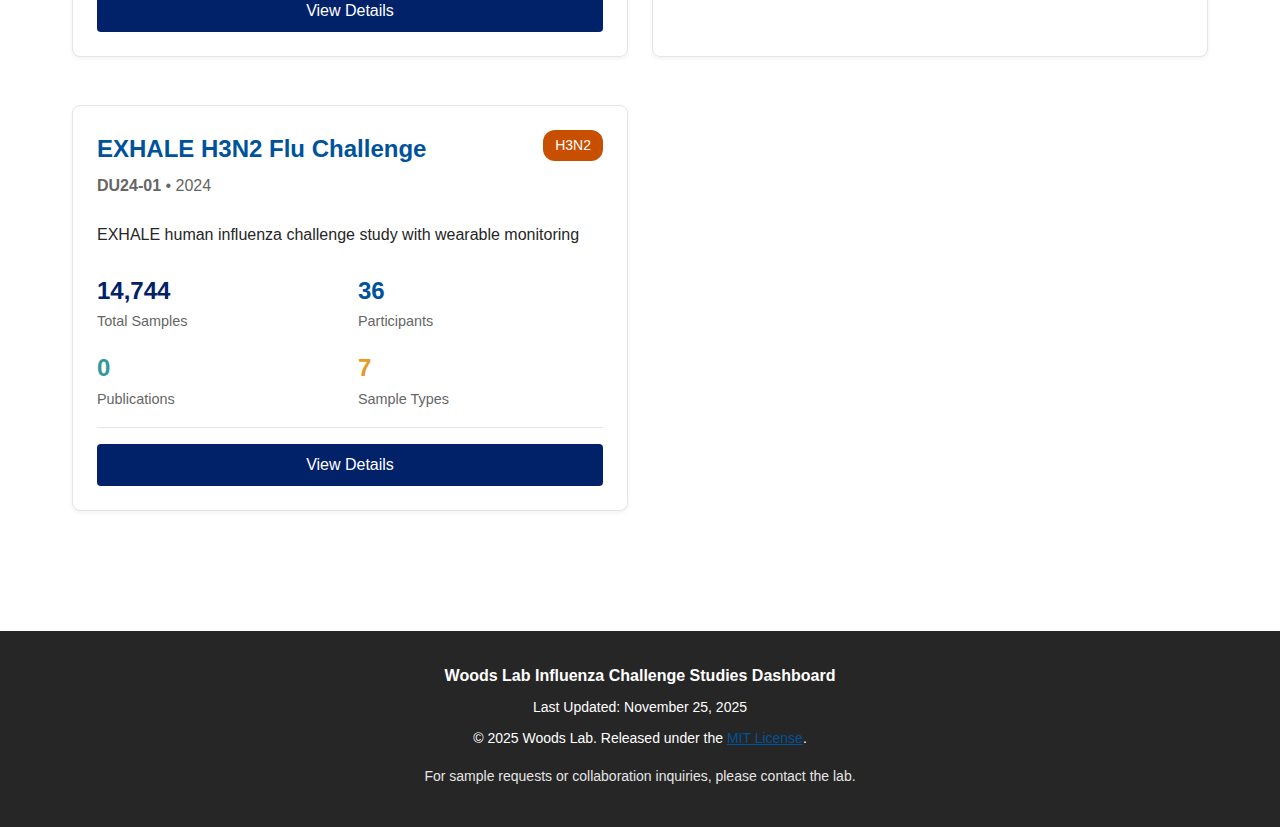
<file: public/studies.html>
<!DOCTYPE html>
<html lang="en">
<head>
    <meta charset="UTF-8">
    <meta name="viewport" content="width=device-width, initial-scale=1.0">
    <title>Studies - Woods Lab Dashboard</title>
    <link rel="stylesheet" href="css/main.css">
</head>
<body>
    <!-- Navigation -->
    <nav>
        <div class="nav-container">
            <a href="index.html" class="nav-brand" style="margin-right: 3rem;">Woods Lab Dashboard</a>
            <ul class="nav-links">
                <li><a href="index.html">Home</a></li>
                <li><a href="studies.html">Studies</a></li>
                <li><a href="data-inventory.html">Data Inventory</a></li>
                <li><a href="samples.html">Sample Inventory</a></li>
                <li><a href="publications.html">Publications</a></li>
                <li><a href="about.html">About</a></li>
            </ul>
        </div>
    </nav>

    <!-- Main Content -->
    <main>
        <h1>Challenge Studies</h1>
        <p style="font-size: 1.1rem; color: var(--graphite); margin-bottom: 2rem;">
            Explore the influenza challenge studies and their available resources
        </p>

        <!-- Loading Indicator -->
        <div id="loading" class="text-center" style="margin: 3rem 0;">
            <div class="loading"></div>
            <p>Loading studies...</p>
        </div>

        <!-- Studies Grid -->
        <div id="studies-container" class="hidden">
            <div class="grid grid-2" id="studies-grid"></div>
        </div>

        <!-- Study Details Modal -->
        <div id="study-modal" class="hidden" style="position: fixed; top: 0; left: 0; width: 100%; height: 100%; background: rgba(0,0,0,0.5); z-index: 1000; overflow-y: auto;">
            <div style="max-width: 900px; margin: 2rem auto; padding: 2rem;">
                <div class="card" style="max-height: 90vh; overflow-y: auto;">
                    <div style="display: flex; justify-content: space-between; align-items: start; margin-bottom: 1.5rem;">
                        <div>
                            <h2 id="modal-title" style="margin-bottom: 0.5rem;"></h2>
                            <p id="modal-subtitle" style="color: var(--graphite); font-size: 1.1rem;"></p>
                        </div>
                        <button class="btn" onclick="closeModal()">Close</button>
                    </div>
                    <div id="modal-content"></div>
                </div>
            </div>
        </div>
    </main>

    <!-- Footer -->
    <footer>
        <div class="footer-container">
            <p><strong>Woods Lab Influenza Challenge Studies Dashboard</strong></p>
            <p style="font-size: 0.875rem;">Last Updated: <span id="footer-last-updated">Loading...</span></p>
            <p style="font-size: 0.875rem; margin-top: 0.5rem;">
                © 2025 Woods Lab. Released under the <a href="https://opensource.org/licenses/MIT" target="_blank" style="color: var(--royal-blue); text-decoration: underline;">MIT License</a>.
            </p>
            <p style="margin-top: 1rem; font-size: 0.875rem; color: var(--hatteras);">
                For sample requests or collaboration inquiries, please contact the lab.
            </p>
        </div>
    </footer>

    <!-- JavaScript -->
    <script src="js/auth.js"></script>
    <script src="js/main.js"></script>
    <script>
        let studiesData = {};

        // Load studies
        async function loadStudies() {
            try {
                const [studiesResponse, configResponse] = await Promise.all([
                    fetch('data/studies.json'),
                    fetch('data/config.json')
                ]);

                studiesData = await studiesResponse.json();
                const config = await configResponse.json();

                // Update footer last updated
                const lastUpdated = new Date(config.last_updated);
                document.getElementById('footer-last-updated').textContent = lastUpdated.toLocaleDateString('en-US', {
                    year: 'numeric',
                    month: 'long',
                    day: 'numeric'
                });

                displayStudies();

                document.getElementById('loading').classList.add('hidden');
                document.getElementById('studies-container').classList.remove('hidden');

            } catch (error) {
                console.error('Error loading studies:', error);
                document.getElementById('loading').innerHTML = `
                    <div class="alert alert-warning">
                        <strong>Error loading studies data.</strong><br>
                        ${error.message}
                    </div>
                `;
            }
        }

        // Display study cards
        function displayStudies() {
            const container = document.getElementById('studies-grid');
            const studyOrder = ['DU08-04', 'DU09-06', 'DU09-07', 'DU11-02', 'DU17-04', 'DU20-01', 'DU24-01'];

            let html = '';

            studyOrder.forEach(code => {
                const study = studiesData[code];
                if (!study) return;

                const virusBadgeColor = study.virus && study.virus.includes('H3N2') ? 'var(--copper)' : 'var(--royal-blue)';

                html += `
                    <div class="card" style="cursor: pointer;" onclick="showStudyDetails('${code}')">
                        <div style="display: flex; justify-content: space-between; align-items: start; margin-bottom: 1rem;">
                            <div>
                                <h3 style="margin-bottom: 0.25rem;">${study.name}</h3>
                                <p style="color: var(--graphite); margin-bottom: 0.5rem;">
                                    <strong>${study.code}</strong> • ${study.year}
                                </p>
                            </div>
                            <span class="badge" style="background-color: ${virusBadgeColor}; color: white;">
                                ${study.virus}
                            </span>
                        </div>

                        <p style="margin-bottom: 1.5rem; color: var(--cast-iron);">
                            ${study.description}
                        </p>

                        <div class="grid grid-2" style="gap: 1rem;">
                            <div>
                                <div style="font-size: 1.5rem; font-weight: bold; color: var(--primary-blue);">
                                    ${study.total_samples ? study.total_samples.toLocaleString() : 'N/A'}
                                </div>
                                <div style="font-size: 0.9rem; color: var(--graphite);">Total Samples</div>
                            </div>
                            <div>
                                <div style="font-size: 1.5rem; font-weight: bold; color: var(--royal-blue);">
                                    ${study.participants || 'N/A'}
                                </div>
                                <div style="font-size: 0.9rem; color: var(--graphite);">Participants</div>
                            </div>
                            <div>
                                <div style="font-size: 1.5rem; font-weight: bold; color: var(--eno);">
                                    ${study.publications || 0}
                                </div>
                                <div style="font-size: 0.9rem; color: var(--graphite);">Publications</div>
                            </div>
                            <div>
                                <div style="font-size: 1.5rem; font-weight: bold; color: var(--persimmon);">
                                    ${study.sample_types || 'N/A'}
                                </div>
                                <div style="font-size: 0.9rem; color: var(--graphite);">Sample Types</div>
                            </div>
                        </div>

                        <div style="margin-top: 1rem; padding-top: 1rem; border-top: 1px solid var(--hatteras);">
                            <button class="btn" style="width: 100%;">View Details</button>
                        </div>
                    </div>
                `;
            });

            container.innerHTML = html;
        }

        // Show study details in modal
        function showStudyDetails(studyCode) {
            const study = studiesData[studyCode];
            if (!study) return;

            document.getElementById('modal-title').textContent = `${study.name} (${study.code})`;
            document.getElementById('modal-subtitle').textContent = `${study.year} • ${study.virus}`;

            let content = `
                <div style="margin-bottom: 2rem;">
                    <h3>Description</h3>
                    <p>${study.description}</p>
                </div>

                <div class="grid grid-3" style="margin-bottom: 2rem;">
                    <div class="stat-card">
                        <span class="stat-number">${study.total_samples ? study.total_samples.toLocaleString() : 'N/A'}</span>
                        <span class="stat-label">Total Samples</span>
                    </div>
                    <div class="stat-card">
                        <span class="stat-number">${study.participants || 'N/A'}</span>
                        <span class="stat-label">Participants</span>
                    </div>
                    <div class="stat-card">
                        <span class="stat-number">${study.sample_types || 'N/A'}</span>
                        <span class="stat-label">Sample Types</span>
                    </div>
                </div>

                <div class="grid grid-2" style="margin-bottom: 2rem;">
                    <div class="card" style="border-left-color: var(--eno);">
                        <h4 style="color: var(--eno); margin-bottom: 0.5rem;">Available Samples</h4>
                        <div style="font-size: 1.8rem; font-weight: bold; color: var(--cast-iron);">
                            ${study.samples_available ? study.samples_available.toLocaleString() : 'N/A'}
                        </div>
                    </div>
                    <div class="card" style="border-left-color: var(--graphite);">
                        <h4 style="color: var(--graphite); margin-bottom: 0.5rem;">Transferred Samples</h4>
                        <div style="font-size: 1.8rem; font-weight: bold; color: var(--cast-iron);">
                            ${study.samples_transferred ? study.samples_transferred.toLocaleString() : 'N/A'}
                        </div>
                    </div>
                </div>

                <div style="margin-bottom: 2rem;">
                    <h3>Research Outputs</h3>
                    <div class="grid grid-2">
                        <div class="card">
                            <h4 style="color: var(--royal-blue);">Publications</h4>
                            <div style="font-size: 2rem; font-weight: bold;">${study.publications || 0}</div>
                            <p style="margin-top: 0.5rem; color: var(--graphite);">
                                Scientific publications using samples from this study
                            </p>
                            ${study.publications > 0 ? `<a href="publications.html?study=${study.code}" class="btn mt-2">View Publications</a>` : ''}
                        </div>
                        <div class="card">
                            <h4 style="color: var(--persimmon);">Assays Performed</h4>
                            <div style="font-size: 2rem; font-weight: bold;">${study.assays_performed || 0}</div>
                            <p style="margin-top: 0.5rem; color: var(--graphite);">
                                Different assay types performed on samples
                            </p>
                        </div>
                    </div>
                </div>

                <div>
                    <h3>Quick Actions</h3>
                    <div style="display: flex; gap: 1rem; flex-wrap: wrap;">
                        <a href="samples.html?study=${study.code}" class="btn">View Samples</a>
                        ${study.publications > 0 ? `<a href="publications.html?study=${study.code}" class="btn btn-secondary">View Publications</a>` : ''}
                    </div>
                </div>
            `;

            document.getElementById('modal-content').innerHTML = content;
            document.getElementById('study-modal').classList.remove('hidden');
        }

        // Close modal
        function closeModal() {
            document.getElementById('study-modal').classList.add('hidden');
        }

        // Close modal on background click
        document.getElementById('study-modal').addEventListener('click', (e) => {
            if (e.target.id === 'study-modal') {
                closeModal();
            }
        });

        // Load on page load
        document.addEventListener('DOMContentLoaded', loadStudies);
    </script>
</body>
</html>
</file>
<file: css/main.css>
/* Woods Lab Influenza Challenge Dashboard - Main Stylesheet */

/* Color Palette */
:root {
  --primary-blue: #012169;
  --royal-blue: #00539B;
  --copper: #C84E00;
  --persimmon: #E89923;
  --eno: #339898;
  --cast-iron: #262626;
  --graphite: #666666;
  --hatteras: #E5E5E5;
  --white: #FFFFFF;
}

/* Reset and Base Styles */
* {
  margin: 0;
  padding: 0;
  box-sizing: border-box;
}

body {
  font-family: -apple-system, BlinkMacSystemFont, 'Segoe UI', Roboto, Oxygen, Ubuntu, Cantarell, sans-serif;
  color: var(--cast-iron);
  background-color: var(--white);
  line-height: 1.6;
}

/* Navigation Bar */
nav {
  background-color: var(--primary-blue);
  color: var(--white);
  padding: 1rem 0;
  box-shadow: 0 2px 4px rgba(0, 0, 0, 0.1);
}

.nav-container {
  max-width: 1200px;
  margin: 0 auto;
  padding: 0 2rem;
  display: flex;
  justify-content: space-between;
  align-items: center;
}

.nav-brand {
  font-size: 1.5rem;
  font-weight: bold;
  color: var(--white);
  text-decoration: none;
}

.nav-links {
  display: flex;
  list-style: none;
  gap: 2rem;
}

.nav-links a {
  color: var(--white);
  text-decoration: none;
  transition: color 0.3s;
}

.nav-links a:hover {
  color: var(--persimmon);
}

/* Main Content Container */
main {
  max-width: 1200px;
  margin: 0 auto;
  padding: 2rem;
}

/* Typography */
h1 {
  color: var(--primary-blue);
  font-size: 2.5rem;
  margin-bottom: 1rem;
}

h2 {
  color: var(--primary-blue);
  font-size: 2rem;
  margin-bottom: 1rem;
  margin-top: 2rem;
}

h3 {
  color: var(--royal-blue);
  font-size: 1.5rem;
  margin-bottom: 0.75rem;
}

p {
  margin-bottom: 1rem;
}

a {
  color: var(--royal-blue);
  text-decoration: none;
}

a:hover {
  text-decoration: underline;
}

/* Buttons */
.btn {
  display: inline-block;
  padding: 0.75rem 1.5rem;
  background-color: var(--primary-blue);
  color: var(--white);
  border: none;
  border-radius: 4px;
  cursor: pointer;
  font-size: 1rem;
  transition: background-color 0.3s;
}

.btn:hover {
  background-color: var(--royal-blue);
  text-decoration: none;
}

.btn-secondary {
  background-color: var(--eno);
}

.btn-secondary:hover {
  background-color: #2a7a7a;
}

/* Cards */
.card {
  background-color: var(--white);
  border: 1px solid var(--hatteras);
  border-radius: 8px;
  padding: 1.5rem;
  margin-bottom: 1.5rem;
  box-shadow: 0 2px 4px rgba(0, 0, 0, 0.05);
  transition: box-shadow 0.3s;
}

.card:hover {
  box-shadow: 0 4px 8px rgba(0, 0, 0, 0.1);
}

.card-title {
  color: var(--primary-blue);
  font-size: 1.25rem;
  font-weight: bold;
  margin-bottom: 0.5rem;
}

.card-subtitle {
  color: var(--graphite);
  font-size: 1rem;
  margin-bottom: 1rem;
}

/* Grid Layouts */
.grid {
  display: grid;
  gap: 1.5rem;
}

.grid-2 {
  grid-template-columns: repeat(2, 1fr);
}

.grid-3 {
  grid-template-columns: repeat(3, 1fr);
}

.grid-4 {
  grid-template-columns: repeat(4, 1fr);
}

/* Statistics Cards */
.stat-card {
  background-color: var(--white);
  border-left: 4px solid var(--primary-blue);
  padding: 1.5rem;
  border-radius: 4px;
  box-shadow: 0 2px 4px rgba(0, 0, 0, 0.05);
}

.stat-number {
  font-size: 2.5rem;
  font-weight: bold;
  color: var(--primary-blue);
  display: block;
}

.stat-label {
  font-size: 1rem;
  color: var(--graphite);
  display: block;
  margin-top: 0.5rem;
}

/* Tables */
table {
  width: 100%;
  border-collapse: collapse;
  margin: 1rem 0;
  background-color: var(--white);
}

thead {
  background-color: var(--primary-blue);
  color: var(--white);
}

th {
  padding: 1rem;
  text-align: left;
  font-weight: bold;
}

td {
  padding: 0.75rem 1rem;
  border-bottom: 1px solid var(--hatteras);
}

tbody tr:hover {
  background-color: #f8f9fa;
}

tbody tr:nth-child(even) {
  background-color: #fafbfc;
}

/* Forms and Inputs */
input, select, textarea {
  width: 100%;
  padding: 0.75rem;
  border: 1px solid var(--hatteras);
  border-radius: 4px;
  font-size: 1rem;
  font-family: inherit;
}

input:focus, select:focus, textarea:focus {
  outline: none;
  border-color: var(--royal-blue);
  box-shadow: 0 0 0 3px rgba(0, 83, 155, 0.1);
}

label {
  display: block;
  margin-bottom: 0.5rem;
  color: var(--cast-iron);
  font-weight: 500;
}

/* Search Bar */
.search-container {
  margin: 2rem 0;
}

.search-bar {
  display: flex;
  gap: 1rem;
}

.search-bar input {
  flex: 1;
}

/* Filters */
.filters {
  background-color: #f8f9fa;
  padding: 1.5rem;
  border-radius: 8px;
  margin-bottom: 2rem;
}

.filter-group {
  margin-bottom: 1rem;
}

.filter-group:last-child {
  margin-bottom: 0;
}

/* Badges */
.badge {
  display: inline-block;
  padding: 0.25rem 0.75rem;
  font-size: 0.875rem;
  border-radius: 12px;
  font-weight: 500;
}

.badge-available {
  background-color: var(--eno);
  color: var(--white);
}

.badge-transferred {
  background-color: var(--graphite);
  color: var(--white);
}

.badge-primary {
  background-color: var(--primary-blue);
  color: var(--white);
}

.badge-warning {
  background-color: var(--persimmon);
  color: var(--white);
}

/* Alerts */
.alert {
  padding: 1rem 1.5rem;
  border-radius: 4px;
  margin-bottom: 1rem;
  border-left: 4px solid;
}

.alert-info {
  background-color: #e7f3ff;
  border-color: var(--royal-blue);
  color: #004085;
}

.alert-warning {
  background-color: #fff3cd;
  border-color: var(--persimmon);
  color: #856404;
}

.alert-success {
  background-color: #d4edda;
  border-color: var(--eno);
  color: #155724;
}

/* Footer */
footer {
  background-color: var(--cast-iron);
  color: var(--white);
  padding: 2rem 0;
  margin-top: 4rem;
}

.footer-container {
  max-width: 1200px;
  margin: 0 auto;
  padding: 0 2rem;
  text-align: center;
}

.footer-container p {
  margin-bottom: 0.5rem;
}

.footer-container a {
  color: var(--persimmon);
}

/* Loading Spinner */
.loading {
  display: inline-block;
  width: 50px;
  height: 50px;
  border: 5px solid var(--hatteras);
  border-top-color: var(--primary-blue);
  border-radius: 50%;
  animation: spin 1s linear infinite;
}

@keyframes spin {
  to { transform: rotate(360deg); }
}

/* Responsive Design */
@media (max-width: 968px) {
  .grid-3, .grid-4 {
    grid-template-columns: repeat(2, 1fr);
  }
}

@media (max-width: 768px) {
  .nav-container {
    flex-direction: column;
    gap: 1rem;
  }

  .nav-links {
    flex-wrap: wrap;
    gap: 1rem;
  }

  .grid-2, .grid-3, .grid-4 {
    grid-template-columns: 1fr;
  }

  h1 {
    font-size: 2rem;
  }

  h2 {
    font-size: 1.5rem;
  }

  main {
    padding: 1rem;
  }

  .stat-number {
    font-size: 2rem;
  }

  table {
    font-size: 0.875rem;
  }

  th, td {
    padding: 0.5rem;
  }
}

/* Utility Classes */
.text-center {
  text-align: center;
}

.text-right {
  text-align: right;
}

.mt-1 { margin-top: 0.5rem; }
.mt-2 { margin-top: 1rem; }
.mt-3 { margin-top: 1.5rem; }
.mt-4 { margin-top: 2rem; }

.mb-1 { margin-bottom: 0.5rem; }
.mb-2 { margin-bottom: 1rem; }
.mb-3 { margin-bottom: 1.5rem; }
.mb-4 { margin-bottom: 2rem; }

.hidden {
  display: none;
}
</file>
<file: public/css/main.css>
/* Woods Lab Influenza Challenge Dashboard - Main Stylesheet */

/* Color Palette */
:root {
  --primary-blue: #012169;
  --royal-blue: #00539B;
  --copper: #C84E00;
  --persimmon: #E89923;
  --eno: #339898;
  --cast-iron: #262626;
  --graphite: #666666;
  --hatteras: #E5E5E5;
  --white: #FFFFFF;
}

/* Reset and Base Styles */
* {
  margin: 0;
  padding: 0;
  box-sizing: border-box;
}

body {
  font-family: -apple-system, BlinkMacSystemFont, 'Segoe UI', Roboto, Oxygen, Ubuntu, Cantarell, sans-serif;
  color: var(--cast-iron);
  background-color: var(--white);
  line-height: 1.6;
}

/* Navigation Bar */
nav {
  background-color: var(--primary-blue);
  color: var(--white);
  padding: 1rem 0;
  box-shadow: 0 2px 4px rgba(0, 0, 0, 0.1);
}

.nav-container {
  max-width: 1200px;
  margin: 0 auto;
  padding: 0 2rem;
  display: flex;
  justify-content: space-between;
  align-items: center;
}

.nav-brand {
  font-size: 1.5rem;
  font-weight: bold;
  color: var(--white);
  text-decoration: none;
}

.nav-links {
  display: flex;
  list-style: none;
  gap: 2rem;
}

.nav-links a {
  color: var(--white);
  text-decoration: none;
  transition: color 0.3s;
}

.nav-links a:hover {
  color: var(--persimmon);
}

/* Main Content Container */
main {
  max-width: 1200px;
  margin: 0 auto;
  padding: 2rem;
}

/* Typography */
h1 {
  color: var(--primary-blue);
  font-size: 2.5rem;
  margin-bottom: 1rem;
}

h2 {
  color: var(--primary-blue);
  font-size: 2rem;
  margin-bottom: 1rem;
  margin-top: 2rem;
}

h3 {
  color: var(--royal-blue);
  font-size: 1.5rem;
  margin-bottom: 0.75rem;
}

p {
  margin-bottom: 1rem;
}

a {
  color: var(--royal-blue);
  text-decoration: none;
}

a:hover {
  text-decoration: underline;
}

/* Buttons */
.btn {
  display: inline-block;
  padding: 0.75rem 1.5rem;
  background-color: var(--primary-blue);
  color: var(--white);
  border: none;
  border-radius: 4px;
  cursor: pointer;
  font-size: 1rem;
  transition: background-color 0.3s;
}

.btn:hover {
  background-color: var(--royal-blue);
  text-decoration: none;
}

.btn-secondary {
  background-color: var(--eno);
}

.btn-secondary:hover {
  background-color: #2a7a7a;
}

/* Cards */
.card {
  background-color: var(--white);
  border: 1px solid var(--hatteras);
  border-radius: 8px;
  padding: 1.5rem;
  margin-bottom: 1.5rem;
  box-shadow: 0 2px 4px rgba(0, 0, 0, 0.05);
  transition: box-shadow 0.3s;
}

.card:hover {
  box-shadow: 0 4px 8px rgba(0, 0, 0, 0.1);
}

.card-title {
  color: var(--primary-blue);
  font-size: 1.25rem;
  font-weight: bold;
  margin-bottom: 0.5rem;
}

.card-subtitle {
  color: var(--graphite);
  font-size: 1rem;
  margin-bottom: 1rem;
}

/* Grid Layouts */
.grid {
  display: grid;
  gap: 1.5rem;
}

.grid-2 {
  grid-template-columns: repeat(2, 1fr);
}

.grid-3 {
  grid-template-columns: repeat(3, 1fr);
}

.grid-4 {
  grid-template-columns: repeat(4, 1fr);
}

/* Statistics Cards */
.stat-card {
  background-color: var(--white);
  border-left: 4px solid var(--primary-blue);
  padding: 1.5rem;
  border-radius: 4px;
  box-shadow: 0 2px 4px rgba(0, 0, 0, 0.05);
}

.stat-number {
  font-size: 2.5rem;
  font-weight: bold;
  color: var(--primary-blue);
  display: block;
}

.stat-label {
  font-size: 1rem;
  color: var(--graphite);
  display: block;
  margin-top: 0.5rem;
}

/* Tables */
table {
  width: 100%;
  border-collapse: collapse;
  margin: 1rem 0;
  background-color: var(--white);
}

thead {
  background-color: var(--primary-blue);
  color: var(--white);
}

th {
  padding: 1rem;
  text-align: left;
  font-weight: bold;
}

td {
  padding: 0.75rem 1rem;
  border-bottom: 1px solid var(--hatteras);
}

tbody tr:hover {
  background-color: #f8f9fa;
}

tbody tr:nth-child(even) {
  background-color: #fafbfc;
}

/* Forms and Inputs */
input, select, textarea {
  width: 100%;
  padding: 0.75rem;
  border: 1px solid var(--hatteras);
  border-radius: 4px;
  font-size: 1rem;
  font-family: inherit;
}

input:focus, select:focus, textarea:focus {
  outline: none;
  border-color: var(--royal-blue);
  box-shadow: 0 0 0 3px rgba(0, 83, 155, 0.1);
}

label {
  display: block;
  margin-bottom: 0.5rem;
  color: var(--cast-iron);
  font-weight: 500;
}

/* Search Bar */
.search-container {
  margin: 2rem 0;
}

.search-bar {
  display: flex;
  gap: 1rem;
}

.search-bar input {
  flex: 1;
}

/* Filters */
.filters {
  background-color: #f8f9fa;
  padding: 1.5rem;
  border-radius: 8px;
  margin-bottom: 2rem;
}

.filter-group {
  margin-bottom: 1rem;
}

.filter-group:last-child {
  margin-bottom: 0;
}

/* Badges */
.badge {
  display: inline-block;
  padding: 0.25rem 0.75rem;
  font-size: 0.875rem;
  border-radius: 12px;
  font-weight: 500;
}

.badge-available {
  background-color: var(--eno);
  color: var(--white);
}

.badge-transferred {
  background-color: var(--graphite);
  color: var(--white);
}

.badge-primary {
  background-color: var(--primary-blue);
  color: var(--white);
}

.badge-warning {
  background-color: var(--persimmon);
  color: var(--white);
}

/* Alerts */
.alert {
  padding: 1rem 1.5rem;
  border-radius: 4px;
  margin-bottom: 1rem;
  border-left: 4px solid;
}

.alert-info {
  background-color: #e7f3ff;
  border-color: var(--royal-blue);
  color: #004085;
}

.alert-warning {
  background-color: #fff3cd;
  border-color: var(--persimmon);
  color: #856404;
}

.alert-success {
  background-color: #d4edda;
  border-color: var(--eno);
  color: #155724;
}

/* Footer */
footer {
  background-color: var(--cast-iron);
  color: var(--white);
  padding: 2rem 0;
  margin-top: 4rem;
}

.footer-container {
  max-width: 1200px;
  margin: 0 auto;
  padding: 0 2rem;
  text-align: center;
}

.footer-container p {
  margin-bottom: 0.5rem;
}

.footer-container a {
  color: var(--persimmon);
}

/* Loading Spinner */
.loading {
  display: inline-block;
  width: 50px;
  height: 50px;
  border: 5px solid var(--hatteras);
  border-top-color: var(--primary-blue);
  border-radius: 50%;
  animation: spin 1s linear infinite;
}

@keyframes spin {
  to { transform: rotate(360deg); }
}

/* Responsive Design */
@media (max-width: 968px) {
  .grid-3, .grid-4 {
    grid-template-columns: repeat(2, 1fr);
  }
}

@media (max-width: 768px) {
  .nav-container {
    flex-direction: column;
    gap: 1rem;
  }

  .nav-links {
    flex-wrap: wrap;
    gap: 1rem;
  }

  .grid-2, .grid-3, .grid-4 {
    grid-template-columns: 1fr;
  }

  h1 {
    font-size: 2rem;
  }

  h2 {
    font-size: 1.5rem;
  }

  main {
    padding: 1rem;
  }

  .stat-number {
    font-size: 2rem;
  }

  table {
    font-size: 0.875rem;
  }

  th, td {
    padding: 0.5rem;
  }
}

/* Utility Classes */
.text-center {
  text-align: center;
}

.text-right {
  text-align: right;
}

.mt-1 { margin-top: 0.5rem; }
.mt-2 { margin-top: 1rem; }
.mt-3 { margin-top: 1.5rem; }
.mt-4 { margin-top: 2rem; }

.mb-1 { margin-bottom: 0.5rem; }
.mb-2 { margin-bottom: 1rem; }
.mb-3 { margin-bottom: 1.5rem; }
.mb-4 { margin-bottom: 2rem; }

.hidden {
  display: none;
}

/* ============================================================================
   Authentication UI Styles
   ============================================================================ */

/* Mode badges */
.mode-badge {
  padding: 0.4rem 0.8rem;
  border-radius: 4px;
  font-size: 0.85rem;
  font-weight: 600;
  margin-left: 1rem;
  display: inline-block;
}

.mode-badge.public {
  background-color: var(--hatteras);
  color: var(--graphite);
}

.mode-badge.private {
  background-color: var(--eno);
  color: var(--white);
}

/* Auth buttons */
.btn-login,
.btn-logout {
  padding: 0.5rem 1rem;
  border: none;
  border-radius: 4px;
  cursor: pointer;
  font-weight: 600;
  margin-left: 1rem;
  font-size: 0.9rem;
  transition: all 0.2s ease;
}

.btn-login {
  background-color: var(--royal-blue);
  color: var(--white);
  border: 1px solid rgba(255, 255, 255, 0.3);
}

.btn-login:hover {
  background-color: var(--primary-blue);
  transform: translateY(-1px);
  box-shadow: 0 2px 4px rgba(0, 0, 0, 0.2);
}

.btn-logout {
  background-color: var(--copper);
  color: var(--white);
}

.btn-logout:hover {
  opacity: 0.9;
  transform: translateY(-1px);
  box-shadow: 0 2px 4px rgba(0, 0, 0, 0.2);
}

/* Responsive auth elements */
@media (max-width: 768px) {
  .mode-badge {
    font-size: 0.75rem;
    padding: 0.3rem 0.6rem;
    margin-left: 0.5rem;
  }

  .btn-login,
  .btn-logout {
    padding: 0.4rem 0.8rem;
    font-size: 0.85rem;
    margin-left: 0.5rem;
  }
}
</file>
